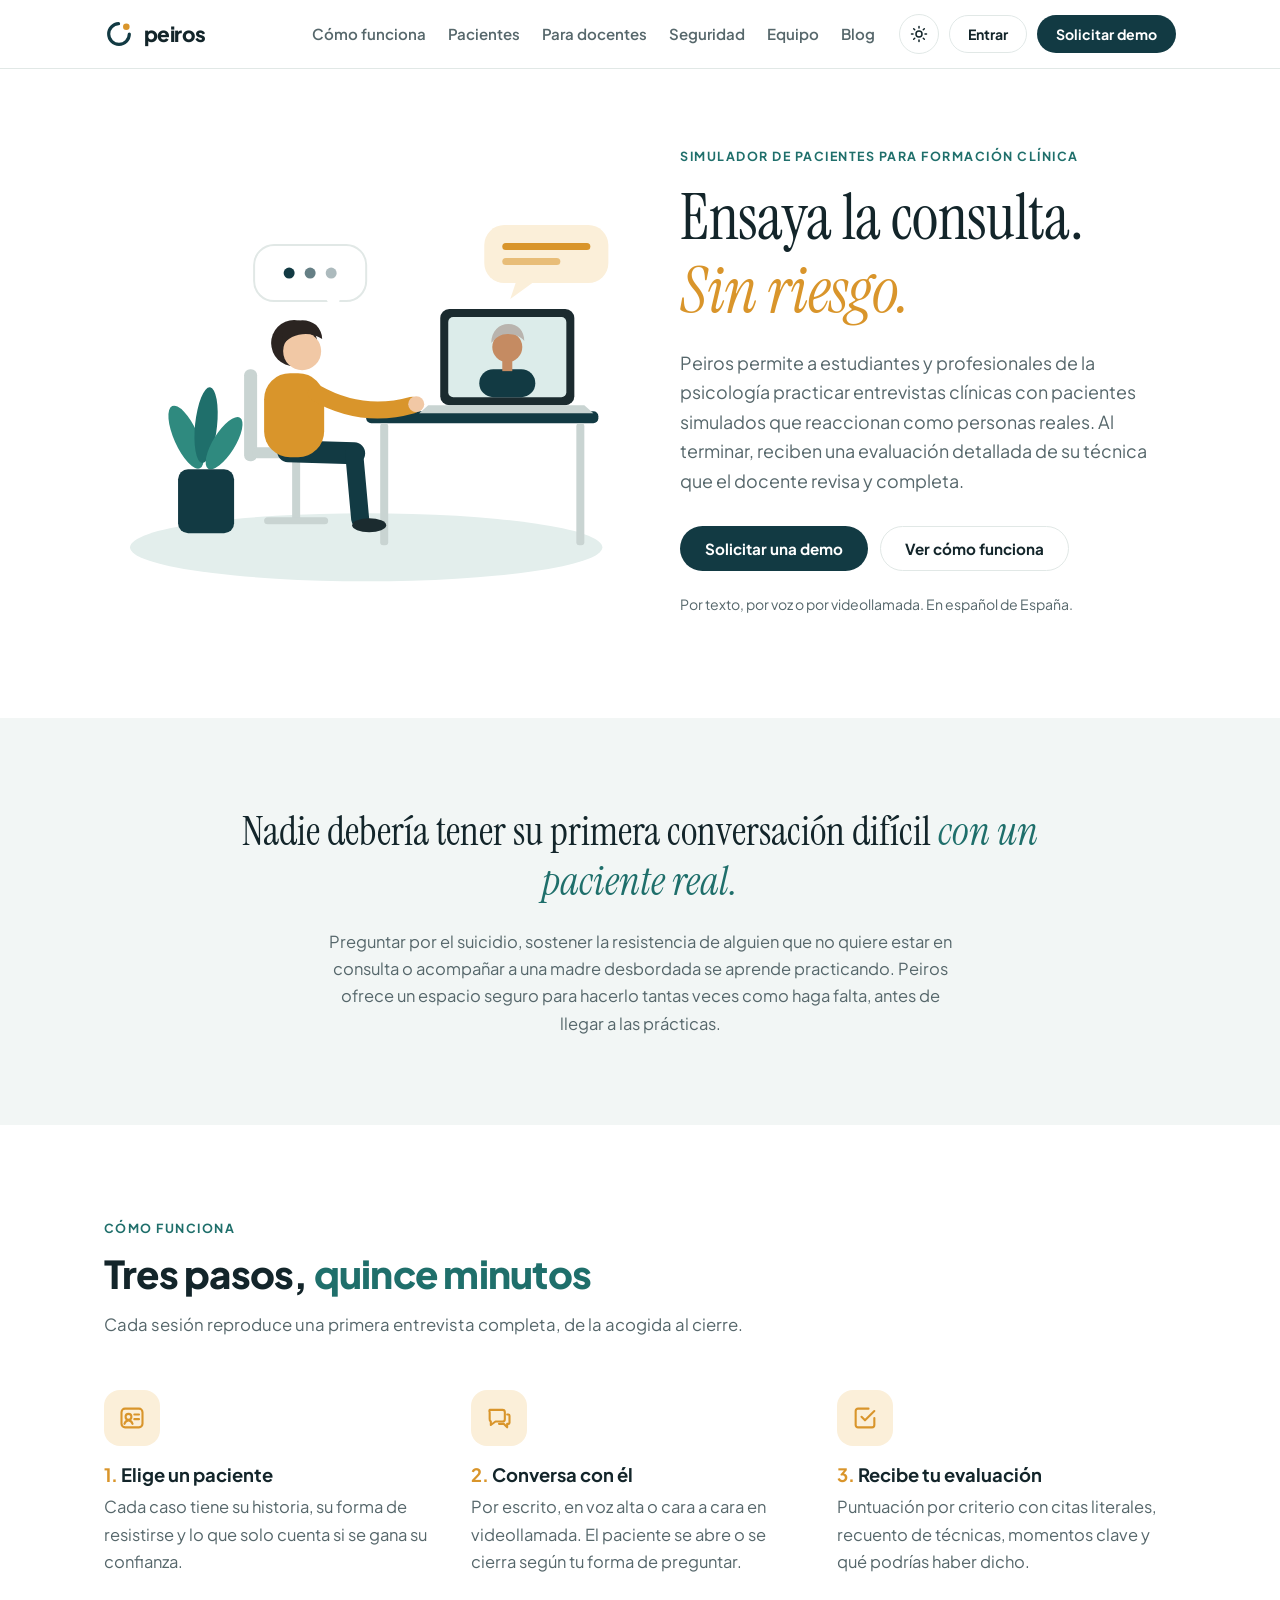
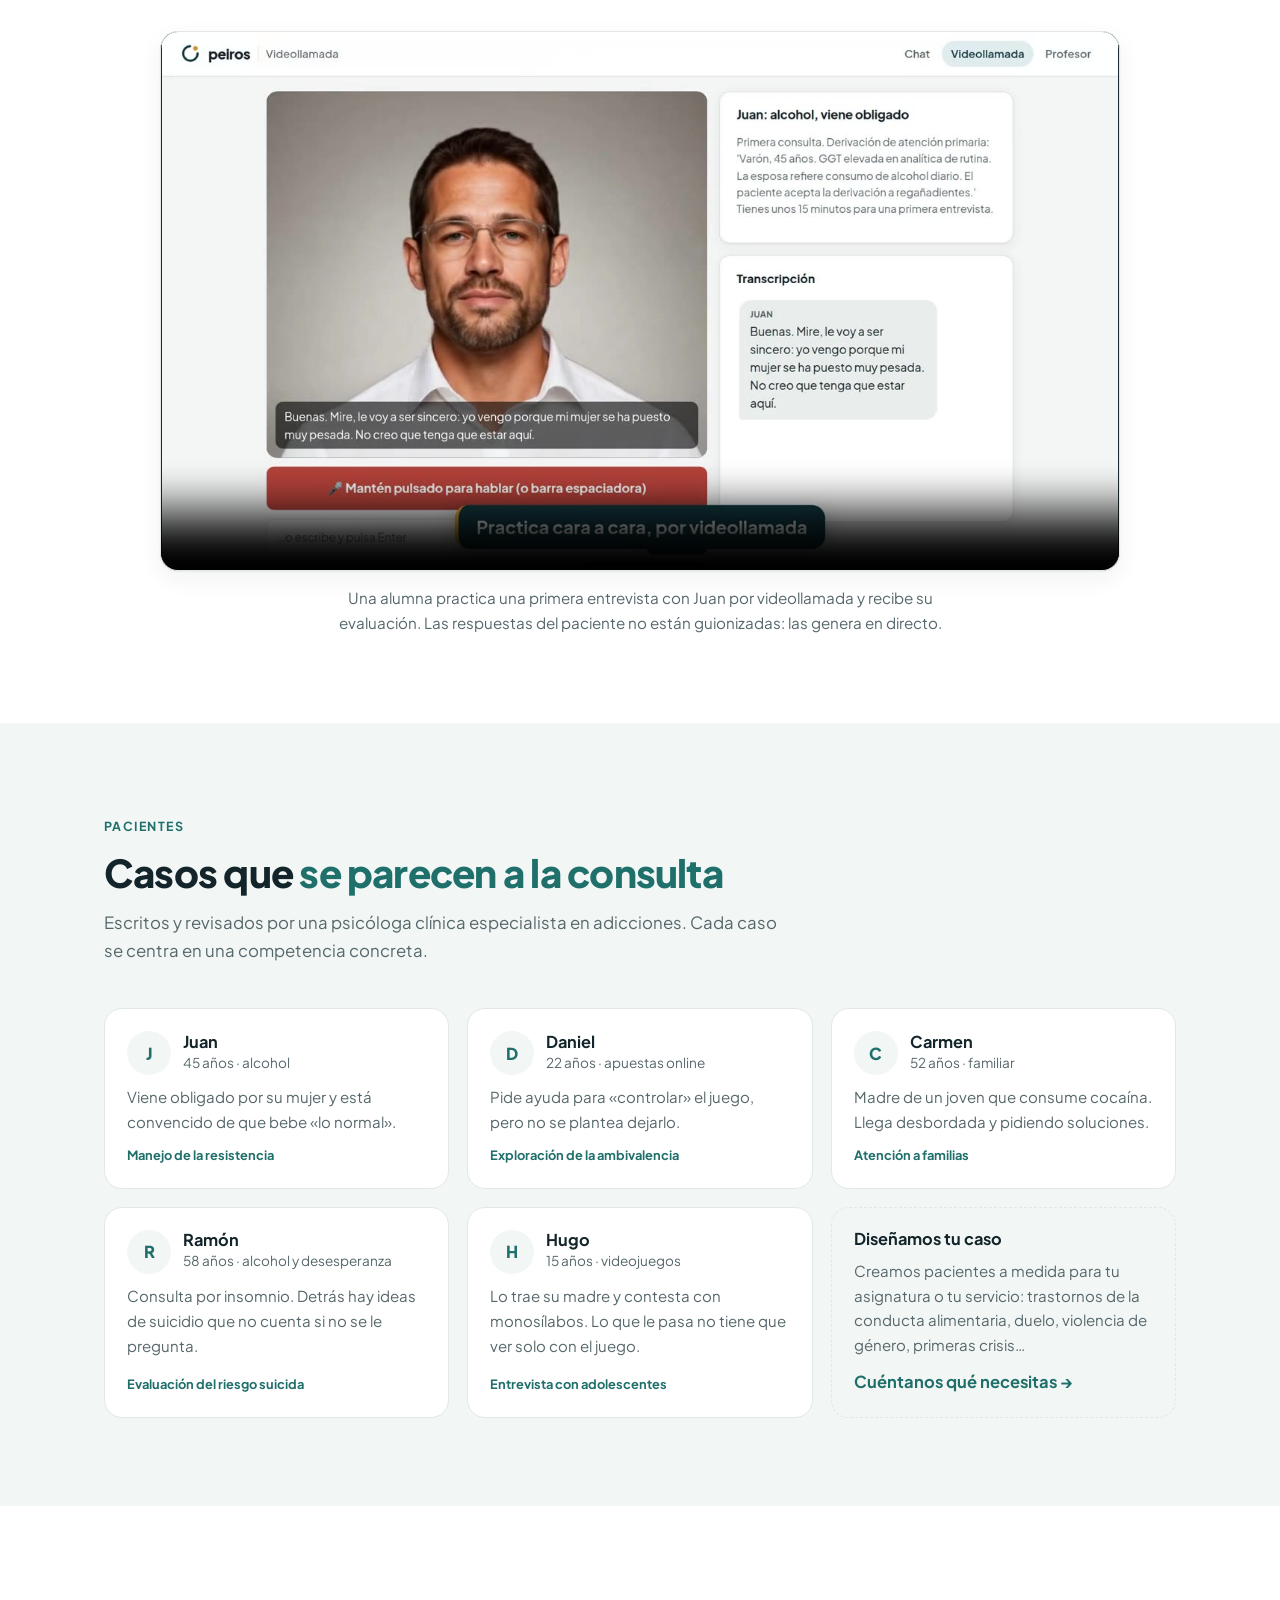
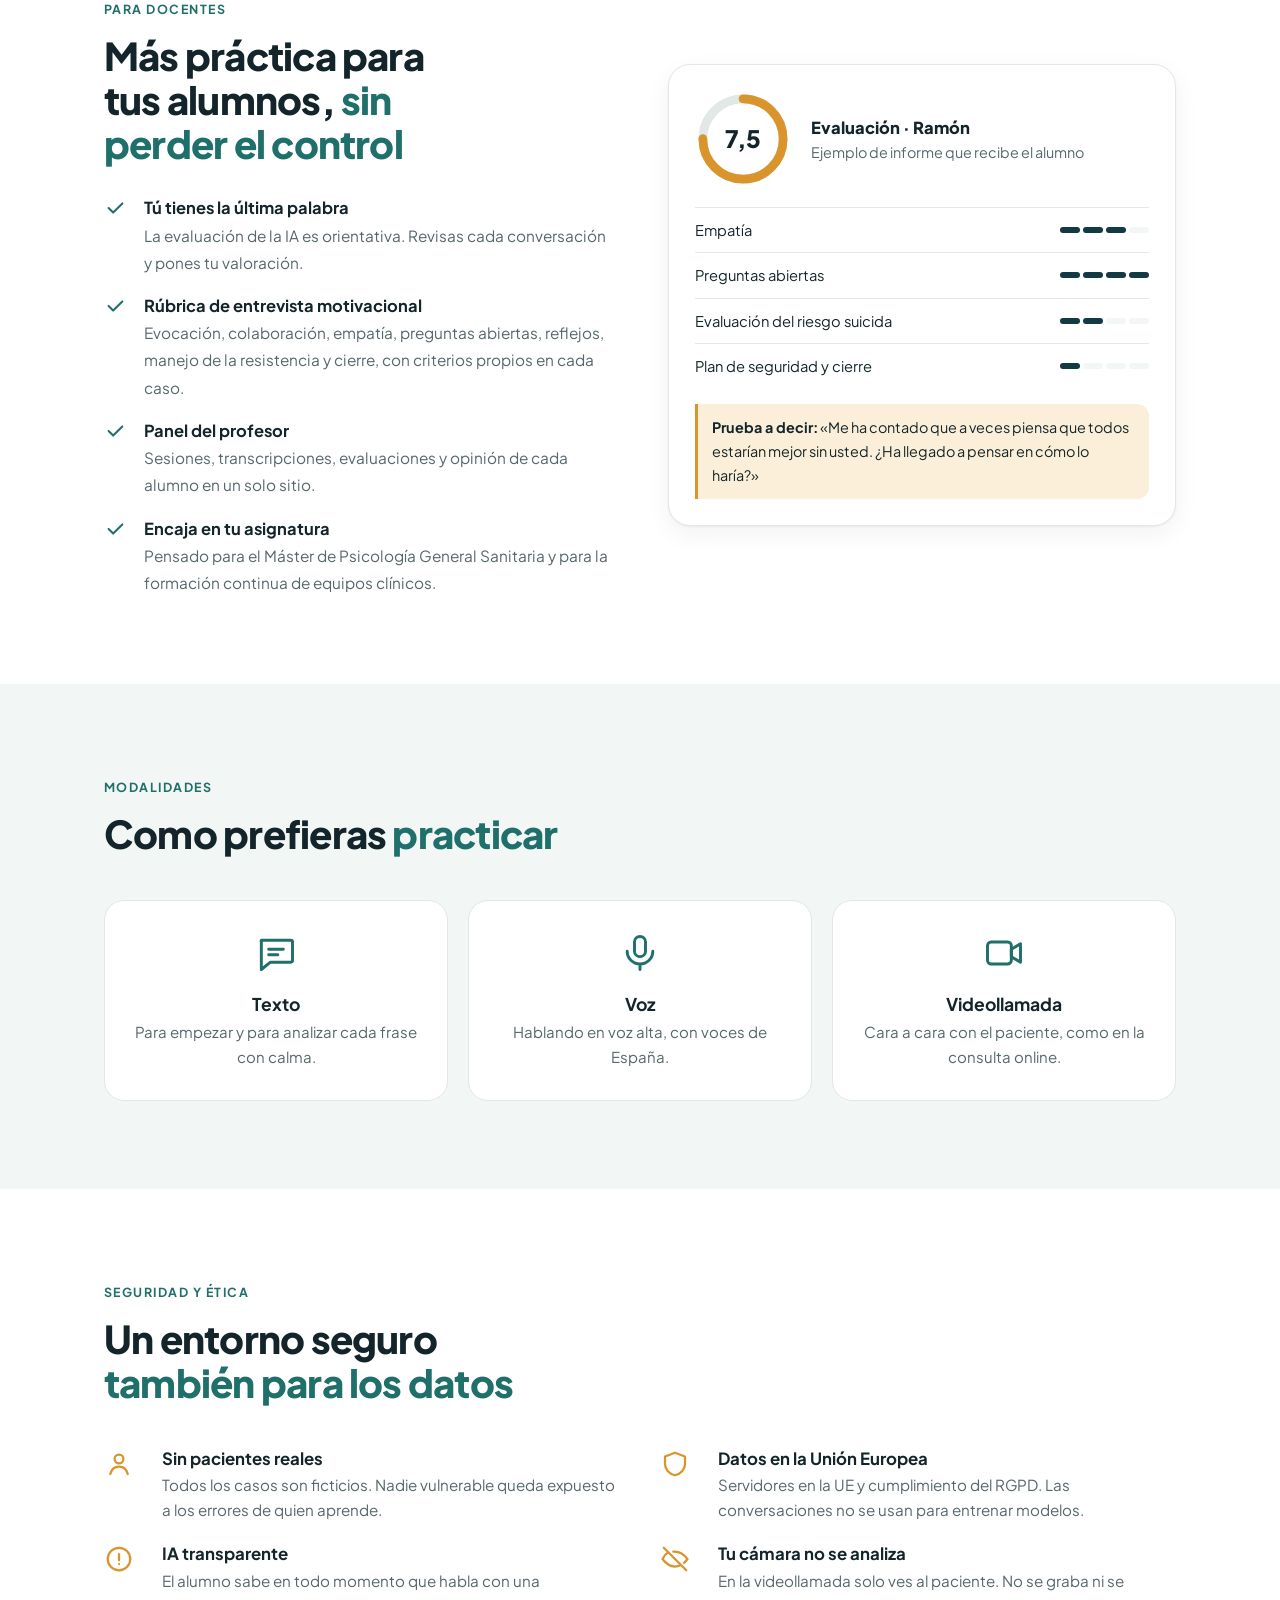
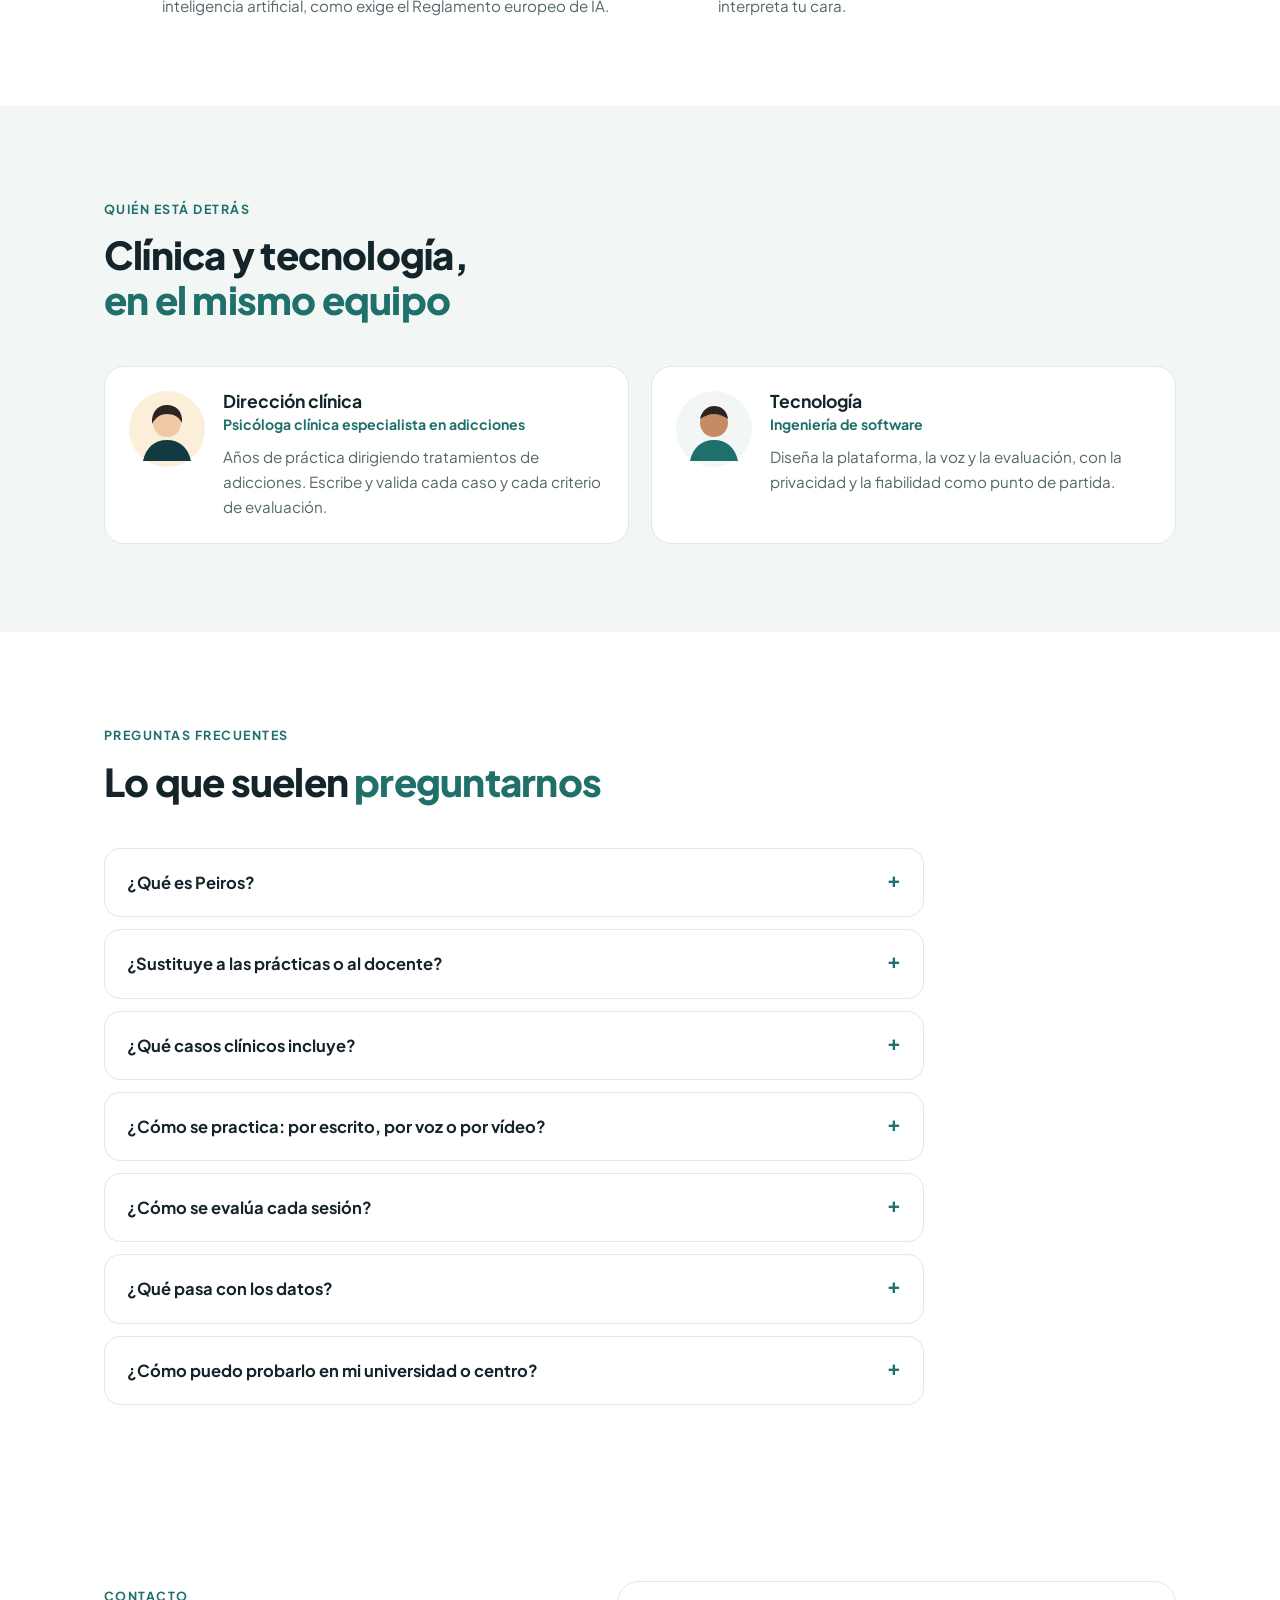
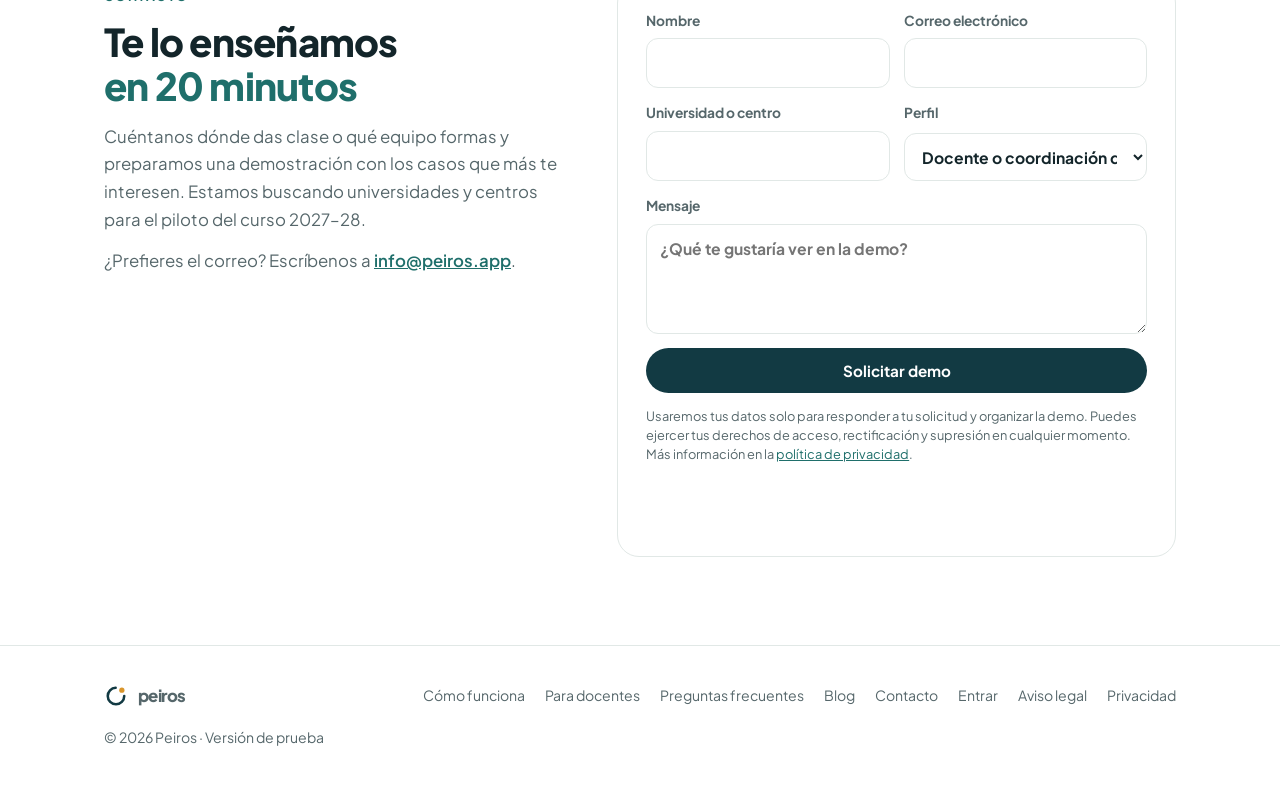
<file: index.html>
<!doctype html>
<html lang="es">
<head>
  <meta charset="utf-8">
  <meta name="viewport" content="width=device-width, initial-scale=1">
  <title>Peiros · Simulador de pacientes para formación clínica</title>
  <meta name="description" content="Peiros es un simulador de pacientes con IA para que estudiantes y profesionales de la psicología ensayen entrevistas clínicas sin riesgo y reciban una evaluación de su técnica.">
  <link rel="icon" href="assets/brand/favicon.svg" type="image/svg+xml">
  <link rel="canonical" href="https://peiros.app/">
  <meta name="robots" content="index, follow, max-image-preview:large">
  <meta name="theme-color" content="#123a43">
  <meta property="og:type" content="website">
  <meta property="og:site_name" content="Peiros">
  <meta property="og:locale" content="es_ES">
  <meta property="og:url" content="https://peiros.app/">
  <meta property="og:title" content="Peiros · Simulador de pacientes para formación clínica">
  <meta property="og:description" content="Ensaya la consulta sin riesgo: pacientes simulados con IA para practicar la entrevista clínica en psicología, con evaluación detallada y revisión docente.">
  <meta property="og:image" content="https://peiros.app/assets/brand/og-peiros.png">
  <meta property="og:image:width" content="1200">
  <meta property="og:image:height" content="630">
  <meta property="og:image:alt" content="Peiros. Ensaya la consulta. Sin riesgo.">
  <meta name="twitter:card" content="summary_large_image">
  <link rel="apple-touch-icon" href="assets/brand/apple-touch-icon.png">
  <link rel="preconnect" href="https://fonts.googleapis.com">
  <link rel="preconnect" href="https://fonts.gstatic.com" crossorigin>
  <link rel="stylesheet" href="https://fonts.googleapis.com/css2?family=Instrument+Serif:ital@0;1&family=Plus+Jakarta+Sans:wght@400;500;600;700;800&display=swap">
  <script>
    // Tema guardado antes de pintar, para evitar un parpadeo
    try { const t = localStorage.getItem("peiros-theme"); if (t) document.documentElement.dataset.theme = t; } catch (_) {}
  </script>
  <link rel="stylesheet" href="assets/landing.css">
  <script type="application/ld+json">{"@context": "https://schema.org", "@type": "Organization", "@id": "https://peiros.app/#organizacion", "name": "Peiros", "url": "https://peiros.app/", "logo": "https://peiros.app/assets/brand/apple-touch-icon.png", "description": "Simulador de pacientes con inteligencia artificial para la formación clínica en psicología.", "email": "info@peiros.app"}</script>
  <script type="application/ld+json">{"@context": "https://schema.org", "@type": "WebSite", "@id": "https://peiros.app/#web", "name": "Peiros", "url": "https://peiros.app/", "inLanguage": "es-ES", "publisher": {"@id": "https://peiros.app/#organizacion"}}</script>
  <script type="application/ld+json">{"@context": "https://schema.org", "@type": "SoftwareApplication", "name": "Peiros", "url": "https://peiros.app/", "applicationCategory": "EducationalApplication", "operatingSystem": "Navegador web", "inLanguage": "es-ES", "description": "Simulador de pacientes con IA para practicar la entrevista clínica por texto, voz o videollamada, con evaluación detallada de la técnica y revisión docente.", "publisher": {"@id": "https://peiros.app/#organizacion"}, "audience": {"@type": "EducationalAudience", "educationalRole": "student"}}</script>
  <script type="application/ld+json">{"@context": "https://schema.org", "@type": "FAQPage", "mainEntity": [{"@type": "Question", "name": "¿Qué es Peiros?", "acceptedAnswer": {"@type": "Answer", "text": "Peiros es un simulador de pacientes con inteligencia artificial para la formación clínica. Estudiantes y profesionales de la psicología practican entrevistas con pacientes ficticios que reaccionan como personas reales, y reciben una evaluación detallada de su técnica que el docente revisa y completa."}}, {"@type": "Question", "name": "¿Sustituye a las prácticas o al docente?", "acceptedAnswer": {"@type": "Answer", "text": "No. Peiros es un entrenamiento previo: permite ensayar tantas veces como haga falta antes de atender a pacientes reales. La evaluación automática es orientativa y la valoración final la hace siempre el docente."}}, {"@type": "Question", "name": "¿Qué casos clínicos incluye?", "acceptedAnswer": {"@type": "Answer", "text": "Incluye casos de adicciones y salud mental: un hombre que acude obligado por su consumo de alcohol, un joven con apuestas deportivas online, una madre preocupada por el consumo de cocaína de su hijo, un paciente con ideación suicida y un adolescente con uso problemático de videojuegos. También diseñamos casos a medida para cada asignatura."}}, {"@type": "Question", "name": "¿Cómo se practica: por escrito, por voz o por vídeo?", "acceptedAnswer": {"@type": "Answer", "text": "De las tres formas. Se puede escribir, hablar en voz alta o hacer una videollamada con el paciente, que responde con voz y rostro. Funciona en el navegador, sin instalar nada, también desde el móvil."}}, {"@type": "Question", "name": "¿Cómo se evalúa cada sesión?", "acceptedAnswer": {"@type": "Answer", "text": "Al terminar, el estudiante recibe una puntuación por criterio con citas literales de lo que dijo, un recuento de técnicas (preguntas abiertas, cerradas y reflejos), los momentos clave de la entrevista y qué podría haber dicho. El docente puede revisar cada sesión y añadir su propia valoración."}}, {"@type": "Question", "name": "¿Qué pasa con los datos?", "acceptedAnswer": {"@type": "Answer", "text": "Los servidores están en la Unión Europea, los proveedores de inteligencia artificial están configurados para no usar los datos para entrenar sus modelos y todos los pacientes son ficticios. Los detalles están en la política de privacidad."}}, {"@type": "Question", "name": "¿Cómo puedo probarlo en mi universidad o centro?", "acceptedAnswer": {"@type": "Answer", "text": "Estamos haciendo pruebas piloto con universidades y centros de formación. Solicita una demo en el formulario y te contamos las condiciones."}}]}</script>
  <script>window.PEIROS_APP_URL = "https://campus.peiros.app";</script>
</head>
<body>
  <header class="site-header">
    <div class="wrap">
      <a class="brand" href="index.html" aria-label="Peiros, inicio">
        <svg viewBox="0 0 32 32" aria-hidden="true"><circle cx="16" cy="16" r="11" fill="none" stroke="currentColor" stroke-width="3.4" stroke-linecap="round" stroke-dasharray="51 18.1"/><circle cx="23.8" cy="8.2" r="3.5" class="f-accent"/></svg>
        peiros
      </a>
      <nav class="site-nav" id="site-nav" aria-label="Secciones">
        <a href="#como-funciona">Cómo funciona</a>
        <a href="#pacientes">Pacientes</a>
        <a href="#docentes">Para docentes</a>
        <a href="#seguridad">Seguridad</a>
        <a href="#equipo">Equipo</a>
        <a href="blog/">Blog</a>
        <a class="nav-mobile-only" href="https://campus.peiros.app/entrar">Entrar</a>
      </nav>
      <div class="header-actions">
        <button class="theme-toggle" id="theme-toggle" type="button" aria-label="Cambiar entre modo claro y oscuro">
          <svg class="sun" viewBox="0 0 24 24" fill="none" stroke="currentColor" stroke-width="2" stroke-linecap="round"><circle cx="12" cy="12" r="4"/><path d="M12 2v2M12 20v2M4.9 4.9l1.4 1.4M17.7 17.7l1.4 1.4M2 12h2M20 12h2M4.9 19.1l1.4-1.4M17.7 6.3l1.4-1.4"/></svg>
          <svg class="moon" viewBox="0 0 24 24" fill="none" stroke="currentColor" stroke-width="2" stroke-linecap="round" stroke-linejoin="round"><path d="M21 12.8A9 9 0 1 1 11.2 3a7 7 0 0 0 9.8 9.8z"/></svg>
        </button>
        <a class="btn btn-ghost btn-small" href="https://campus.peiros.app/entrar">Entrar</a>
        <a class="btn btn-primary btn-small" href="#contacto">Solicitar demo</a>
        <button class="menu-toggle" id="menu-toggle" type="button" aria-label="Abrir el menú" aria-expanded="false" aria-controls="site-nav">
          <svg viewBox="0 0 24 24" fill="none" stroke="currentColor" stroke-width="2" stroke-linecap="round"><path class="l1" d="M4 7h16"/><path class="l2" d="M4 12h16"/><path class="l3" d="M4 17h16"/></svg>
        </button>
      </div>
    </div>
  </header>

  <main>
    <!-- Hero -->
    <section class="hero">
      <div class="wrap">
        <div class="illustration" aria-hidden="true">
          <svg viewBox="0 0 520 420">
            <ellipse cx="262" cy="372" rx="236" ry="34" class="f-floor"/>
            <!-- planta -->
            <g>
              <ellipse cx="82" cy="262" rx="12" ry="34" class="f-leaf" transform="rotate(-24 82 262)"/>
              <ellipse cx="102" cy="250" rx="11" ry="38" class="f-teal" transform="rotate(6 102 250)"/>
              <ellipse cx="120" cy="268" rx="11" ry="30" class="f-leaf" transform="rotate(32 120 268)"/>
              <rect x="74" y="294" width="56" height="64" rx="10" class="f-brand"/>
            </g>
            <!-- mesa -->
            <rect x="262" y="236" width="232" height="12" rx="5" class="f-brand"/>
            <rect x="276" y="248" width="8" height="122" rx="3" class="f-metal"/>
            <rect x="472" y="248" width="8" height="122" rx="3" class="f-metal"/>
            <!-- portátil con el paciente en pantalla -->
            <rect x="336" y="134" width="134" height="96" rx="9" class="f-dark"/>
            <rect x="344" y="142" width="118" height="80" rx="5" class="f-screen"/>
            <rect x="375" y="194" width="56" height="28" rx="14" class="f-brand"/>
            <rect x="398" y="183" width="10" height="13" class="f-skin2"/>
            <circle cx="403" cy="172" r="15" class="f-skin2"/>
            <path d="M387 168c0-12 8-19 17-19 10 0 16 7 16 17-4-5-10-7-17-7-6 0-11 3-16 9z" class="f-grey"/>
            <path d="M324 230h156l9 8H315z" class="f-metal"/>
            <!-- bocadillo del paciente -->
            <rect x="380" y="50" width="124" height="58" rx="20" class="f-accent-soft"/>
            <path d="M412 106l-6 18 22-16z" class="f-accent-soft"/>
            <rect x="398" y="68" width="88" height="7" rx="3.5" class="f-accent"/>
            <rect x="398" y="83" width="58" height="7" rx="3.5" class="f-accent" opacity=".55"/>
            <!-- bocadillo del estudiante -->
            <rect x="150" y="70" width="112" height="56" rx="20" class="f-card s-line" stroke-width="2"/>
            <path d="M222 124l10 18 4-20z" class="f-card"/>
            <circle cx="185" cy="98" r="5.5" class="f-brand"/>
            <circle cx="206" cy="98" r="5.5" class="f-brand" opacity=".65"/>
            <circle cx="227" cy="98" r="5.5" class="f-brand" opacity=".35"/>
            <!-- silla -->
            <rect x="140" y="194" width="13" height="92" rx="6" class="f-metal"/>
            <rect x="148" y="272" width="88" height="11" rx="5" class="f-metal"/>
            <rect x="188" y="283" width="8" height="62" class="f-metal"/>
            <rect x="160" y="342" width="64" height="7" rx="3.5" class="f-metal"/>
            <!-- estudiante -->
            <path d="M184 276 L250 278" class="s-brand" stroke-width="22" stroke-linecap="round" fill="none"/>
            <path d="M250 278 L256 344" class="s-brand" stroke-width="18" stroke-linecap="round" fill="none"/>
            <ellipse cx="265" cy="350" rx="17" ry="7" class="f-dark"/>
            <rect x="160" y="198" width="60" height="84" rx="26" class="f-accent"/>
            <path d="M212 218 Q258 244 308 230" class="s-accent" stroke-width="17" stroke-linecap="round" fill="none"/>
            <circle cx="312" cy="229" r="8" class="f-skin"/>
            <circle cx="190" cy="168" r="23" class="f-hair"/>
            <circle cx="198" cy="176" r="19" class="f-skin"/>
            <path d="M178 160c4-14 22-20 34-10 4 4 6 9 6 14-8-6-20-7-30-2-4 2-7 5-10 9z" class="f-hair"/>
          </svg>
        </div>
        <div>
          <span class="eyebrow">Simulador de pacientes para formación clínica</span>
          <h1>Ensaya la consulta. <em>Sin riesgo.</em></h1>
          <p class="lead">Peiros permite a estudiantes y profesionales de la psicología practicar entrevistas clínicas con pacientes simulados que reaccionan como personas reales. Al terminar, reciben una evaluación detallada de su técnica que el docente revisa y completa.</p>
          <div class="hero-actions">
            <a class="btn btn-primary" href="#contacto">Solicitar una demo</a>
            <a class="btn btn-ghost" href="#como-funciona">Ver cómo funciona</a>
          </div>
          <p class="hero-note">Por texto, por voz o por videollamada. En español de España.</p>
        </div>
      </div>
    </section>

    <!-- Declaración -->
    <section class="soft statement">
      <div class="wrap">
        <blockquote>Nadie debería tener su primera conversación difícil <em>con un paciente real.</em></blockquote>
        <p>Preguntar por el suicidio, sostener la resistencia de alguien que no quiere estar en consulta o acompañar a una madre desbordada se aprende practicando. Peiros ofrece un espacio seguro para hacerlo tantas veces como haga falta, antes de llegar a las prácticas.</p>
      </div>
    </section>

    <!-- Cómo funciona -->
    <section id="como-funciona">
      <div class="wrap">
        <div class="section-head">
          <span class="eyebrow">Cómo funciona</span>
          <h2>Tres pasos, <span>quince minutos</span></h2>
          <p>Cada sesión reproduce una primera entrevista completa, de la acogida al cierre.</p>
        </div>
        <div class="steps">
          <div class="step">
            <div class="step-icon"><svg viewBox="0 0 24 24" fill="none" stroke="currentColor" stroke-width="1.8" stroke-linecap="round" stroke-linejoin="round"><rect x="3" y="4" width="18" height="16" rx="3"/><circle cx="9" cy="11" r="2.5"/><path d="M5.5 17c.8-2 2-3 3.5-3s2.7 1 3.5 3M14 9h4M14 13h4"/></svg></div>
            <h3>Elige un paciente</h3>
            <p>Cada caso tiene su historia, su forma de resistirse y lo que solo cuenta si se gana su confianza.</p>
          </div>
          <div class="step">
            <div class="step-icon"><svg viewBox="0 0 24 24" fill="none" stroke="currentColor" stroke-width="1.8" stroke-linecap="round" stroke-linejoin="round"><path d="M4 5h11a2 2 0 0 1 2 2v6a2 2 0 0 1-2 2H9l-4 3v-3a2 2 0 0 1-1-2V7a2 2 0 0 1 0-2z"/><path d="M19 9h1a1 1 0 0 1 1 1v6a1 1 0 0 1-1 1h-1v3l-3-3h-4"/></svg></div>
            <h3>Conversa con él</h3>
            <p>Por escrito, en voz alta o cara a cara en videollamada. El paciente se abre o se cierra según tu forma de preguntar.</p>
          </div>
          <div class="step">
            <div class="step-icon"><svg viewBox="0 0 24 24" fill="none" stroke="currentColor" stroke-width="1.8" stroke-linecap="round" stroke-linejoin="round"><path d="M9 11l3 3 8-8"/><path d="M20 12v6a2 2 0 0 1-2 2H6a2 2 0 0 1-2-2V6a2 2 0 0 1 2-2h9"/></svg></div>
            <h3>Recibe tu evaluación</h3>
            <p>Puntuación por criterio con citas literales, recuento de técnicas, momentos clave y qué podrías haber dicho.</p>
          </div>
        </div>
        <figure class="demo-video">
          <video controls playsinline preload="none" poster="assets/media/peiros-demo-16x9.jpg"
                 data-poster-v="assets/media/peiros-demo-9x16.jpg" aria-label="Vídeo: una sesión de práctica con Peiros">
            <source src="assets/media/peiros-demo-9x16.mp4" type="video/mp4" media="(max-width: 640px)">
            <source src="assets/media/peiros-demo-16x9.mp4" type="video/mp4">
          </video>
          <figcaption>Una alumna practica una primera entrevista con Juan por videollamada y recibe su evaluación. Las respuestas del paciente no están guionizadas: las genera en directo.</figcaption>
        </figure>
      </div>
    </section>

    <!-- Pacientes -->
    <section id="pacientes" class="soft">
      <div class="wrap">
        <div class="section-head">
          <span class="eyebrow">Pacientes</span>
          <h2>Casos que <span>se parecen a la consulta</span></h2>
          <p>Escritos y revisados por una psicóloga clínica especialista en adicciones. Cada caso se centra en una competencia concreta.</p>
        </div>
        <div class="patients">
          <article class="patient">
            <div class="patient-head"><div class="patient-avatar">J</div><div><h3>Juan</h3><div class="age">45 años · alcohol</div></div></div>
            <p>Viene obligado por su mujer y está convencido de que bebe «lo normal».</p>
            <div class="skill">Manejo de la resistencia</div>
          </article>
          <article class="patient">
            <div class="patient-head"><div class="patient-avatar">D</div><div><h3>Daniel</h3><div class="age">22 años · apuestas online</div></div></div>
            <p>Pide ayuda para «controlar» el juego, pero no se plantea dejarlo.</p>
            <div class="skill">Exploración de la ambivalencia</div>
          </article>
          <article class="patient">
            <div class="patient-head"><div class="patient-avatar">C</div><div><h3>Carmen</h3><div class="age">52 años · familiar</div></div></div>
            <p>Madre de un joven que consume cocaína. Llega desbordada y pidiendo soluciones.</p>
            <div class="skill">Atención a familias</div>
          </article>
          <article class="patient">
            <div class="patient-head"><div class="patient-avatar">R</div><div><h3>Ramón</h3><div class="age">58 años · alcohol y desesperanza</div></div></div>
            <p>Consulta por insomnio. Detrás hay ideas de suicidio que no cuenta si no se le pregunta.</p>
            <div class="skill">Evaluación del riesgo suicida</div>
          </article>
          <article class="patient">
            <div class="patient-head"><div class="patient-avatar">H</div><div><h3>Hugo</h3><div class="age">15 años · videojuegos</div></div></div>
            <p>Lo trae su madre y contesta con monosílabos. Lo que le pasa no tiene que ver solo con el juego.</p>
            <div class="skill">Entrevista con adolescentes</div>
          </article>
          <article class="patient custom">
            <h3>Diseñamos tu caso</h3>
            <p>Creamos pacientes a medida para tu asignatura o tu servicio: trastornos de la conducta alimentaria, duelo, violencia de género, primeras crisis…</p>
            <a href="#contacto">Cuéntanos qué necesitas →</a>
          </article>
        </div>
      </div>
    </section>

    <!-- Para docentes -->
    <section id="docentes">
      <div class="wrap split">
        <div>
          <div class="section-head" style="margin-bottom:28px">
            <span class="eyebrow">Para docentes</span>
            <h2>Más práctica para tus alumnos, <span>sin perder el control</span></h2>
          </div>
          <ul class="checks">
            <li><svg viewBox="0 0 24 24" fill="none" stroke="currentColor" stroke-width="2.2" stroke-linecap="round" stroke-linejoin="round"><path d="M5 12l5 5L20 7"/></svg><div><b>Tú tienes la última palabra</b><span>La evaluación de la IA es orientativa. Revisas cada conversación y pones tu valoración.</span></div></li>
            <li><svg viewBox="0 0 24 24" fill="none" stroke="currentColor" stroke-width="2.2" stroke-linecap="round" stroke-linejoin="round"><path d="M5 12l5 5L20 7"/></svg><div><b>Rúbrica de entrevista motivacional</b><span>Evocación, colaboración, empatía, preguntas abiertas, reflejos, manejo de la resistencia y cierre, con criterios propios en cada caso.</span></div></li>
            <li><svg viewBox="0 0 24 24" fill="none" stroke="currentColor" stroke-width="2.2" stroke-linecap="round" stroke-linejoin="round"><path d="M5 12l5 5L20 7"/></svg><div><b>Panel del profesor</b><span>Sesiones, transcripciones, evaluaciones y opinión de cada alumno en un solo sitio.</span></div></li>
            <li><svg viewBox="0 0 24 24" fill="none" stroke="currentColor" stroke-width="2.2" stroke-linecap="round" stroke-linejoin="round"><path d="M5 12l5 5L20 7"/></svg><div><b>Encaja en tu asignatura</b><span>Pensado para el Máster de Psicología General Sanitaria y para la formación continua de equipos clínicos.</span></div></li>
          </ul>
        </div>
        <div class="mock" aria-label="Ejemplo de evaluación">
          <div class="mock-top">
            <div class="mock-ring">
              <svg viewBox="0 0 110 110"><circle cx="55" cy="55" r="46" fill="none" stroke-width="10" class="s-line"/><circle cx="55" cy="55" r="46" fill="none" stroke-width="10" stroke-linecap="round" class="s-accent" stroke-dasharray="289" stroke-dashoffset="72"/></svg>
              <span>7,5</span>
            </div>
            <div><div class="mock-title">Evaluación · Ramón</div><div class="mock-sub">Ejemplo de informe que recibe el alumno</div></div>
          </div>
          <div class="mock-row"><span>Empatía</span><span class="bars"><i class="on"></i><i class="on"></i><i class="on"></i><i></i></span></div>
          <div class="mock-row"><span>Preguntas abiertas</span><span class="bars"><i class="on"></i><i class="on"></i><i class="on"></i><i class="on"></i></span></div>
          <div class="mock-row"><span>Evaluación del riesgo suicida</span><span class="bars"><i class="on"></i><i class="on"></i><i></i><i></i></span></div>
          <div class="mock-row"><span>Plan de seguridad y cierre</span><span class="bars"><i class="on"></i><i></i><i></i><i></i></span></div>
          <div class="mock-quote"><b>Prueba a decir:</b> «Me ha contado que a veces piensa que todos estarían mejor sin usted. ¿Ha llegado a pensar en cómo lo haría?»</div>
        </div>
      </div>
    </section>

    <!-- Modalidades -->
    <section class="soft">
      <div class="wrap">
        <div class="section-head">
          <span class="eyebrow">Modalidades</span>
          <h2>Como prefieras <span>practicar</span></h2>
        </div>
        <div class="modes">
          <div class="mode">
            <svg viewBox="0 0 24 24" fill="none" stroke="currentColor" stroke-width="1.6" stroke-linecap="round" stroke-linejoin="round"><path d="M4 5h16a1 1 0 0 1 1 1v10a1 1 0 0 1-1 1H9l-5 4V6a1 1 0 0 1 0-1z"/><path d="M8 10h8M8 13h5"/></svg>
            <h3>Texto</h3><p>Para empezar y para analizar cada frase con calma.</p>
          </div>
          <div class="mode">
            <svg viewBox="0 0 24 24" fill="none" stroke="currentColor" stroke-width="1.6" stroke-linecap="round" stroke-linejoin="round"><rect x="9" y="3" width="6" height="11" rx="3"/><path d="M5 11a7 7 0 0 0 14 0M12 18v3"/></svg>
            <h3>Voz</h3><p>Hablando en voz alta, con voces de España.</p>
          </div>
          <div class="mode">
            <svg viewBox="0 0 24 24" fill="none" stroke="currentColor" stroke-width="1.6" stroke-linecap="round" stroke-linejoin="round"><rect x="3" y="6" width="13" height="12" rx="2"/><path d="M16 10l5-3v10l-5-3z"/></svg>
            <h3>Videollamada</h3><p>Cara a cara con el paciente, como en la consulta online.</p>
          </div>
        </div>
      </div>
    </section>

    <!-- Seguridad -->
    <section id="seguridad">
      <div class="wrap">
        <div class="section-head">
          <span class="eyebrow">Seguridad y ética</span>
          <h2>Un entorno seguro <span>también para los datos</span></h2>
        </div>
        <div class="pillars">
          <div class="pillar"><svg viewBox="0 0 24 24" fill="none" stroke="currentColor" stroke-width="1.8" stroke-linecap="round" stroke-linejoin="round"><circle cx="12" cy="8" r="3.5"/><path d="M5 20c1-4 3.5-6 7-6s6 2 7 6"/></svg><div><h3>Sin pacientes reales</h3><p>Todos los casos son ficticios. Nadie vulnerable queda expuesto a los errores de quien aprende.</p></div></div>
          <div class="pillar"><svg viewBox="0 0 24 24" fill="none" stroke="currentColor" stroke-width="1.8" stroke-linecap="round" stroke-linejoin="round"><path d="M12 3l8 3v6c0 4.5-3.4 8-8 9-4.6-1-8-4.5-8-9V6z"/></svg><div><h3>Datos en la Unión Europea</h3><p>Servidores en la UE y cumplimiento del RGPD. Las conversaciones no se usan para entrenar modelos.</p></div></div>
          <div class="pillar"><svg viewBox="0 0 24 24" fill="none" stroke="currentColor" stroke-width="1.8" stroke-linecap="round" stroke-linejoin="round"><circle cx="12" cy="12" r="9"/><path d="M12 8v5M12 16h.01"/></svg><div><h3>IA transparente</h3><p>El alumno sabe en todo momento que habla con una inteligencia artificial, como exige el Reglamento europeo de IA.</p></div></div>
          <div class="pillar"><svg viewBox="0 0 24 24" fill="none" stroke="currentColor" stroke-width="1.8" stroke-linecap="round" stroke-linejoin="round"><path d="M3 3l18 18M10.6 6.1A9.9 9.9 0 0 1 12 6c5 0 8.5 4 10 6-.6.8-1.5 2-2.7 3.1M6.6 6.6C4.4 8 2.8 10.4 2 12c1.5 2 5 6 10 6 1.6 0 3-.4 4.3-1"/></svg><div><h3>Tu cámara no se analiza</h3><p>En la videollamada solo ves al paciente. No se graba ni se interpreta tu cara.</p></div></div>
        </div>
      </div>
    </section>

    <!-- Equipo -->
    <section id="equipo" class="soft">
      <div class="wrap">
        <div class="section-head">
          <span class="eyebrow">Quién está detrás</span>
          <h2>Clínica y tecnología, <span>en el mismo equipo</span></h2>
        </div>
        <div class="team">
          <article class="member">
            <svg viewBox="0 0 76 76" aria-hidden="true"><circle cx="38" cy="38" r="38" class="f-accent-soft"/><path d="M14 70c3-14 12-21 24-21s21 7 24 21z" class="f-brand"/><circle cx="38" cy="32" r="14" class="f-skin"/><path d="M23 33c-1-12 6-19 15-19s16 6 15 18c-3-6-8-9-15-9s-12 4-15 10z" class="f-hair"/></svg>
            <div><h3>Dirección clínica</h3><div class="role">Psicóloga clínica especialista en adicciones</div><p>Años de práctica dirigiendo tratamientos de adicciones. Escribe y valida cada caso y cada criterio de evaluación.</p></div>
          </article>
          <article class="member">
            <svg viewBox="0 0 76 76" aria-hidden="true"><circle cx="38" cy="38" r="38" class="f-soft"/><path d="M14 70c3-14 12-21 24-21s21 7 24 21z" class="f-teal"/><circle cx="38" cy="32" r="14" class="f-skin2"/><path d="M24 28c2-9 8-13 14-13 7 0 13 4 14 13-4-3-9-5-14-5s-10 2-14 5z" class="f-hair"/></svg>
            <div><h3>Tecnología</h3><div class="role">Ingeniería de software</div><p>Diseña la plataforma, la voz y la evaluación, con la privacidad y la fiabilidad como punto de partida.</p></div>
          </article>
        </div>
      </div>
    </section>

    <!-- Preguntas frecuentes -->
    <section id="preguntas">
      <div class="wrap">
        <div class="section-head">
          <span class="eyebrow">Preguntas frecuentes</span>
          <h2>Lo que suelen <span>preguntarnos</span></h2>
        </div>
        <div class="faq">
          <details>
            <summary>¿Qué es Peiros?</summary>
            <p>Peiros es un simulador de pacientes con inteligencia artificial para la formación clínica. Estudiantes y profesionales de la psicología practican entrevistas con pacientes ficticios que reaccionan como personas reales, y reciben una evaluación detallada de su técnica que el docente revisa y completa.</p>
          </details>
          <details>
            <summary>¿Sustituye a las prácticas o al docente?</summary>
            <p>No. Peiros es un entrenamiento previo: permite ensayar tantas veces como haga falta antes de atender a pacientes reales. La evaluación automática es orientativa y la valoración final la hace siempre el docente.</p>
          </details>
          <details>
            <summary>¿Qué casos clínicos incluye?</summary>
            <p>Incluye casos de adicciones y salud mental: un hombre que acude obligado por su consumo de alcohol, un joven con apuestas deportivas online, una madre preocupada por el consumo de cocaína de su hijo, un paciente con ideación suicida y un adolescente con uso problemático de videojuegos. También diseñamos casos a medida para cada asignatura.</p>
          </details>
          <details>
            <summary>¿Cómo se practica: por escrito, por voz o por vídeo?</summary>
            <p>De las tres formas. Se puede escribir, hablar en voz alta o hacer una videollamada con el paciente, que responde con voz y rostro. Funciona en el navegador, sin instalar nada, también desde el móvil.</p>
          </details>
          <details>
            <summary>¿Cómo se evalúa cada sesión?</summary>
            <p>Al terminar, el estudiante recibe una puntuación por criterio con citas literales de lo que dijo, un recuento de técnicas (preguntas abiertas, cerradas y reflejos), los momentos clave de la entrevista y qué podría haber dicho. El docente puede revisar cada sesión y añadir su propia valoración.</p>
          </details>
          <details>
            <summary>¿Qué pasa con los datos?</summary>
            <p>Los servidores están en la Unión Europea, los proveedores de inteligencia artificial están configurados para no usar los datos para entrenar sus modelos y todos los pacientes son ficticios. Los detalles están en la <a href="privacidad.html">política de privacidad</a>.</p>
          </details>
          <details>
            <summary>¿Cómo puedo probarlo en mi universidad o centro?</summary>
            <p>Estamos haciendo pruebas piloto con universidades y centros de formación. Solicita una demo en el formulario y te contamos las condiciones.</p>
          </details>
        </div>
      </div>
    </section>

    <!-- Contacto -->
    <section id="contacto">
      <div class="wrap contact">
        <div>
          <div class="section-head">
            <span class="eyebrow">Contacto</span>
            <h2>Te lo enseñamos <span>en 20 minutos</span></h2>
            <p>Cuéntanos dónde das clase o qué equipo formas y preparamos una demostración con los casos que más te interesen. Estamos buscando universidades y centros para el piloto del curso 2027–28.</p>
            <p class="contact-mail">¿Prefieres el correo? Escríbenos a <a href="mailto:info@peiros.app">info@peiros.app</a>.</p>
          </div>
        </div>
        <form id="contact-form" novalidate>
          <div class="row">
            <label for="c-name">Nombre<input id="c-name" name="name" required maxlength="120" autocomplete="name"></label>
            <label for="c-email">Correo electrónico<input id="c-email" name="email" type="email" required maxlength="200" autocomplete="email"></label>
          </div>
          <div class="row">
            <label for="c-org">Universidad o centro<input id="c-org" name="organization" maxlength="200" autocomplete="organization"></label>
            <label for="c-role">Perfil
              <select id="c-role" name="role">
                <option>Docente o coordinación de máster</option>
                <option>Dirección de centro o servicio</option>
                <option>Profesional de la psicología</option>
                <option>Estudiante</option>
                <option>Otro</option>
              </select>
            </label>
          </div>
          <label for="c-message">Mensaje<textarea id="c-message" name="message" maxlength="3000" placeholder="¿Qué te gustaría ver en la demo?"></textarea></label>
          <label class="hp" aria-hidden="true">No rellenar<input name="website" tabindex="-1" autocomplete="off"></label>
          <button class="btn btn-primary" type="submit">Solicitar demo</button>
          <p class="form-legal">Usaremos tus datos solo para responder a tu solicitud y organizar la demo. Puedes ejercer tus derechos de acceso, rectificación y supresión en cualquier momento. Más información en la <a href="privacidad.html">política de privacidad</a>.</p>
          <p class="form-status" id="form-status" role="status"></p>
        </form>
      </div>
    </section>
  </main>

  <footer class="site-footer">
    <div class="wrap">
      <a class="brand" href="index.html" style="font-size:1.05rem">
        <svg viewBox="0 0 32 32" aria-hidden="true" style="width:24px;height:24px"><circle cx="16" cy="16" r="11" fill="none" stroke="currentColor" stroke-width="3.4" stroke-linecap="round" stroke-dasharray="51 18.1"/><circle cx="23.8" cy="8.2" r="3.5" class="f-accent"/></svg>
        peiros
      </a>
      <nav aria-label="Pie de página"><a href="#como-funciona">Cómo funciona</a><a href="#docentes">Para docentes</a><a href="#preguntas">Preguntas frecuentes</a><a href="blog/">Blog</a><a href="#contacto">Contacto</a><a href="https://campus.peiros.app/entrar">Entrar</a><a href="aviso-legal.html">Aviso legal</a><a href="privacidad.html">Privacidad</a></nav>
      <span>© 2026 Peiros · Versión de prueba</span>
    </div>
  </footer>

  <script src="assets/landing.js"></script>
</body>
</html>
</file>
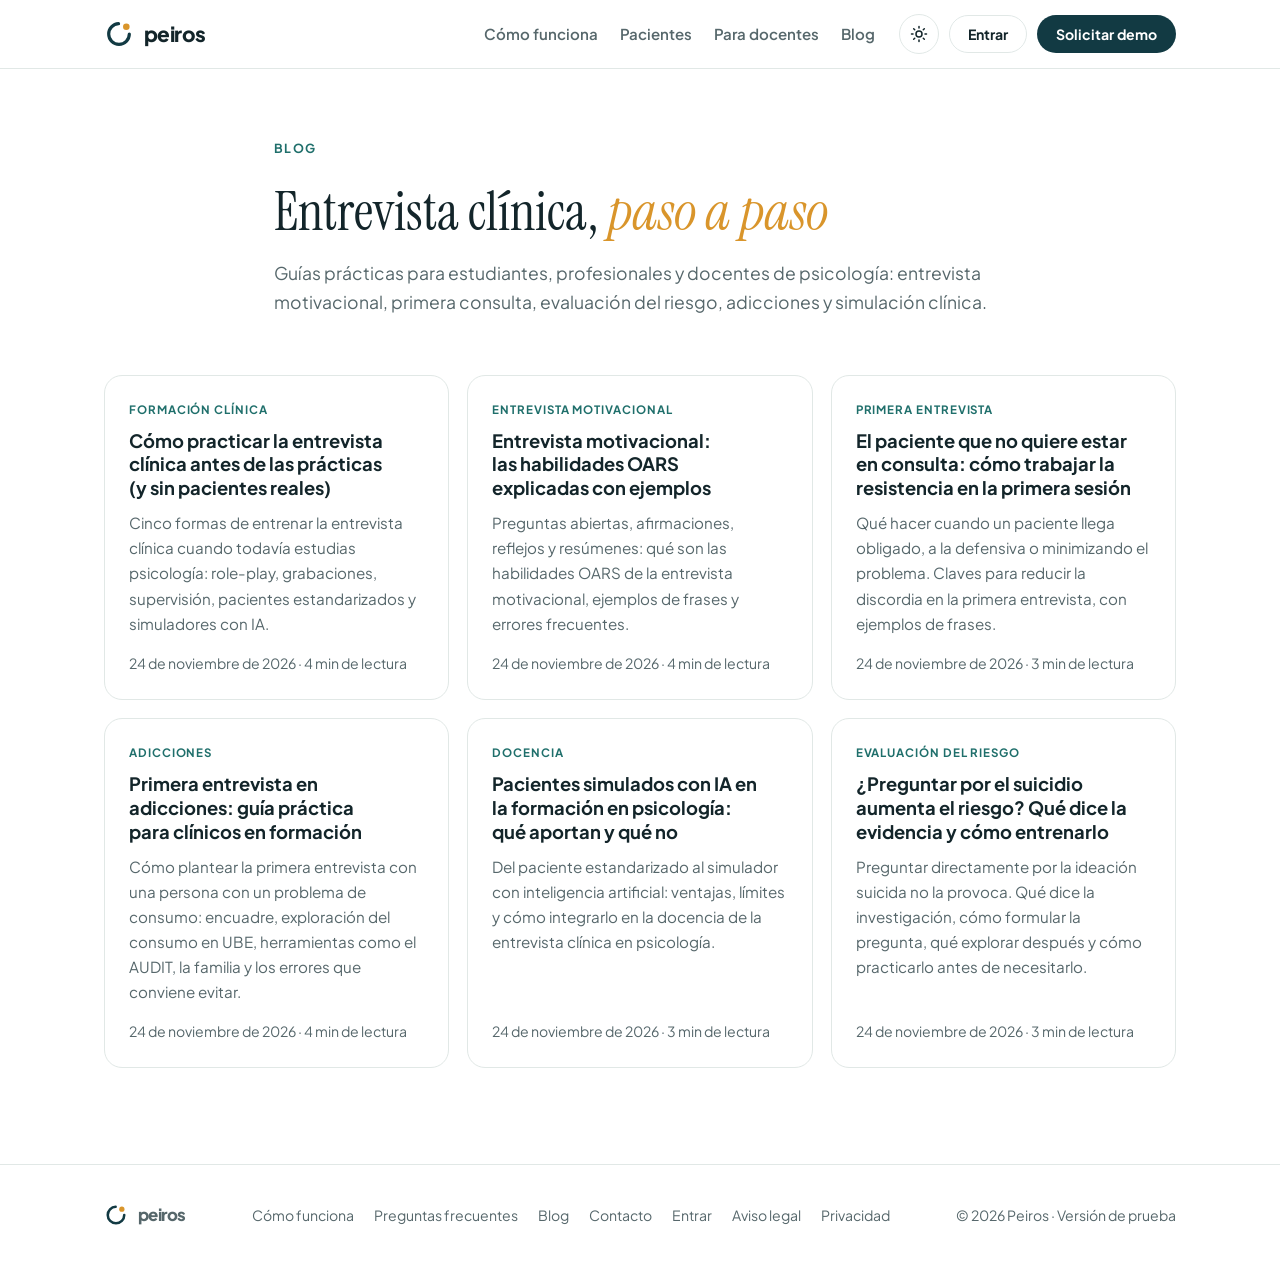
<file: blog/index.html>
<!doctype html>
<html lang="es">
<head>
  <meta charset="utf-8">
  <meta name="viewport" content="width=device-width, initial-scale=1">
  <title>Blog de Peiros · Entrevista clínica y formación en psicología</title>
  <meta name="description" content="Guías prácticas sobre entrevista clínica, entrevista motivacional, evaluación del riesgo suicida, adicciones y simulación para la formación en psicología.">
  <link rel="canonical" href="https://peiros.app/blog/">
  <meta name="robots" content="index, follow, max-image-preview:large">
  <meta name="theme-color" content="#123a43">
  <meta property="og:type" content="website">
  <meta property="og:site_name" content="Peiros">
  <meta property="og:locale" content="es_ES">
  <meta property="og:url" content="https://peiros.app/blog/">
  <meta property="og:title" content="Blog de Peiros · Entrevista clínica y formación en psicología">
  <meta property="og:description" content="Guías prácticas sobre entrevista clínica, entrevista motivacional, evaluación del riesgo suicida, adicciones y simulación para la formación en psicología.">
  <meta property="og:image" content="https://peiros.app/assets/brand/og-peiros.png">
  <meta property="og:image:width" content="1200">
  <meta property="og:image:height" content="630">
  <meta name="twitter:card" content="summary_large_image">
  <link rel="icon" href="/assets/brand/favicon.svg" type="image/svg+xml">
  <link rel="apple-touch-icon" href="/assets/brand/apple-touch-icon.png">
  <link rel="alternate" type="application/rss+xml" title="Blog de Peiros" href="/blog/feed.xml">
  <link rel="preconnect" href="https://fonts.googleapis.com">
  <link rel="preconnect" href="https://fonts.gstatic.com" crossorigin>
  <link rel="stylesheet" href="https://fonts.googleapis.com/css2?family=Instrument+Serif:ital@0;1&family=Plus+Jakarta+Sans:wght@400;500;600;700;800&display=swap">
  <script>try { const t = localStorage.getItem("peiros-theme"); if (t) document.documentElement.dataset.theme = t; } catch (_) {}</script>
  <script>window.PEIROS_APP_URL = "https://campus.peiros.app";</script>
  <link rel="stylesheet" href="/assets/landing.css">
  <script type="application/ld+json">{"@context": "https://schema.org", "@type": "Blog", "name": "Blog de Peiros", "url": "https://peiros.app/blog/", "inLanguage": "es-ES", "publisher": {"@type": "Organization", "name": "Peiros", "url": "https://peiros.app/", "logo": {"@type": "ImageObject", "url": "https://peiros.app/assets/brand/apple-touch-icon.png"}}, "blogPost": [{"@type": "BlogPosting", "headline": "Cómo practicar la entrevista clínica antes de las prácticas (y sin pacientes reales)", "url": "https://peiros.app/blog/practicar-entrevista-clinica/", "datePublished": "2026-11-24"}, {"@type": "BlogPosting", "headline": "Entrevista motivacional: las habilidades OARS explicadas con ejemplos", "url": "https://peiros.app/blog/entrevista-motivacional-oars-ejemplos/", "datePublished": "2026-11-24"}, {"@type": "BlogPosting", "headline": "El paciente que no quiere estar en consulta: cómo trabajar la resistencia en la primera sesión", "url": "https://peiros.app/blog/resistencia-paciente-primera-consulta/", "datePublished": "2026-11-24"}, {"@type": "BlogPosting", "headline": "Primera entrevista en adicciones: guía práctica para clínicos en formación", "url": "https://peiros.app/blog/primera-entrevista-adicciones/", "datePublished": "2026-11-24"}, {"@type": "BlogPosting", "headline": "Pacientes simulados con IA en la formación en psicología: qué aportan y qué no", "url": "https://peiros.app/blog/pacientes-simulados-ia-formacion-psicologia/", "datePublished": "2026-11-24"}, {"@type": "BlogPosting", "headline": "¿Preguntar por el suicidio aumenta el riesgo? Qué dice la evidencia y cómo entrenarlo", "url": "https://peiros.app/blog/preguntar-por-el-suicidio/", "datePublished": "2026-11-24"}]}</script>
</head>
<body>
  <header class="site-header">
    <div class="wrap">
      <a class="brand" href="/" aria-label="Peiros, inicio">
        <svg viewBox="0 0 32 32" aria-hidden="true"><circle cx="16" cy="16" r="11" fill="none" stroke="currentColor" stroke-width="3.4" stroke-linecap="round" stroke-dasharray="51 18.1"/><circle cx="23.8" cy="8.2" r="3.5" class="f-accent"/></svg>
        peiros
      </a>
      <nav class="site-nav" id="site-nav" aria-label="Secciones">
        <a href="/#como-funciona">Cómo funciona</a>
        <a href="/#pacientes">Pacientes</a>
        <a href="/#docentes">Para docentes</a>
        <a href="/blog/">Blog</a>
        <a class="nav-mobile-only" href="https://campus.peiros.app/entrar">Entrar</a>
      </nav>
      <div class="header-actions">
        <button class="theme-toggle" id="theme-toggle" type="button" aria-label="Cambiar entre modo claro y oscuro">
          <svg class="sun" viewBox="0 0 24 24" fill="none" stroke="currentColor" stroke-width="2" stroke-linecap="round"><circle cx="12" cy="12" r="4"/><path d="M12 2v2M12 20v2M4.9 4.9l1.4 1.4M17.7 17.7l1.4 1.4M2 12h2M20 12h2M4.9 19.1l1.4-1.4M17.7 6.3l1.4-1.4"/></svg>
          <svg class="moon" viewBox="0 0 24 24" fill="none" stroke="currentColor" stroke-width="2" stroke-linecap="round" stroke-linejoin="round"><path d="M21 12.8A9 9 0 1 1 11.2 3a7 7 0 0 0 9.8 9.8z"/></svg>
        </button>
        <a class="btn btn-ghost btn-small" href="https://campus.peiros.app/entrar">Entrar</a>
        <a class="btn btn-primary btn-small" href="/#contacto">Solicitar demo</a>
        <button class="menu-toggle" id="menu-toggle" type="button" aria-label="Abrir el menú" aria-expanded="false" aria-controls="site-nav">
          <svg viewBox="0 0 24 24" fill="none" stroke="currentColor" stroke-width="2" stroke-linecap="round"><path class="l1" d="M4 7h16"/><path class="l2" d="M4 12h16"/><path class="l3" d="M4 17h16"/></svg>
        </button>
      </div>
    </div>
  </header>

  <main>
    <section class="blog-head">
      <div class="wrap">
        <span class="eyebrow">Blog</span>
        <h1>Entrevista clínica, <span>paso a paso</span></h1>
        <p>Guías prácticas para estudiantes, profesionales y docentes de psicología: entrevista motivacional, primera consulta, evaluación del riesgo, adicciones y simulación clínica.</p>
      </div>
    </section>
    <section class="blog-list">
      <div class="wrap">
        <div class="post-grid">
          <a class="post-card" href="/blog/practicar-entrevista-clinica/">
            <span class="post-tag">Formación clínica</span>
            <h2>Cómo practicar la entrevista clínica antes de las prácticas (y sin pacientes reales)</h2>
            <p>Cinco formas de entrenar la entrevista clínica cuando todavía estudias psicología: role-play, grabaciones, supervisión, pacientes estandarizados y simuladores con IA.</p>
            <span class="post-meta">24 de noviembre de 2026 · 4 min de lectura</span>
          </a>
          <a class="post-card" href="/blog/entrevista-motivacional-oars-ejemplos/">
            <span class="post-tag">Entrevista motivacional</span>
            <h2>Entrevista motivacional: las habilidades OARS explicadas con ejemplos</h2>
            <p>Preguntas abiertas, afirmaciones, reflejos y resúmenes: qué son las habilidades OARS de la entrevista motivacional, ejemplos de frases y errores frecuentes.</p>
            <span class="post-meta">24 de noviembre de 2026 · 4 min de lectura</span>
          </a>
          <a class="post-card" href="/blog/resistencia-paciente-primera-consulta/">
            <span class="post-tag">Primera entrevista</span>
            <h2>El paciente que no quiere estar en consulta: cómo trabajar la resistencia en la primera sesión</h2>
            <p>Qué hacer cuando un paciente llega obligado, a la defensiva o minimizando el problema. Claves para reducir la discordia en la primera entrevista, con ejemplos de frases.</p>
            <span class="post-meta">24 de noviembre de 2026 · 3 min de lectura</span>
          </a>
          <a class="post-card" href="/blog/primera-entrevista-adicciones/">
            <span class="post-tag">Adicciones</span>
            <h2>Primera entrevista en adicciones: guía práctica para clínicos en formación</h2>
            <p>Cómo plantear la primera entrevista con una persona con un problema de consumo: encuadre, exploración del consumo en UBE, herramientas como el AUDIT, la familia y los errores que conviene evitar.</p>
            <span class="post-meta">24 de noviembre de 2026 · 4 min de lectura</span>
          </a>
          <a class="post-card" href="/blog/pacientes-simulados-ia-formacion-psicologia/">
            <span class="post-tag">Docencia</span>
            <h2>Pacientes simulados con IA en la formación en psicología: qué aportan y qué no</h2>
            <p>Del paciente estandarizado al simulador con inteligencia artificial: ventajas, límites y cómo integrarlo en la docencia de la entrevista clínica en psicología.</p>
            <span class="post-meta">24 de noviembre de 2026 · 3 min de lectura</span>
          </a>
          <a class="post-card" href="/blog/preguntar-por-el-suicidio/">
            <span class="post-tag">Evaluación del riesgo</span>
            <h2>¿Preguntar por el suicidio aumenta el riesgo? Qué dice la evidencia y cómo entrenarlo</h2>
            <p>Preguntar directamente por la ideación suicida no la provoca. Qué dice la investigación, cómo formular la pregunta, qué explorar después y cómo practicarlo antes de necesitarlo.</p>
            <span class="post-meta">24 de noviembre de 2026 · 3 min de lectura</span>
          </a>
        </div>
      </div>
    </section>
  </main>

  <footer class="site-footer">
    <div class="wrap">
      <a class="brand" href="/" style="font-size:1.05rem">
        <svg viewBox="0 0 32 32" aria-hidden="true" style="width:24px;height:24px"><circle cx="16" cy="16" r="11" fill="none" stroke="currentColor" stroke-width="3.4" stroke-linecap="round" stroke-dasharray="51 18.1"/><circle cx="23.8" cy="8.2" r="3.5" class="f-accent"/></svg>
        peiros
      </a>
      <nav aria-label="Pie de página"><a href="/#como-funciona">Cómo funciona</a><a href="/#preguntas">Preguntas frecuentes</a><a href="/blog/">Blog</a><a href="/#contacto">Contacto</a><a href="https://campus.peiros.app/entrar">Entrar</a><a href="/aviso-legal.html">Aviso legal</a><a href="/privacidad.html">Privacidad</a></nav>
      <span>© 2026 Peiros · Versión de prueba</span>
    </div>
  </footer>

  <script src="/assets/landing.js"></script>
</body>
</html>
</file>
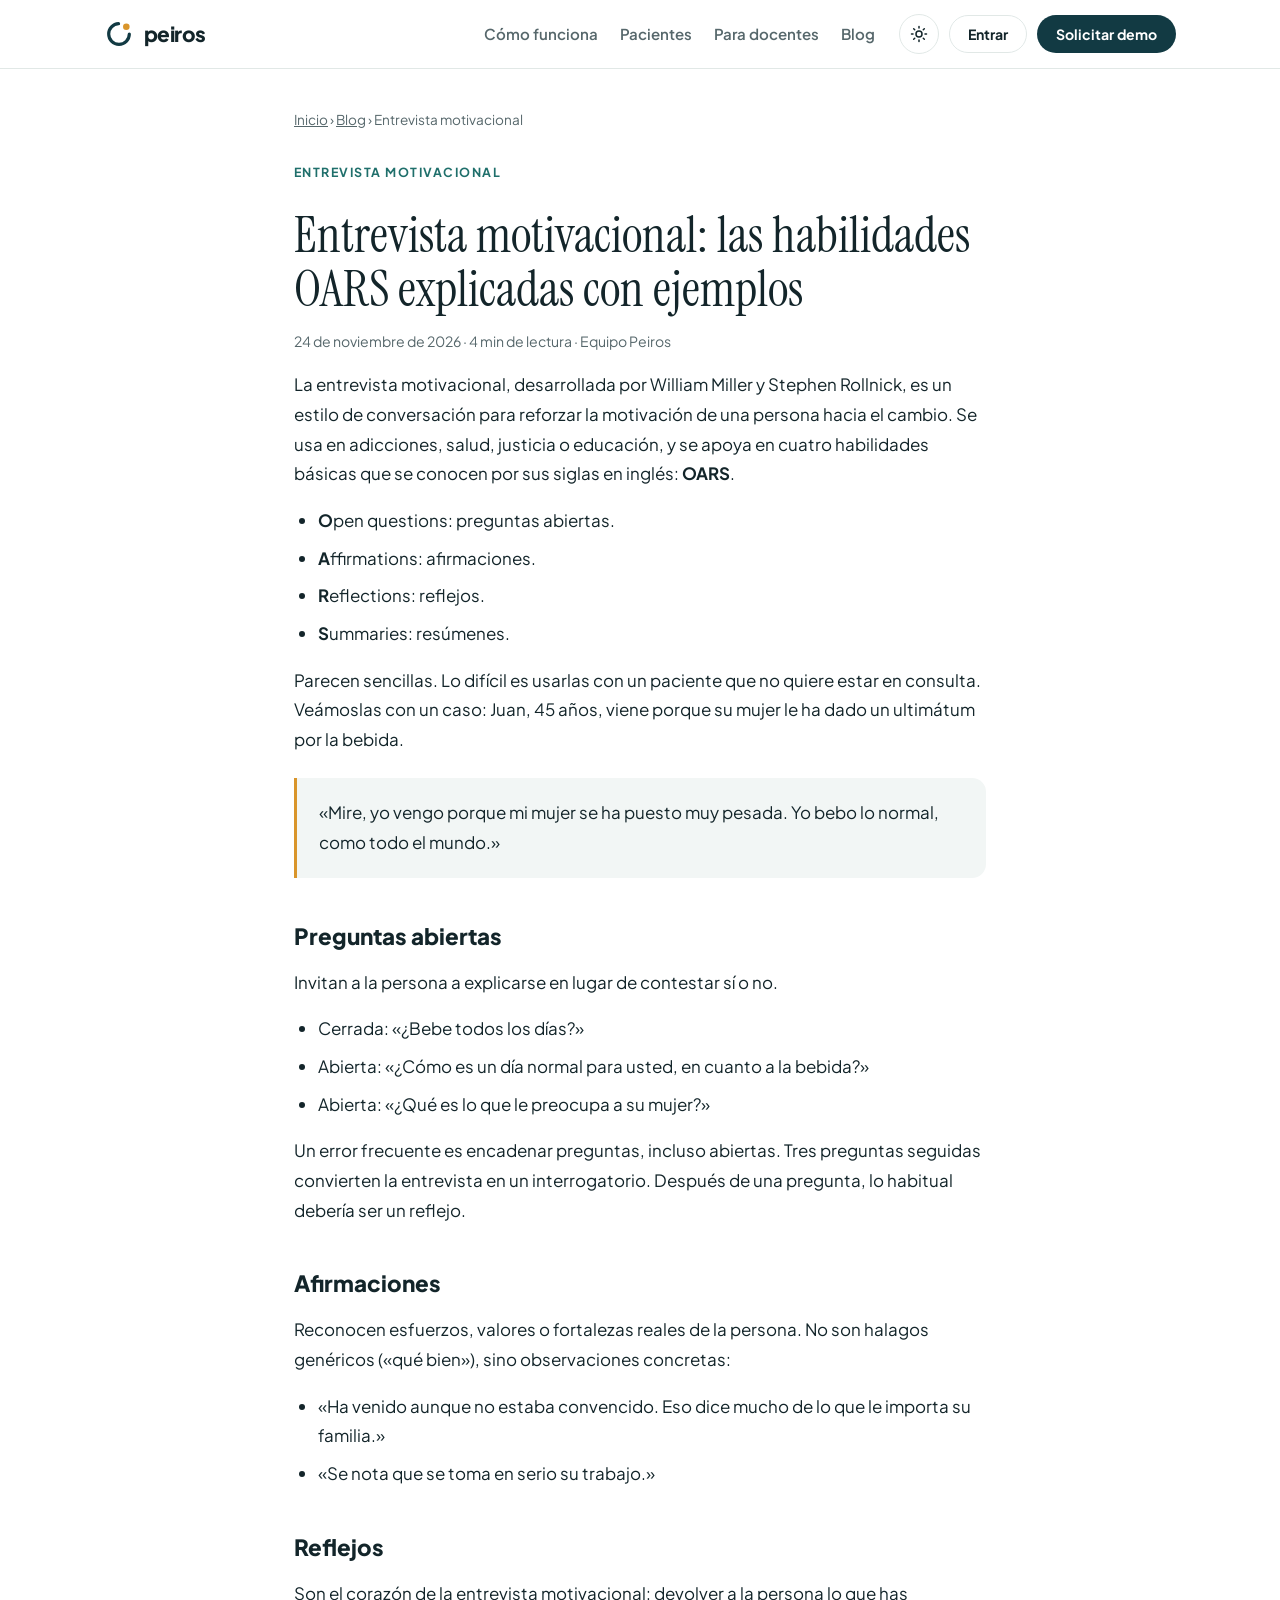
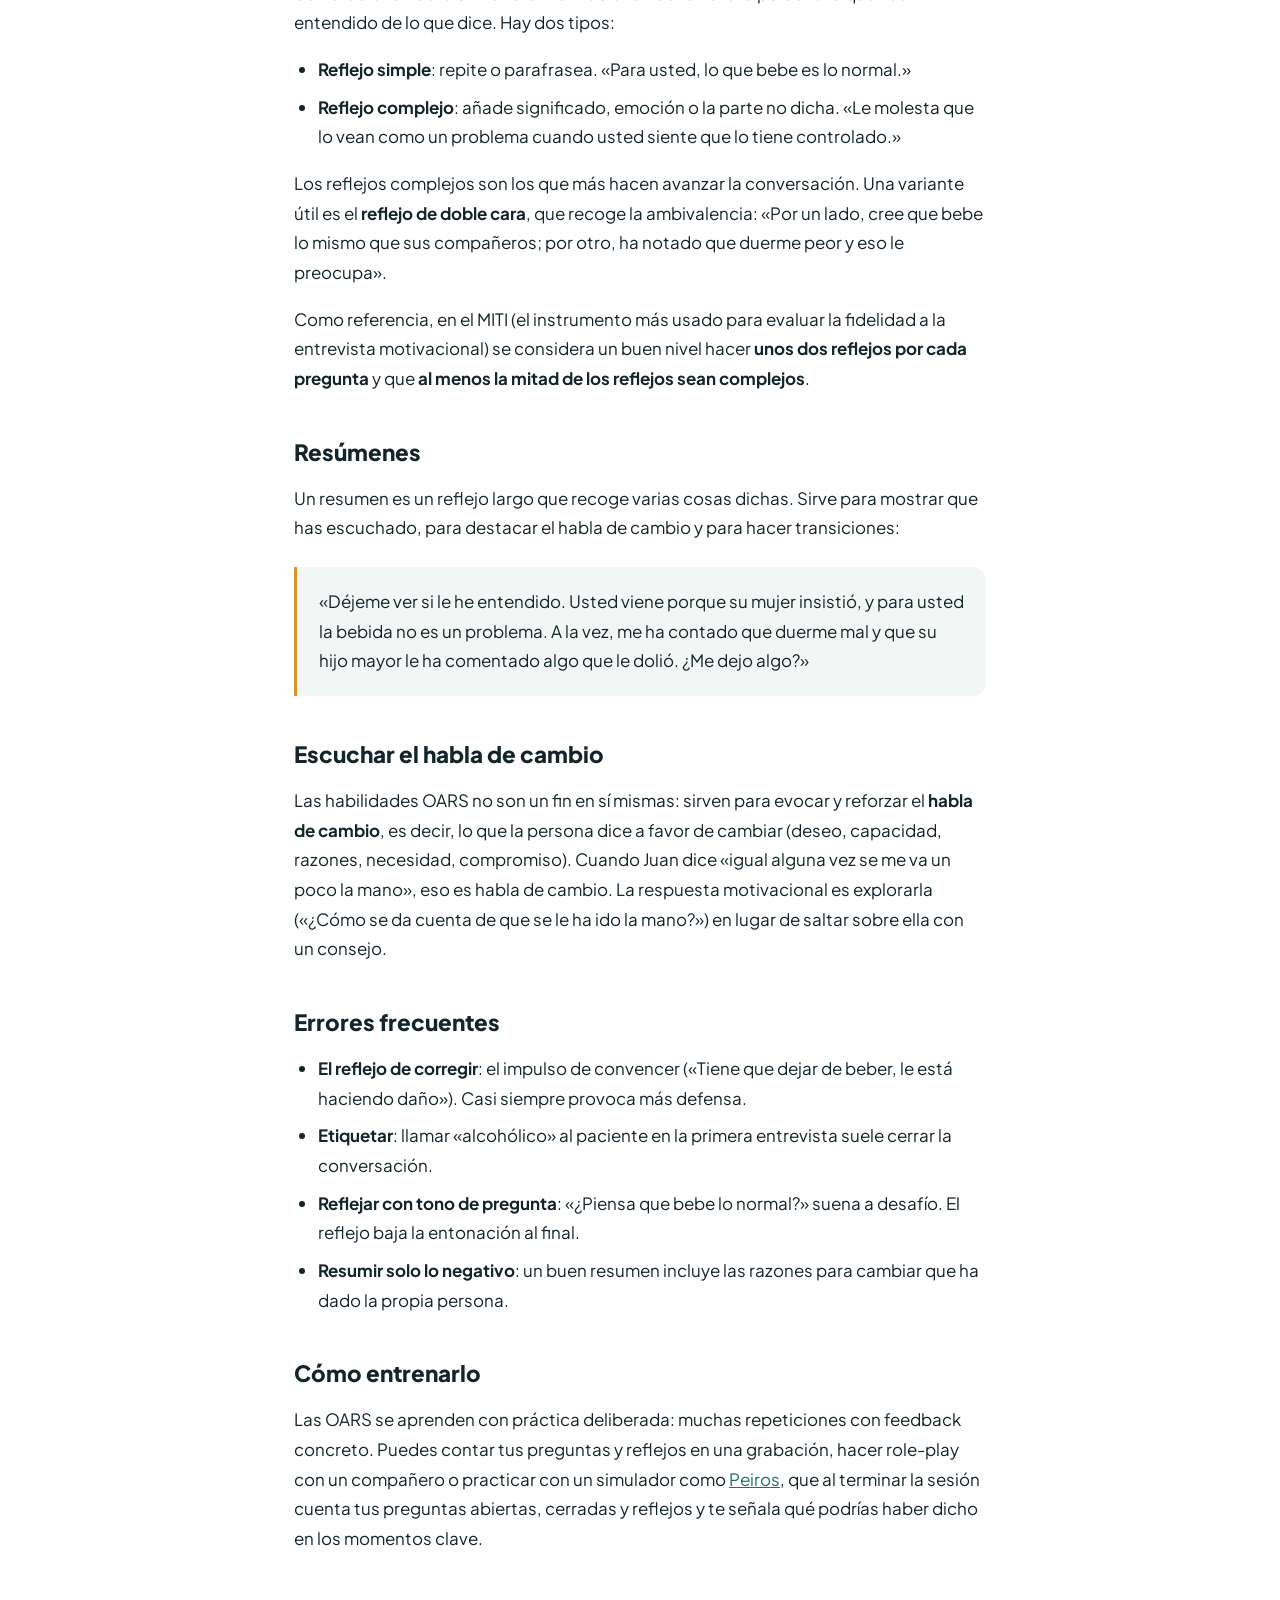
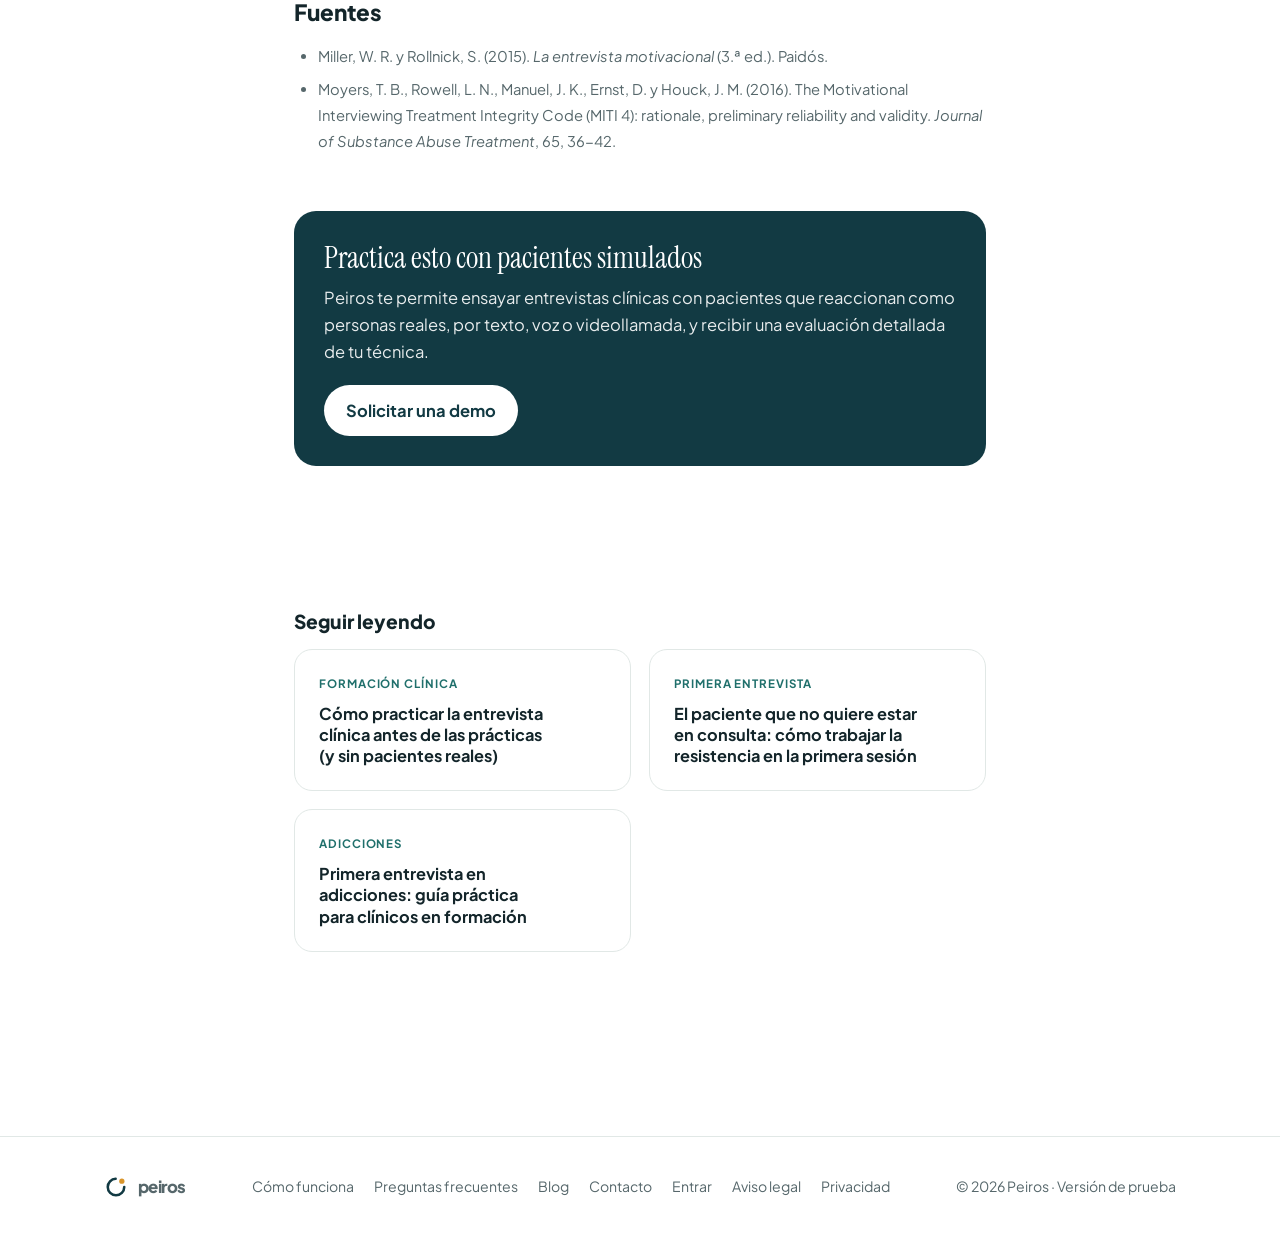
<file: blog/entrevista-motivacional-oars-ejemplos/index.html>
<!doctype html>
<html lang="es">
<head>
  <meta charset="utf-8">
  <meta name="viewport" content="width=device-width, initial-scale=1">
  <title>Entrevista motivacional: las habilidades OARS explicadas con ejemplos · Peiros</title>
  <meta name="description" content="Preguntas abiertas, afirmaciones, reflejos y resúmenes: qué son las habilidades OARS de la entrevista motivacional, ejemplos de frases y errores frecuentes.">
  <link rel="canonical" href="https://peiros.app/blog/entrevista-motivacional-oars-ejemplos/">
  <meta name="robots" content="index, follow, max-image-preview:large">
  <meta name="theme-color" content="#123a43">
  <meta property="og:type" content="article">
  <meta property="og:site_name" content="Peiros">
  <meta property="og:locale" content="es_ES">
  <meta property="og:url" content="https://peiros.app/blog/entrevista-motivacional-oars-ejemplos/">
  <meta property="og:title" content="Entrevista motivacional: las habilidades OARS explicadas con ejemplos · Peiros">
  <meta property="og:description" content="Preguntas abiertas, afirmaciones, reflejos y resúmenes: qué son las habilidades OARS de la entrevista motivacional, ejemplos de frases y errores frecuentes.">
  <meta property="og:image" content="https://peiros.app/assets/brand/og-peiros.png">
  <meta property="og:image:width" content="1200">
  <meta property="og:image:height" content="630">
  <meta name="twitter:card" content="summary_large_image">
  <meta property="article:published_time" content="2026-11-24">
  <meta property="article:section" content="Entrevista motivacional">
  <link rel="icon" href="/assets/brand/favicon.svg" type="image/svg+xml">
  <link rel="apple-touch-icon" href="/assets/brand/apple-touch-icon.png">
  <link rel="alternate" type="application/rss+xml" title="Blog de Peiros" href="/blog/feed.xml">
  <link rel="preconnect" href="https://fonts.googleapis.com">
  <link rel="preconnect" href="https://fonts.gstatic.com" crossorigin>
  <link rel="stylesheet" href="https://fonts.googleapis.com/css2?family=Instrument+Serif:ital@0;1&family=Plus+Jakarta+Sans:wght@400;500;600;700;800&display=swap">
  <script>try { const t = localStorage.getItem("peiros-theme"); if (t) document.documentElement.dataset.theme = t; } catch (_) {}</script>
  <script>window.PEIROS_APP_URL = "https://campus.peiros.app";</script>
  <link rel="stylesheet" href="/assets/landing.css">
  <script type="application/ld+json">{"@context": "https://schema.org", "@type": "BlogPosting", "headline": "Entrevista motivacional: las habilidades OARS explicadas con ejemplos", "description": "Preguntas abiertas, afirmaciones, reflejos y resúmenes: qué son las habilidades OARS de la entrevista motivacional, ejemplos de frases y errores frecuentes.", "url": "https://peiros.app/blog/entrevista-motivacional-oars-ejemplos/", "mainEntityOfPage": "https://peiros.app/blog/entrevista-motivacional-oars-ejemplos/", "datePublished": "2026-11-24", "dateModified": "2026-11-24", "inLanguage": "es-ES", "keywords": "entrevista motivacional, OARS, reflejos entrevista motivacional ejemplos, preguntas abiertas, habla de cambio", "articleSection": "Entrevista motivacional", "image": "https://peiros.app/assets/brand/og-peiros.png", "author": {"@type": "Organization", "name": "Peiros", "url": "https://peiros.app/", "logo": {"@type": "ImageObject", "url": "https://peiros.app/assets/brand/apple-touch-icon.png"}}, "publisher": {"@type": "Organization", "name": "Peiros", "url": "https://peiros.app/", "logo": {"@type": "ImageObject", "url": "https://peiros.app/assets/brand/apple-touch-icon.png"}}}</script>
  <script type="application/ld+json">{"@context": "https://schema.org", "@type": "BreadcrumbList", "itemListElement": [{"@type": "ListItem", "position": 1, "name": "Inicio", "item": "https://peiros.app/"}, {"@type": "ListItem", "position": 2, "name": "Blog", "item": "https://peiros.app/blog/"}, {"@type": "ListItem", "position": 3, "name": "Entrevista motivacional: las habilidades OARS explicadas con ejemplos", "item": "https://peiros.app/blog/entrevista-motivacional-oars-ejemplos/"}]}</script>
</head>
<body>
  <header class="site-header">
    <div class="wrap">
      <a class="brand" href="/" aria-label="Peiros, inicio">
        <svg viewBox="0 0 32 32" aria-hidden="true"><circle cx="16" cy="16" r="11" fill="none" stroke="currentColor" stroke-width="3.4" stroke-linecap="round" stroke-dasharray="51 18.1"/><circle cx="23.8" cy="8.2" r="3.5" class="f-accent"/></svg>
        peiros
      </a>
      <nav class="site-nav" id="site-nav" aria-label="Secciones">
        <a href="/#como-funciona">Cómo funciona</a>
        <a href="/#pacientes">Pacientes</a>
        <a href="/#docentes">Para docentes</a>
        <a href="/blog/">Blog</a>
        <a class="nav-mobile-only" href="https://campus.peiros.app/entrar">Entrar</a>
      </nav>
      <div class="header-actions">
        <button class="theme-toggle" id="theme-toggle" type="button" aria-label="Cambiar entre modo claro y oscuro">
          <svg class="sun" viewBox="0 0 24 24" fill="none" stroke="currentColor" stroke-width="2" stroke-linecap="round"><circle cx="12" cy="12" r="4"/><path d="M12 2v2M12 20v2M4.9 4.9l1.4 1.4M17.7 17.7l1.4 1.4M2 12h2M20 12h2M4.9 19.1l1.4-1.4M17.7 6.3l1.4-1.4"/></svg>
          <svg class="moon" viewBox="0 0 24 24" fill="none" stroke="currentColor" stroke-width="2" stroke-linecap="round" stroke-linejoin="round"><path d="M21 12.8A9 9 0 1 1 11.2 3a7 7 0 0 0 9.8 9.8z"/></svg>
        </button>
        <a class="btn btn-ghost btn-small" href="https://campus.peiros.app/entrar">Entrar</a>
        <a class="btn btn-primary btn-small" href="/#contacto">Solicitar demo</a>
        <button class="menu-toggle" id="menu-toggle" type="button" aria-label="Abrir el menú" aria-expanded="false" aria-controls="site-nav">
          <svg viewBox="0 0 24 24" fill="none" stroke="currentColor" stroke-width="2" stroke-linecap="round"><path class="l1" d="M4 7h16"/><path class="l2" d="M4 12h16"/><path class="l3" d="M4 17h16"/></svg>
        </button>
      </div>
    </div>
  </header>

  <main>
    <article class="post">
      <div class="wrap">
        <nav class="crumbs" aria-label="Migas de pan"><a href="/">Inicio</a> › <a href="/blog/">Blog</a> › <span>Entrevista motivacional</span></nav>
        <span class="eyebrow">Entrevista motivacional</span>
        <h1>Entrevista motivacional: las habilidades OARS explicadas con ejemplos</h1>
        <p class="post-meta"><time datetime="2026-11-24">24 de noviembre de 2026</time> · 4 min de lectura · Equipo Peiros</p>
        <div class="prose">
<p>La entrevista motivacional, desarrollada por William Miller y Stephen Rollnick, es un estilo de conversación para reforzar la motivación de una persona hacia el cambio. Se usa en adicciones, salud, justicia o educación, y se apoya en cuatro habilidades básicas que se conocen por sus siglas en inglés: <strong>OARS</strong>.</p>
<ul>
<li><strong>O</strong>pen questions: preguntas abiertas.</li>
<li><strong>A</strong>ffirmations: afirmaciones.</li>
<li><strong>R</strong>eflections: reflejos.</li>
<li><strong>S</strong>ummaries: resúmenes.</li>
</ul>
<p>Parecen sencillas. Lo difícil es usarlas con un paciente que no quiere estar en consulta. Veámoslas con un caso: Juan, 45 años, viene porque su mujer le ha dado un ultimátum por la bebida.</p>
<blockquote>
<p>«Mire, yo vengo porque mi mujer se ha puesto muy pesada. Yo bebo lo normal, como todo el mundo.»</p>
</blockquote>
<h2>Preguntas abiertas</h2>
<p>Invitan a la persona a explicarse en lugar de contestar sí o no.</p>
<ul>
<li>Cerrada: «¿Bebe todos los días?»</li>
<li>Abierta: «¿Cómo es un día normal para usted, en cuanto a la bebida?»</li>
<li>Abierta: «¿Qué es lo que le preocupa a su mujer?»</li>
</ul>
<p>Un error frecuente es encadenar preguntas, incluso abiertas. Tres preguntas seguidas convierten la entrevista en un interrogatorio. Después de una pregunta, lo habitual debería ser un reflejo.</p>
<h2>Afirmaciones</h2>
<p>Reconocen esfuerzos, valores o fortalezas reales de la persona. No son halagos genéricos («qué bien»), sino observaciones concretas:</p>
<ul>
<li>«Ha venido aunque no estaba convencido. Eso dice mucho de lo que le importa su familia.»</li>
<li>«Se nota que se toma en serio su trabajo.»</li>
</ul>
<h2>Reflejos</h2>
<p>Son el corazón de la entrevista motivacional: devolver a la persona lo que has entendido de lo que dice. Hay dos tipos:</p>
<ul>
<li><strong>Reflejo simple</strong>: repite o parafrasea. «Para usted, lo que bebe es lo normal.»</li>
<li><strong>Reflejo complejo</strong>: añade significado, emoción o la parte no dicha. «Le molesta que lo vean como un problema cuando usted siente que lo tiene controlado.»</li>
</ul>
<p>Los reflejos complejos son los que más hacen avanzar la conversación. Una variante útil es el <strong>reflejo de doble cara</strong>, que recoge la ambivalencia: «Por un lado, cree que bebe lo mismo que sus compañeros; por otro, ha notado que duerme peor y eso le preocupa».</p>
<p>Como referencia, en el MITI (el instrumento más usado para evaluar la fidelidad a la entrevista motivacional) se considera un buen nivel hacer <strong>unos dos reflejos por cada pregunta</strong> y que <strong>al menos la mitad de los reflejos sean complejos</strong>.</p>
<h2>Resúmenes</h2>
<p>Un resumen es un reflejo largo que recoge varias cosas dichas. Sirve para mostrar que has escuchado, para destacar el habla de cambio y para hacer transiciones:</p>
<blockquote>
<p>«Déjeme ver si le he entendido. Usted viene porque su mujer insistió, y para usted la bebida no es un problema. A la vez, me ha contado que duerme mal y que su hijo mayor le ha comentado algo que le dolió. ¿Me dejo algo?»</p>
</blockquote>
<h2>Escuchar el habla de cambio</h2>
<p>Las habilidades OARS no son un fin en sí mismas: sirven para evocar y reforzar el <strong>habla de cambio</strong>, es decir, lo que la persona dice a favor de cambiar (deseo, capacidad, razones, necesidad, compromiso). Cuando Juan dice «igual alguna vez se me va un poco la mano», eso es habla de cambio. La respuesta motivacional es explorarla («¿Cómo se da cuenta de que se le ha ido la mano?») en lugar de saltar sobre ella con un consejo.</p>
<h2>Errores frecuentes</h2>
<ul>
<li><strong>El reflejo de corregir</strong>: el impulso de convencer («Tiene que dejar de beber, le está haciendo daño»). Casi siempre provoca más defensa.</li>
<li><strong>Etiquetar</strong>: llamar «alcohólico» al paciente en la primera entrevista suele cerrar la conversación.</li>
<li><strong>Reflejar con tono de pregunta</strong>: «¿Piensa que bebe lo normal?» suena a desafío. El reflejo baja la entonación al final.</li>
<li><strong>Resumir solo lo negativo</strong>: un buen resumen incluye las razones para cambiar que ha dado la propia persona.</li>
</ul>
<h2>Cómo entrenarlo</h2>
<p>Las OARS se aprenden con práctica deliberada: muchas repeticiones con feedback concreto. Puedes contar tus preguntas y reflejos en una grabación, hacer role-play con un compañero o practicar con un simulador como <a href="/">Peiros</a>, que al terminar la sesión cuenta tus preguntas abiertas, cerradas y reflejos y te señala qué podrías haber dicho en los momentos clave.</p>
<h2>Fuentes</h2>
<ul>
<li>Miller, W. R. y Rollnick, S. (2015). <em>La entrevista motivacional</em> (3.ª ed.). Paidós.</li>
<li>Moyers, T. B., Rowell, L. N., Manuel, J. K., Ernst, D. y Houck, J. M. (2016). The Motivational Interviewing Treatment Integrity Code (MITI 4): rationale, preliminary reliability and validity. <em>Journal of Substance Abuse Treatment</em>, 65, 36-42.</li>
</ul>
        </div>
      <aside class="cta-box">
        <h2>Practica esto con pacientes simulados</h2>
        <p>Peiros te permite ensayar entrevistas clínicas con pacientes que reaccionan como personas reales, por texto, voz o videollamada, y recibir una evaluación detallada de tu técnica.</p>
        <a class="cta-btn" href="/#contacto">Solicitar una demo</a>
      </aside>
        <section class="related" aria-label="Más artículos">
          <h2>Seguir leyendo</h2>
          <div class="post-grid"><a class="post-card" href="/blog/practicar-entrevista-clinica/"><span class="post-tag">Formación clínica</span><h3>Cómo practicar la entrevista clínica antes de las prácticas (y sin pacientes reales)</h3></a><a class="post-card" href="/blog/resistencia-paciente-primera-consulta/"><span class="post-tag">Primera entrevista</span><h3>El paciente que no quiere estar en consulta: cómo trabajar la resistencia en la primera sesión</h3></a><a class="post-card" href="/blog/primera-entrevista-adicciones/"><span class="post-tag">Adicciones</span><h3>Primera entrevista en adicciones: guía práctica para clínicos en formación</h3></a></div>
        </section>
      </div>
    </article>
  </main>

  <footer class="site-footer">
    <div class="wrap">
      <a class="brand" href="/" style="font-size:1.05rem">
        <svg viewBox="0 0 32 32" aria-hidden="true" style="width:24px;height:24px"><circle cx="16" cy="16" r="11" fill="none" stroke="currentColor" stroke-width="3.4" stroke-linecap="round" stroke-dasharray="51 18.1"/><circle cx="23.8" cy="8.2" r="3.5" class="f-accent"/></svg>
        peiros
      </a>
      <nav aria-label="Pie de página"><a href="/#como-funciona">Cómo funciona</a><a href="/#preguntas">Preguntas frecuentes</a><a href="/blog/">Blog</a><a href="/#contacto">Contacto</a><a href="https://campus.peiros.app/entrar">Entrar</a><a href="/aviso-legal.html">Aviso legal</a><a href="/privacidad.html">Privacidad</a></nav>
      <span>© 2026 Peiros · Versión de prueba</span>
    </div>
  </footer>

  <script src="/assets/landing.js"></script>
</body>
</html>
</file>
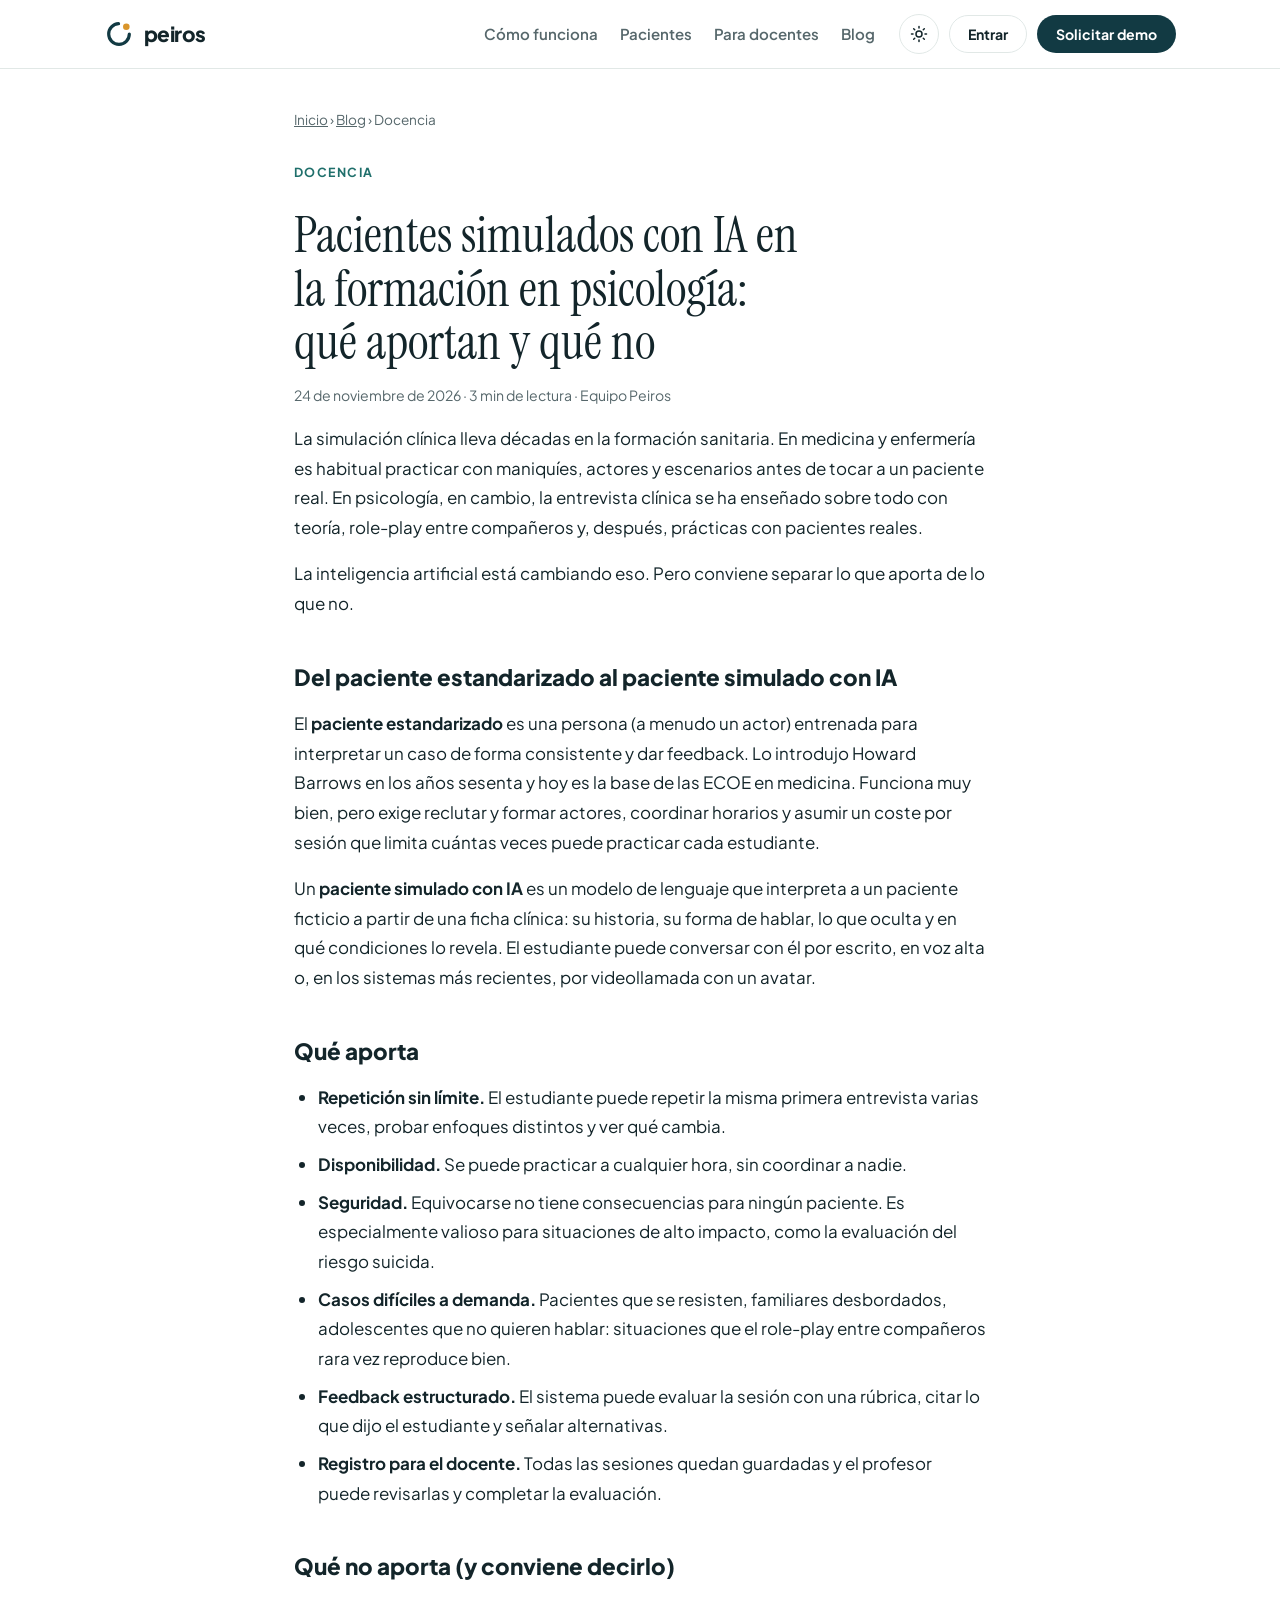
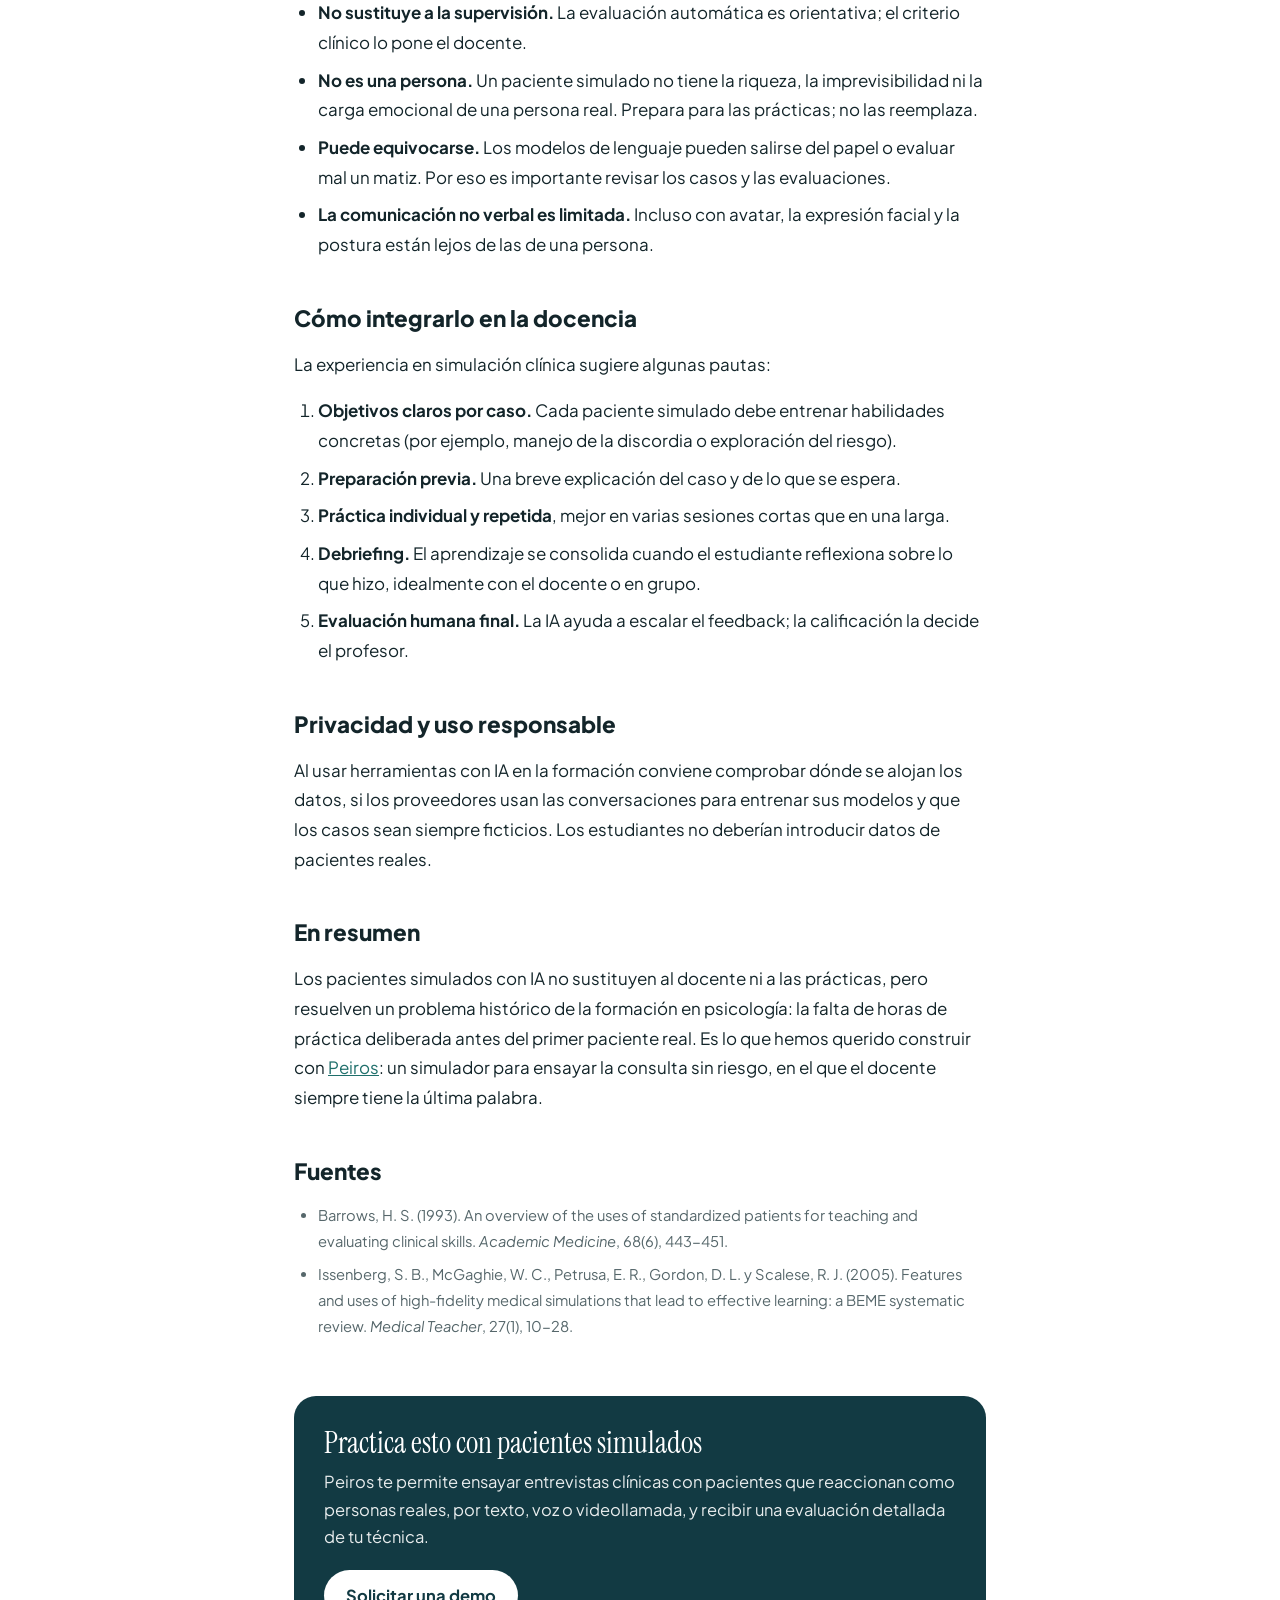
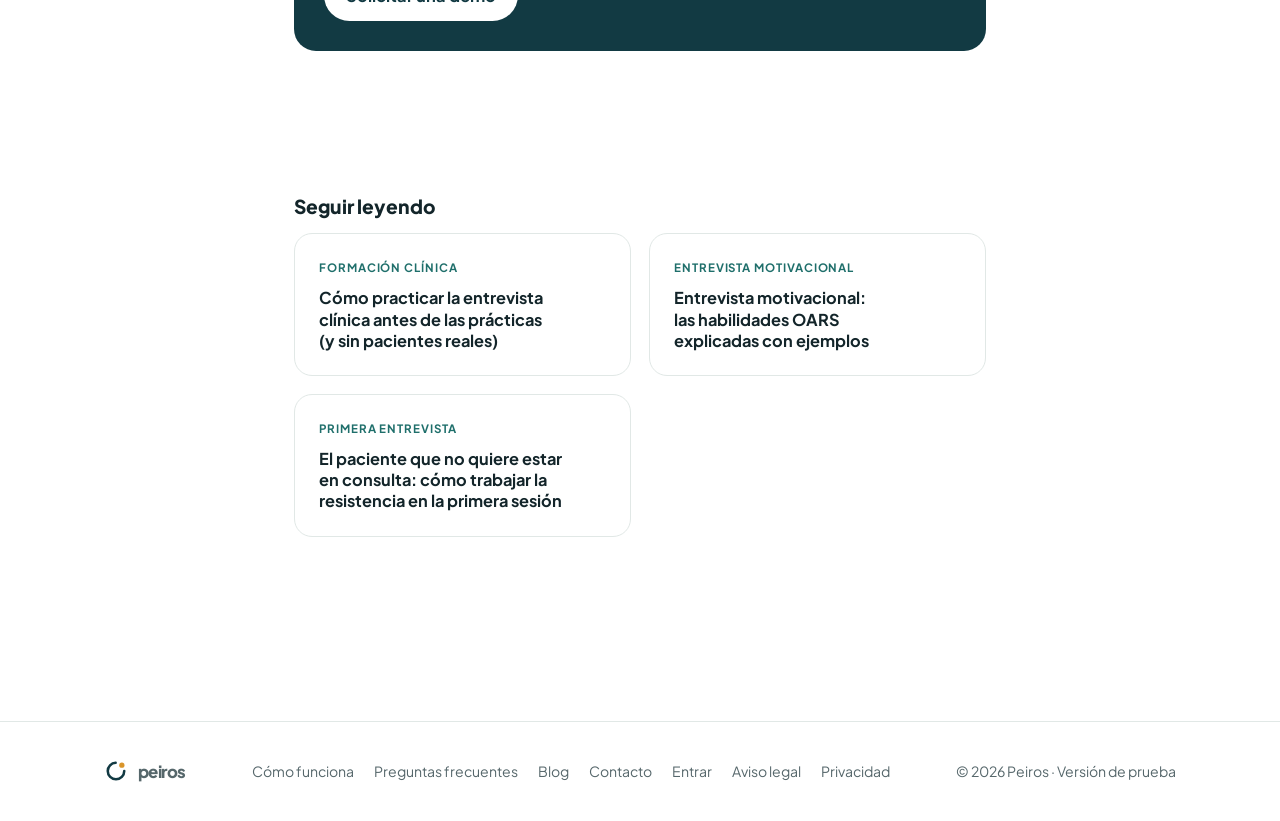
<file: blog/pacientes-simulados-ia-formacion-psicologia/index.html>
<!doctype html>
<html lang="es">
<head>
  <meta charset="utf-8">
  <meta name="viewport" content="width=device-width, initial-scale=1">
  <title>Pacientes simulados con IA en la formación en psicología: qué aportan y qué no · Peiros</title>
  <meta name="description" content="Del paciente estandarizado al simulador con inteligencia artificial: ventajas, límites y cómo integrarlo en la docencia de la entrevista clínica en psicología.">
  <link rel="canonical" href="https://peiros.app/blog/pacientes-simulados-ia-formacion-psicologia/">
  <meta name="robots" content="index, follow, max-image-preview:large">
  <meta name="theme-color" content="#123a43">
  <meta property="og:type" content="article">
  <meta property="og:site_name" content="Peiros">
  <meta property="og:locale" content="es_ES">
  <meta property="og:url" content="https://peiros.app/blog/pacientes-simulados-ia-formacion-psicologia/">
  <meta property="og:title" content="Pacientes simulados con IA en la formación en psicología: qué aportan y qué no · Peiros">
  <meta property="og:description" content="Del paciente estandarizado al simulador con inteligencia artificial: ventajas, límites y cómo integrarlo en la docencia de la entrevista clínica en psicología.">
  <meta property="og:image" content="https://peiros.app/assets/brand/og-peiros.png">
  <meta property="og:image:width" content="1200">
  <meta property="og:image:height" content="630">
  <meta name="twitter:card" content="summary_large_image">
  <meta property="article:published_time" content="2026-11-24">
  <meta property="article:section" content="Docencia">
  <link rel="icon" href="/assets/brand/favicon.svg" type="image/svg+xml">
  <link rel="apple-touch-icon" href="/assets/brand/apple-touch-icon.png">
  <link rel="alternate" type="application/rss+xml" title="Blog de Peiros" href="/blog/feed.xml">
  <link rel="preconnect" href="https://fonts.googleapis.com">
  <link rel="preconnect" href="https://fonts.gstatic.com" crossorigin>
  <link rel="stylesheet" href="https://fonts.googleapis.com/css2?family=Instrument+Serif:ital@0;1&family=Plus+Jakarta+Sans:wght@400;500;600;700;800&display=swap">
  <script>try { const t = localStorage.getItem("peiros-theme"); if (t) document.documentElement.dataset.theme = t; } catch (_) {}</script>
  <script>window.PEIROS_APP_URL = "https://campus.peiros.app";</script>
  <link rel="stylesheet" href="/assets/landing.css">
  <script type="application/ld+json">{"@context": "https://schema.org", "@type": "BlogPosting", "headline": "Pacientes simulados con IA en la formación en psicología: qué aportan y qué no", "description": "Del paciente estandarizado al simulador con inteligencia artificial: ventajas, límites y cómo integrarlo en la docencia de la entrevista clínica en psicología.", "url": "https://peiros.app/blog/pacientes-simulados-ia-formacion-psicologia/", "mainEntityOfPage": "https://peiros.app/blog/pacientes-simulados-ia-formacion-psicologia/", "datePublished": "2026-11-24", "dateModified": "2026-11-24", "inLanguage": "es-ES", "keywords": "simulador de pacientes psicología, pacientes simulados IA, simulación clínica psicología, paciente estandarizado, docencia entrevista clínica", "articleSection": "Docencia", "image": "https://peiros.app/assets/brand/og-peiros.png", "author": {"@type": "Organization", "name": "Peiros", "url": "https://peiros.app/", "logo": {"@type": "ImageObject", "url": "https://peiros.app/assets/brand/apple-touch-icon.png"}}, "publisher": {"@type": "Organization", "name": "Peiros", "url": "https://peiros.app/", "logo": {"@type": "ImageObject", "url": "https://peiros.app/assets/brand/apple-touch-icon.png"}}}</script>
  <script type="application/ld+json">{"@context": "https://schema.org", "@type": "BreadcrumbList", "itemListElement": [{"@type": "ListItem", "position": 1, "name": "Inicio", "item": "https://peiros.app/"}, {"@type": "ListItem", "position": 2, "name": "Blog", "item": "https://peiros.app/blog/"}, {"@type": "ListItem", "position": 3, "name": "Pacientes simulados con IA en la formación en psicología: qué aportan y qué no", "item": "https://peiros.app/blog/pacientes-simulados-ia-formacion-psicologia/"}]}</script>
</head>
<body>
  <header class="site-header">
    <div class="wrap">
      <a class="brand" href="/" aria-label="Peiros, inicio">
        <svg viewBox="0 0 32 32" aria-hidden="true"><circle cx="16" cy="16" r="11" fill="none" stroke="currentColor" stroke-width="3.4" stroke-linecap="round" stroke-dasharray="51 18.1"/><circle cx="23.8" cy="8.2" r="3.5" class="f-accent"/></svg>
        peiros
      </a>
      <nav class="site-nav" id="site-nav" aria-label="Secciones">
        <a href="/#como-funciona">Cómo funciona</a>
        <a href="/#pacientes">Pacientes</a>
        <a href="/#docentes">Para docentes</a>
        <a href="/blog/">Blog</a>
        <a class="nav-mobile-only" href="https://campus.peiros.app/entrar">Entrar</a>
      </nav>
      <div class="header-actions">
        <button class="theme-toggle" id="theme-toggle" type="button" aria-label="Cambiar entre modo claro y oscuro">
          <svg class="sun" viewBox="0 0 24 24" fill="none" stroke="currentColor" stroke-width="2" stroke-linecap="round"><circle cx="12" cy="12" r="4"/><path d="M12 2v2M12 20v2M4.9 4.9l1.4 1.4M17.7 17.7l1.4 1.4M2 12h2M20 12h2M4.9 19.1l1.4-1.4M17.7 6.3l1.4-1.4"/></svg>
          <svg class="moon" viewBox="0 0 24 24" fill="none" stroke="currentColor" stroke-width="2" stroke-linecap="round" stroke-linejoin="round"><path d="M21 12.8A9 9 0 1 1 11.2 3a7 7 0 0 0 9.8 9.8z"/></svg>
        </button>
        <a class="btn btn-ghost btn-small" href="https://campus.peiros.app/entrar">Entrar</a>
        <a class="btn btn-primary btn-small" href="/#contacto">Solicitar demo</a>
        <button class="menu-toggle" id="menu-toggle" type="button" aria-label="Abrir el menú" aria-expanded="false" aria-controls="site-nav">
          <svg viewBox="0 0 24 24" fill="none" stroke="currentColor" stroke-width="2" stroke-linecap="round"><path class="l1" d="M4 7h16"/><path class="l2" d="M4 12h16"/><path class="l3" d="M4 17h16"/></svg>
        </button>
      </div>
    </div>
  </header>

  <main>
    <article class="post">
      <div class="wrap">
        <nav class="crumbs" aria-label="Migas de pan"><a href="/">Inicio</a> › <a href="/blog/">Blog</a> › <span>Docencia</span></nav>
        <span class="eyebrow">Docencia</span>
        <h1>Pacientes simulados con IA en la formación en psicología: qué aportan y qué no</h1>
        <p class="post-meta"><time datetime="2026-11-24">24 de noviembre de 2026</time> · 3 min de lectura · Equipo Peiros</p>
        <div class="prose">
<p>La simulación clínica lleva décadas en la formación sanitaria. En medicina y enfermería es habitual practicar con maniquíes, actores y escenarios antes de tocar a un paciente real. En psicología, en cambio, la entrevista clínica se ha enseñado sobre todo con teoría, role-play entre compañeros y, después, prácticas con pacientes reales.</p>
<p>La inteligencia artificial está cambiando eso. Pero conviene separar lo que aporta de lo que no.</p>
<h2>Del paciente estandarizado al paciente simulado con IA</h2>
<p>El <strong>paciente estandarizado</strong> es una persona (a menudo un actor) entrenada para interpretar un caso de forma consistente y dar feedback. Lo introdujo Howard Barrows en los años sesenta y hoy es la base de las ECOE en medicina. Funciona muy bien, pero exige reclutar y formar actores, coordinar horarios y asumir un coste por sesión que limita cuántas veces puede practicar cada estudiante.</p>
<p>Un <strong>paciente simulado con IA</strong> es un modelo de lenguaje que interpreta a un paciente ficticio a partir de una ficha clínica: su historia, su forma de hablar, lo que oculta y en qué condiciones lo revela. El estudiante puede conversar con él por escrito, en voz alta o, en los sistemas más recientes, por videollamada con un avatar.</p>
<h2>Qué aporta</h2>
<ul>
<li><strong>Repetición sin límite.</strong> El estudiante puede repetir la misma primera entrevista varias veces, probar enfoques distintos y ver qué cambia.</li>
<li><strong>Disponibilidad.</strong> Se puede practicar a cualquier hora, sin coordinar a nadie.</li>
<li><strong>Seguridad.</strong> Equivocarse no tiene consecuencias para ningún paciente. Es especialmente valioso para situaciones de alto impacto, como la evaluación del riesgo suicida.</li>
<li><strong>Casos difíciles a demanda.</strong> Pacientes que se resisten, familiares desbordados, adolescentes que no quieren hablar: situaciones que el role-play entre compañeros rara vez reproduce bien.</li>
<li><strong>Feedback estructurado.</strong> El sistema puede evaluar la sesión con una rúbrica, citar lo que dijo el estudiante y señalar alternativas.</li>
<li><strong>Registro para el docente.</strong> Todas las sesiones quedan guardadas y el profesor puede revisarlas y completar la evaluación.</li>
</ul>
<h2>Qué no aporta (y conviene decirlo)</h2>
<ul>
<li><strong>No sustituye a la supervisión.</strong> La evaluación automática es orientativa; el criterio clínico lo pone el docente.</li>
<li><strong>No es una persona.</strong> Un paciente simulado no tiene la riqueza, la imprevisibilidad ni la carga emocional de una persona real. Prepara para las prácticas; no las reemplaza.</li>
<li><strong>Puede equivocarse.</strong> Los modelos de lenguaje pueden salirse del papel o evaluar mal un matiz. Por eso es importante revisar los casos y las evaluaciones.</li>
<li><strong>La comunicación no verbal es limitada.</strong> Incluso con avatar, la expresión facial y la postura están lejos de las de una persona.</li>
</ul>
<h2>Cómo integrarlo en la docencia</h2>
<p>La experiencia en simulación clínica sugiere algunas pautas:</p>
<ol>
<li><strong>Objetivos claros por caso.</strong> Cada paciente simulado debe entrenar habilidades concretas (por ejemplo, manejo de la discordia o exploración del riesgo).</li>
<li><strong>Preparación previa.</strong> Una breve explicación del caso y de lo que se espera.</li>
<li><strong>Práctica individual y repetida</strong>, mejor en varias sesiones cortas que en una larga.</li>
<li><strong>Debriefing.</strong> El aprendizaje se consolida cuando el estudiante reflexiona sobre lo que hizo, idealmente con el docente o en grupo.</li>
<li><strong>Evaluación humana final.</strong> La IA ayuda a escalar el feedback; la calificación la decide el profesor.</li>
</ol>
<h2>Privacidad y uso responsable</h2>
<p>Al usar herramientas con IA en la formación conviene comprobar dónde se alojan los datos, si los proveedores usan las conversaciones para entrenar sus modelos y que los casos sean siempre ficticios. Los estudiantes no deberían introducir datos de pacientes reales.</p>
<h2>En resumen</h2>
<p>Los pacientes simulados con IA no sustituyen al docente ni a las prácticas, pero resuelven un problema histórico de la formación en psicología: la falta de horas de práctica deliberada antes del primer paciente real. Es lo que hemos querido construir con <a href="/">Peiros</a>: un simulador para ensayar la consulta sin riesgo, en el que el docente siempre tiene la última palabra.</p>
<h2>Fuentes</h2>
<ul>
<li>Barrows, H. S. (1993). An overview of the uses of standardized patients for teaching and evaluating clinical skills. <em>Academic Medicine</em>, 68(6), 443-451.</li>
<li>Issenberg, S. B., McGaghie, W. C., Petrusa, E. R., Gordon, D. L. y Scalese, R. J. (2005). Features and uses of high-fidelity medical simulations that lead to effective learning: a BEME systematic review. <em>Medical Teacher</em>, 27(1), 10-28.</li>
</ul>
        </div>
      <aside class="cta-box">
        <h2>Practica esto con pacientes simulados</h2>
        <p>Peiros te permite ensayar entrevistas clínicas con pacientes que reaccionan como personas reales, por texto, voz o videollamada, y recibir una evaluación detallada de tu técnica.</p>
        <a class="cta-btn" href="/#contacto">Solicitar una demo</a>
      </aside>
        <section class="related" aria-label="Más artículos">
          <h2>Seguir leyendo</h2>
          <div class="post-grid"><a class="post-card" href="/blog/practicar-entrevista-clinica/"><span class="post-tag">Formación clínica</span><h3>Cómo practicar la entrevista clínica antes de las prácticas (y sin pacientes reales)</h3></a><a class="post-card" href="/blog/entrevista-motivacional-oars-ejemplos/"><span class="post-tag">Entrevista motivacional</span><h3>Entrevista motivacional: las habilidades OARS explicadas con ejemplos</h3></a><a class="post-card" href="/blog/resistencia-paciente-primera-consulta/"><span class="post-tag">Primera entrevista</span><h3>El paciente que no quiere estar en consulta: cómo trabajar la resistencia en la primera sesión</h3></a></div>
        </section>
      </div>
    </article>
  </main>

  <footer class="site-footer">
    <div class="wrap">
      <a class="brand" href="/" style="font-size:1.05rem">
        <svg viewBox="0 0 32 32" aria-hidden="true" style="width:24px;height:24px"><circle cx="16" cy="16" r="11" fill="none" stroke="currentColor" stroke-width="3.4" stroke-linecap="round" stroke-dasharray="51 18.1"/><circle cx="23.8" cy="8.2" r="3.5" class="f-accent"/></svg>
        peiros
      </a>
      <nav aria-label="Pie de página"><a href="/#como-funciona">Cómo funciona</a><a href="/#preguntas">Preguntas frecuentes</a><a href="/blog/">Blog</a><a href="/#contacto">Contacto</a><a href="https://campus.peiros.app/entrar">Entrar</a><a href="/aviso-legal.html">Aviso legal</a><a href="/privacidad.html">Privacidad</a></nav>
      <span>© 2026 Peiros · Versión de prueba</span>
    </div>
  </footer>

  <script src="/assets/landing.js"></script>
</body>
</html>
</file>
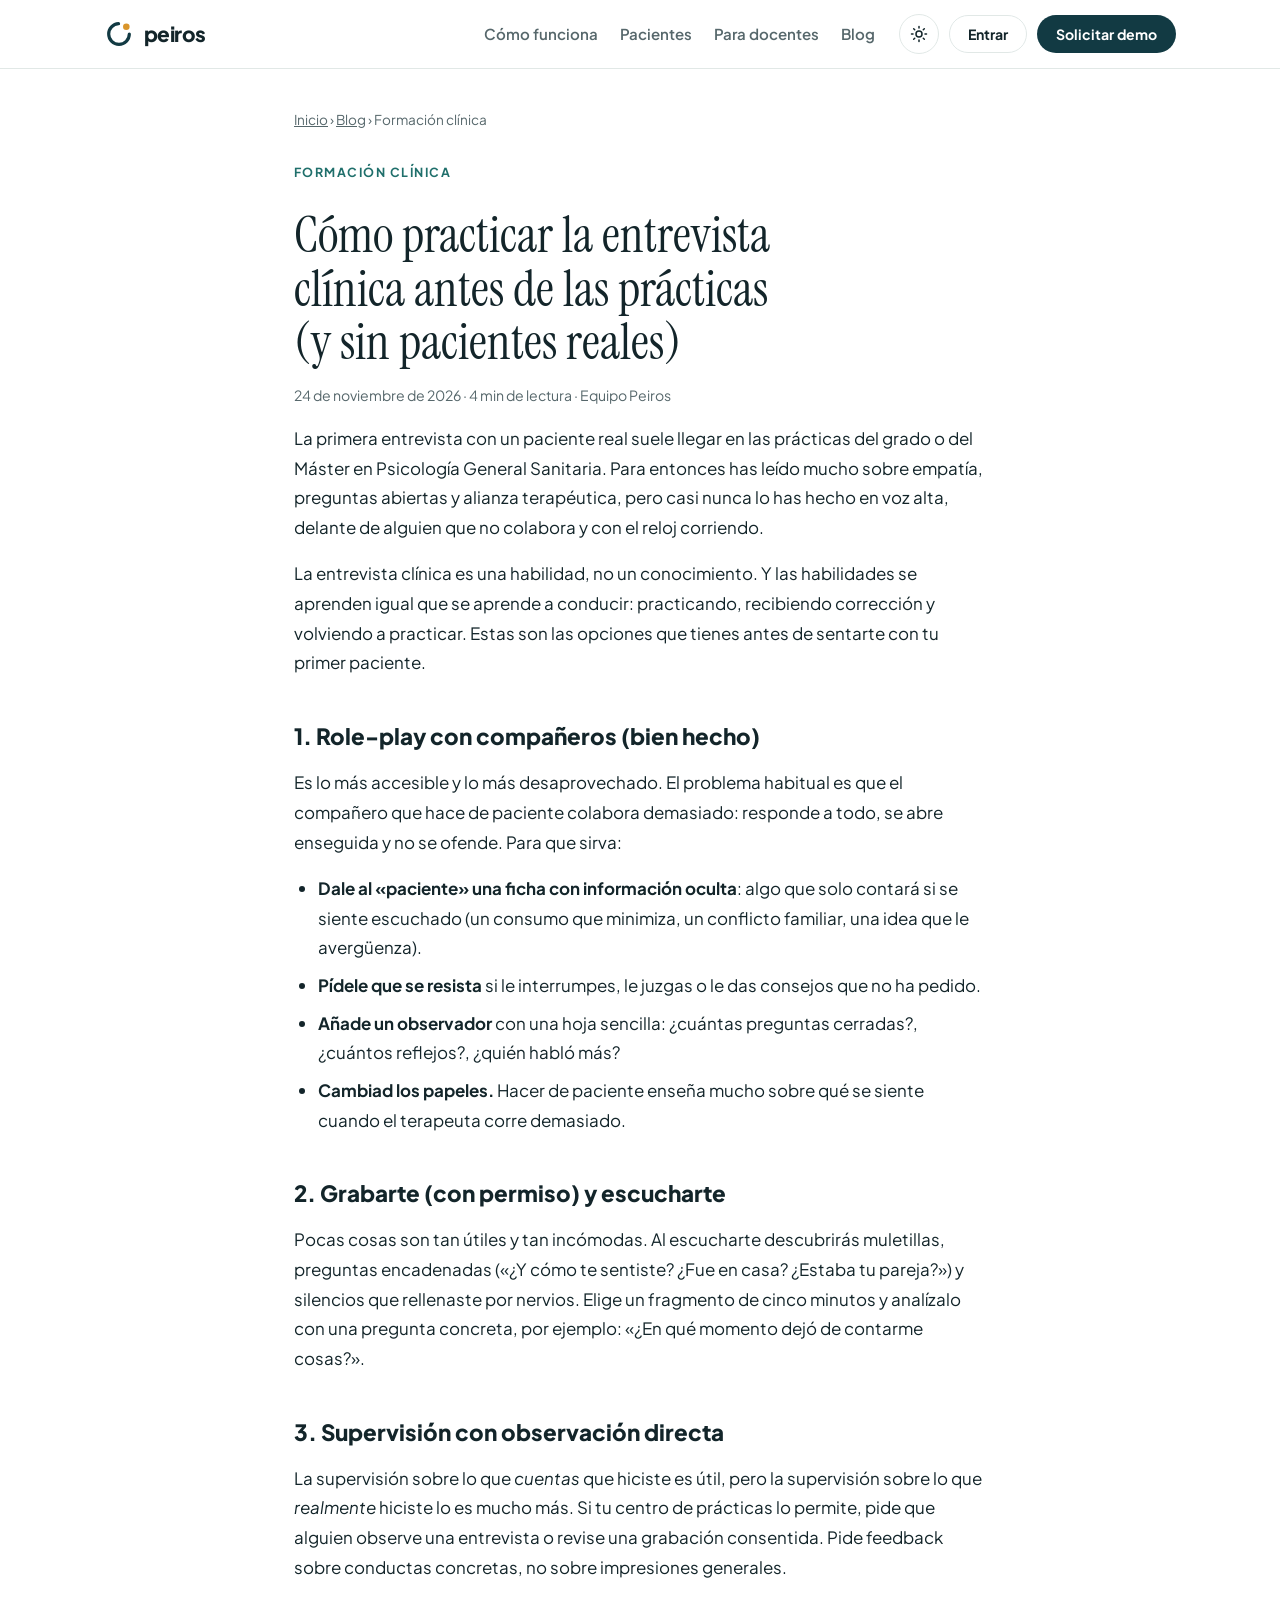
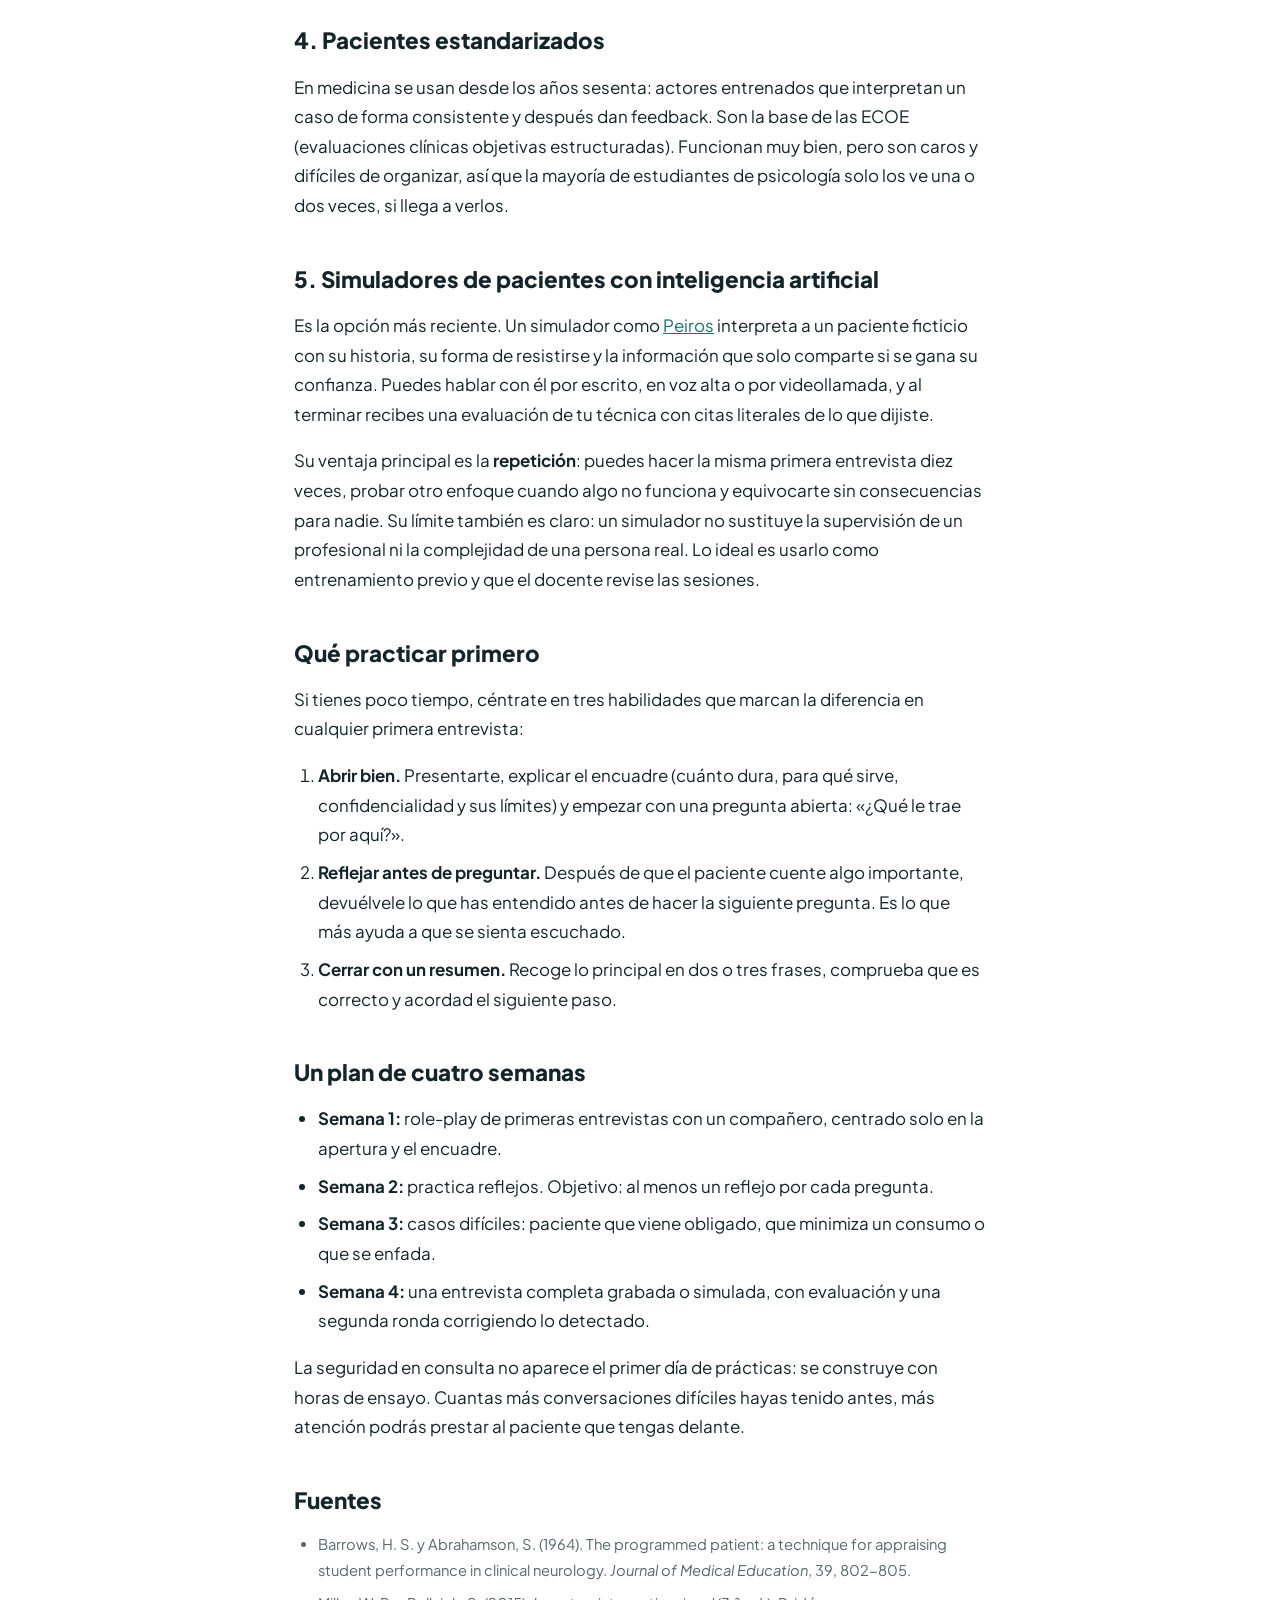
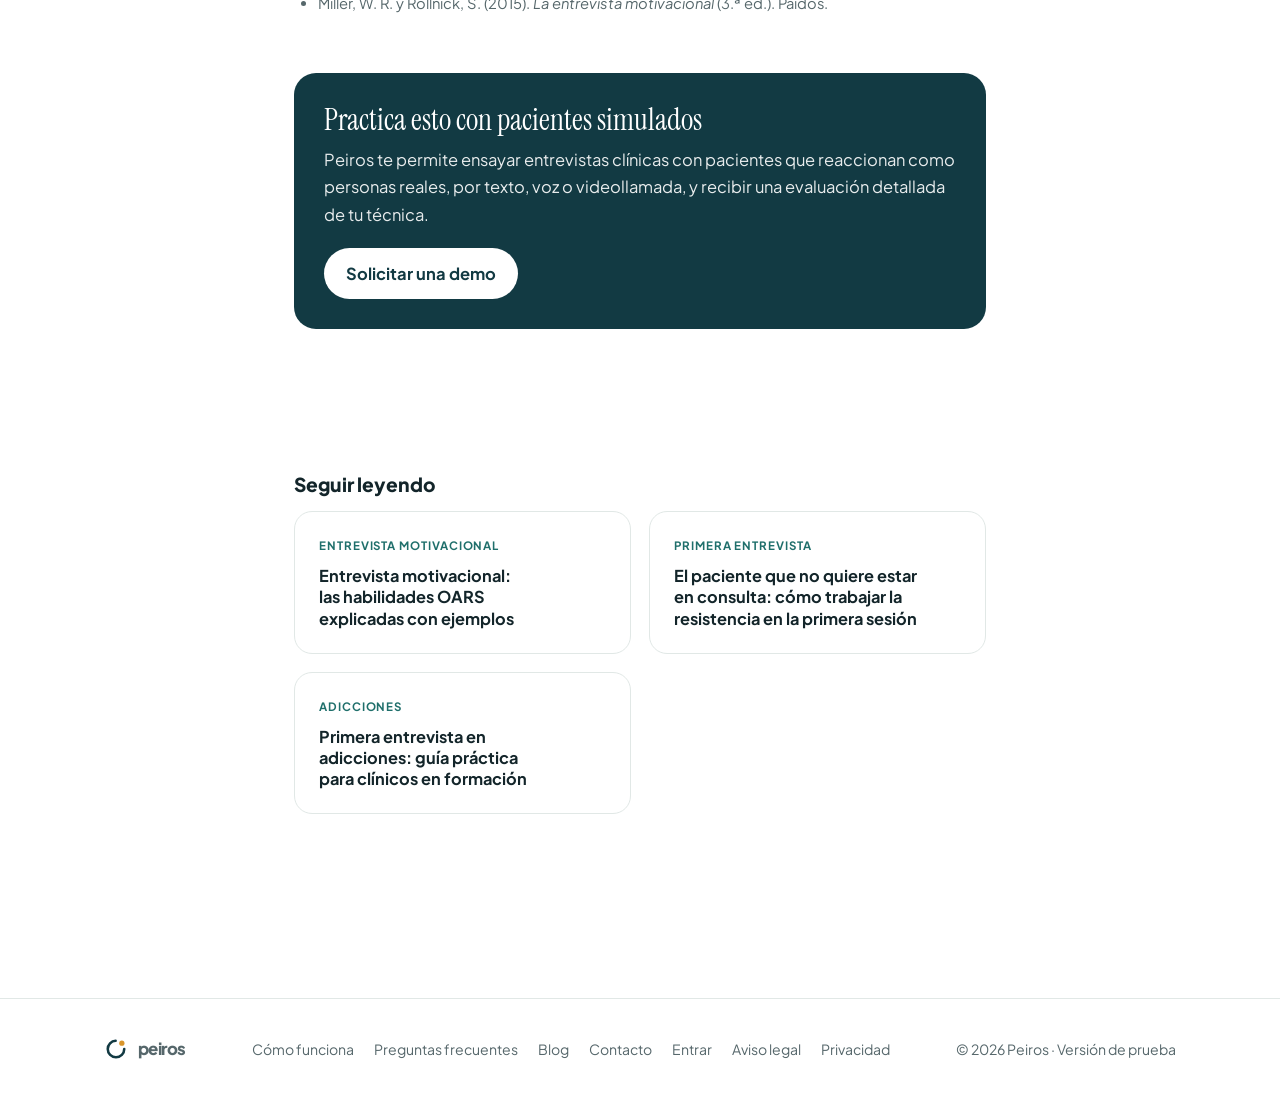
<file: blog/practicar-entrevista-clinica/index.html>
<!doctype html>
<html lang="es">
<head>
  <meta charset="utf-8">
  <meta name="viewport" content="width=device-width, initial-scale=1">
  <title>Cómo practicar la entrevista clínica antes de las prácticas (y sin pacientes reales) · Peiros</title>
  <meta name="description" content="Cinco formas de entrenar la entrevista clínica cuando todavía estudias psicología: role-play, grabaciones, supervisión, pacientes estandarizados y simuladores con IA.">
  <link rel="canonical" href="https://peiros.app/blog/practicar-entrevista-clinica/">
  <meta name="robots" content="index, follow, max-image-preview:large">
  <meta name="theme-color" content="#123a43">
  <meta property="og:type" content="article">
  <meta property="og:site_name" content="Peiros">
  <meta property="og:locale" content="es_ES">
  <meta property="og:url" content="https://peiros.app/blog/practicar-entrevista-clinica/">
  <meta property="og:title" content="Cómo practicar la entrevista clínica antes de las prácticas (y sin pacientes reales) · Peiros">
  <meta property="og:description" content="Cinco formas de entrenar la entrevista clínica cuando todavía estudias psicología: role-play, grabaciones, supervisión, pacientes estandarizados y simuladores con IA.">
  <meta property="og:image" content="https://peiros.app/assets/brand/og-peiros.png">
  <meta property="og:image:width" content="1200">
  <meta property="og:image:height" content="630">
  <meta name="twitter:card" content="summary_large_image">
  <meta property="article:published_time" content="2026-11-24">
  <meta property="article:section" content="Formación clínica">
  <link rel="icon" href="/assets/brand/favicon.svg" type="image/svg+xml">
  <link rel="apple-touch-icon" href="/assets/brand/apple-touch-icon.png">
  <link rel="alternate" type="application/rss+xml" title="Blog de Peiros" href="/blog/feed.xml">
  <link rel="preconnect" href="https://fonts.googleapis.com">
  <link rel="preconnect" href="https://fonts.gstatic.com" crossorigin>
  <link rel="stylesheet" href="https://fonts.googleapis.com/css2?family=Instrument+Serif:ital@0;1&family=Plus+Jakarta+Sans:wght@400;500;600;700;800&display=swap">
  <script>try { const t = localStorage.getItem("peiros-theme"); if (t) document.documentElement.dataset.theme = t; } catch (_) {}</script>
  <script>window.PEIROS_APP_URL = "https://campus.peiros.app";</script>
  <link rel="stylesheet" href="/assets/landing.css">
  <script type="application/ld+json">{"@context": "https://schema.org", "@type": "BlogPosting", "headline": "Cómo practicar la entrevista clínica antes de las prácticas (y sin pacientes reales)", "description": "Cinco formas de entrenar la entrevista clínica cuando todavía estudias psicología: role-play, grabaciones, supervisión, pacientes estandarizados y simuladores con IA.", "url": "https://peiros.app/blog/practicar-entrevista-clinica/", "mainEntityOfPage": "https://peiros.app/blog/practicar-entrevista-clinica/", "datePublished": "2026-11-24", "dateModified": "2026-11-24", "inLanguage": "es-ES", "keywords": "practicar entrevista clínica, estudiantes de psicología, prácticas psicología general sanitaria, habilidades terapéuticas", "articleSection": "Formación clínica", "image": "https://peiros.app/assets/brand/og-peiros.png", "author": {"@type": "Organization", "name": "Peiros", "url": "https://peiros.app/", "logo": {"@type": "ImageObject", "url": "https://peiros.app/assets/brand/apple-touch-icon.png"}}, "publisher": {"@type": "Organization", "name": "Peiros", "url": "https://peiros.app/", "logo": {"@type": "ImageObject", "url": "https://peiros.app/assets/brand/apple-touch-icon.png"}}}</script>
  <script type="application/ld+json">{"@context": "https://schema.org", "@type": "BreadcrumbList", "itemListElement": [{"@type": "ListItem", "position": 1, "name": "Inicio", "item": "https://peiros.app/"}, {"@type": "ListItem", "position": 2, "name": "Blog", "item": "https://peiros.app/blog/"}, {"@type": "ListItem", "position": 3, "name": "Cómo practicar la entrevista clínica antes de las prácticas (y sin pacientes reales)", "item": "https://peiros.app/blog/practicar-entrevista-clinica/"}]}</script>
</head>
<body>
  <header class="site-header">
    <div class="wrap">
      <a class="brand" href="/" aria-label="Peiros, inicio">
        <svg viewBox="0 0 32 32" aria-hidden="true"><circle cx="16" cy="16" r="11" fill="none" stroke="currentColor" stroke-width="3.4" stroke-linecap="round" stroke-dasharray="51 18.1"/><circle cx="23.8" cy="8.2" r="3.5" class="f-accent"/></svg>
        peiros
      </a>
      <nav class="site-nav" id="site-nav" aria-label="Secciones">
        <a href="/#como-funciona">Cómo funciona</a>
        <a href="/#pacientes">Pacientes</a>
        <a href="/#docentes">Para docentes</a>
        <a href="/blog/">Blog</a>
        <a class="nav-mobile-only" href="https://campus.peiros.app/entrar">Entrar</a>
      </nav>
      <div class="header-actions">
        <button class="theme-toggle" id="theme-toggle" type="button" aria-label="Cambiar entre modo claro y oscuro">
          <svg class="sun" viewBox="0 0 24 24" fill="none" stroke="currentColor" stroke-width="2" stroke-linecap="round"><circle cx="12" cy="12" r="4"/><path d="M12 2v2M12 20v2M4.9 4.9l1.4 1.4M17.7 17.7l1.4 1.4M2 12h2M20 12h2M4.9 19.1l1.4-1.4M17.7 6.3l1.4-1.4"/></svg>
          <svg class="moon" viewBox="0 0 24 24" fill="none" stroke="currentColor" stroke-width="2" stroke-linecap="round" stroke-linejoin="round"><path d="M21 12.8A9 9 0 1 1 11.2 3a7 7 0 0 0 9.8 9.8z"/></svg>
        </button>
        <a class="btn btn-ghost btn-small" href="https://campus.peiros.app/entrar">Entrar</a>
        <a class="btn btn-primary btn-small" href="/#contacto">Solicitar demo</a>
        <button class="menu-toggle" id="menu-toggle" type="button" aria-label="Abrir el menú" aria-expanded="false" aria-controls="site-nav">
          <svg viewBox="0 0 24 24" fill="none" stroke="currentColor" stroke-width="2" stroke-linecap="round"><path class="l1" d="M4 7h16"/><path class="l2" d="M4 12h16"/><path class="l3" d="M4 17h16"/></svg>
        </button>
      </div>
    </div>
  </header>

  <main>
    <article class="post">
      <div class="wrap">
        <nav class="crumbs" aria-label="Migas de pan"><a href="/">Inicio</a> › <a href="/blog/">Blog</a> › <span>Formación clínica</span></nav>
        <span class="eyebrow">Formación clínica</span>
        <h1>Cómo practicar la entrevista clínica antes de las prácticas (y sin pacientes reales)</h1>
        <p class="post-meta"><time datetime="2026-11-24">24 de noviembre de 2026</time> · 4 min de lectura · Equipo Peiros</p>
        <div class="prose">
<p>La primera entrevista con un paciente real suele llegar en las prácticas del grado o del Máster en Psicología General Sanitaria. Para entonces has leído mucho sobre empatía, preguntas abiertas y alianza terapéutica, pero casi nunca lo has hecho en voz alta, delante de alguien que no colabora y con el reloj corriendo.</p>
<p>La entrevista clínica es una habilidad, no un conocimiento. Y las habilidades se aprenden igual que se aprende a conducir: practicando, recibiendo corrección y volviendo a practicar. Estas son las opciones que tienes antes de sentarte con tu primer paciente.</p>
<h2>1. Role-play con compañeros (bien hecho)</h2>
<p>Es lo más accesible y lo más desaprovechado. El problema habitual es que el compañero que hace de paciente colabora demasiado: responde a todo, se abre enseguida y no se ofende. Para que sirva:</p>
<ul>
<li><strong>Dale al «paciente» una ficha con información oculta</strong>: algo que solo contará si se siente escuchado (un consumo que minimiza, un conflicto familiar, una idea que le avergüenza).</li>
<li><strong>Pídele que se resista</strong> si le interrumpes, le juzgas o le das consejos que no ha pedido.</li>
<li><strong>Añade un observador</strong> con una hoja sencilla: ¿cuántas preguntas cerradas?, ¿cuántos reflejos?, ¿quién habló más?</li>
<li><strong>Cambiad los papeles.</strong> Hacer de paciente enseña mucho sobre qué se siente cuando el terapeuta corre demasiado.</li>
</ul>
<h2>2. Grabarte (con permiso) y escucharte</h2>
<p>Pocas cosas son tan útiles y tan incómodas. Al escucharte descubrirás muletillas, preguntas encadenadas («¿Y cómo te sentiste? ¿Fue en casa? ¿Estaba tu pareja?») y silencios que rellenaste por nervios. Elige un fragmento de cinco minutos y analízalo con una pregunta concreta, por ejemplo: «¿En qué momento dejó de contarme cosas?».</p>
<h2>3. Supervisión con observación directa</h2>
<p>La supervisión sobre lo que <em>cuentas</em> que hiciste es útil, pero la supervisión sobre lo que <em>realmente</em> hiciste lo es mucho más. Si tu centro de prácticas lo permite, pide que alguien observe una entrevista o revise una grabación consentida. Pide feedback sobre conductas concretas, no sobre impresiones generales.</p>
<h2>4. Pacientes estandarizados</h2>
<p>En medicina se usan desde los años sesenta: actores entrenados que interpretan un caso de forma consistente y después dan feedback. Son la base de las ECOE (evaluaciones clínicas objetivas estructuradas). Funcionan muy bien, pero son caros y difíciles de organizar, así que la mayoría de estudiantes de psicología solo los ve una o dos veces, si llega a verlos.</p>
<h2>5. Simuladores de pacientes con inteligencia artificial</h2>
<p>Es la opción más reciente. Un simulador como <a href="/">Peiros</a> interpreta a un paciente ficticio con su historia, su forma de resistirse y la información que solo comparte si se gana su confianza. Puedes hablar con él por escrito, en voz alta o por videollamada, y al terminar recibes una evaluación de tu técnica con citas literales de lo que dijiste.</p>
<p>Su ventaja principal es la <strong>repetición</strong>: puedes hacer la misma primera entrevista diez veces, probar otro enfoque cuando algo no funciona y equivocarte sin consecuencias para nadie. Su límite también es claro: un simulador no sustituye la supervisión de un profesional ni la complejidad de una persona real. Lo ideal es usarlo como entrenamiento previo y que el docente revise las sesiones.</p>
<h2>Qué practicar primero</h2>
<p>Si tienes poco tiempo, céntrate en tres habilidades que marcan la diferencia en cualquier primera entrevista:</p>
<ol>
<li><strong>Abrir bien.</strong> Presentarte, explicar el encuadre (cuánto dura, para qué sirve, confidencialidad y sus límites) y empezar con una pregunta abierta: «¿Qué le trae por aquí?».</li>
<li><strong>Reflejar antes de preguntar.</strong> Después de que el paciente cuente algo importante, devuélvele lo que has entendido antes de hacer la siguiente pregunta. Es lo que más ayuda a que se sienta escuchado.</li>
<li><strong>Cerrar con un resumen.</strong> Recoge lo principal en dos o tres frases, comprueba que es correcto y acordad el siguiente paso.</li>
</ol>
<h2>Un plan de cuatro semanas</h2>
<ul>
<li><strong>Semana 1:</strong> role-play de primeras entrevistas con un compañero, centrado solo en la apertura y el encuadre.</li>
<li><strong>Semana 2:</strong> practica reflejos. Objetivo: al menos un reflejo por cada pregunta.</li>
<li><strong>Semana 3:</strong> casos difíciles: paciente que viene obligado, que minimiza un consumo o que se enfada.</li>
<li><strong>Semana 4:</strong> una entrevista completa grabada o simulada, con evaluación y una segunda ronda corrigiendo lo detectado.</li>
</ul>
<p>La seguridad en consulta no aparece el primer día de prácticas: se construye con horas de ensayo. Cuantas más conversaciones difíciles hayas tenido antes, más atención podrás prestar al paciente que tengas delante.</p>
<h2>Fuentes</h2>
<ul>
<li>Barrows, H. S. y Abrahamson, S. (1964). The programmed patient: a technique for appraising student performance in clinical neurology. <em>Journal of Medical Education</em>, 39, 802-805.</li>
<li>Miller, W. R. y Rollnick, S. (2015). <em>La entrevista motivacional</em> (3.ª ed.). Paidós.</li>
</ul>
        </div>
      <aside class="cta-box">
        <h2>Practica esto con pacientes simulados</h2>
        <p>Peiros te permite ensayar entrevistas clínicas con pacientes que reaccionan como personas reales, por texto, voz o videollamada, y recibir una evaluación detallada de tu técnica.</p>
        <a class="cta-btn" href="/#contacto">Solicitar una demo</a>
      </aside>
        <section class="related" aria-label="Más artículos">
          <h2>Seguir leyendo</h2>
          <div class="post-grid"><a class="post-card" href="/blog/entrevista-motivacional-oars-ejemplos/"><span class="post-tag">Entrevista motivacional</span><h3>Entrevista motivacional: las habilidades OARS explicadas con ejemplos</h3></a><a class="post-card" href="/blog/resistencia-paciente-primera-consulta/"><span class="post-tag">Primera entrevista</span><h3>El paciente que no quiere estar en consulta: cómo trabajar la resistencia en la primera sesión</h3></a><a class="post-card" href="/blog/primera-entrevista-adicciones/"><span class="post-tag">Adicciones</span><h3>Primera entrevista en adicciones: guía práctica para clínicos en formación</h3></a></div>
        </section>
      </div>
    </article>
  </main>

  <footer class="site-footer">
    <div class="wrap">
      <a class="brand" href="/" style="font-size:1.05rem">
        <svg viewBox="0 0 32 32" aria-hidden="true" style="width:24px;height:24px"><circle cx="16" cy="16" r="11" fill="none" stroke="currentColor" stroke-width="3.4" stroke-linecap="round" stroke-dasharray="51 18.1"/><circle cx="23.8" cy="8.2" r="3.5" class="f-accent"/></svg>
        peiros
      </a>
      <nav aria-label="Pie de página"><a href="/#como-funciona">Cómo funciona</a><a href="/#preguntas">Preguntas frecuentes</a><a href="/blog/">Blog</a><a href="/#contacto">Contacto</a><a href="https://campus.peiros.app/entrar">Entrar</a><a href="/aviso-legal.html">Aviso legal</a><a href="/privacidad.html">Privacidad</a></nav>
      <span>© 2026 Peiros · Versión de prueba</span>
    </div>
  </footer>

  <script src="/assets/landing.js"></script>
</body>
</html>
</file>
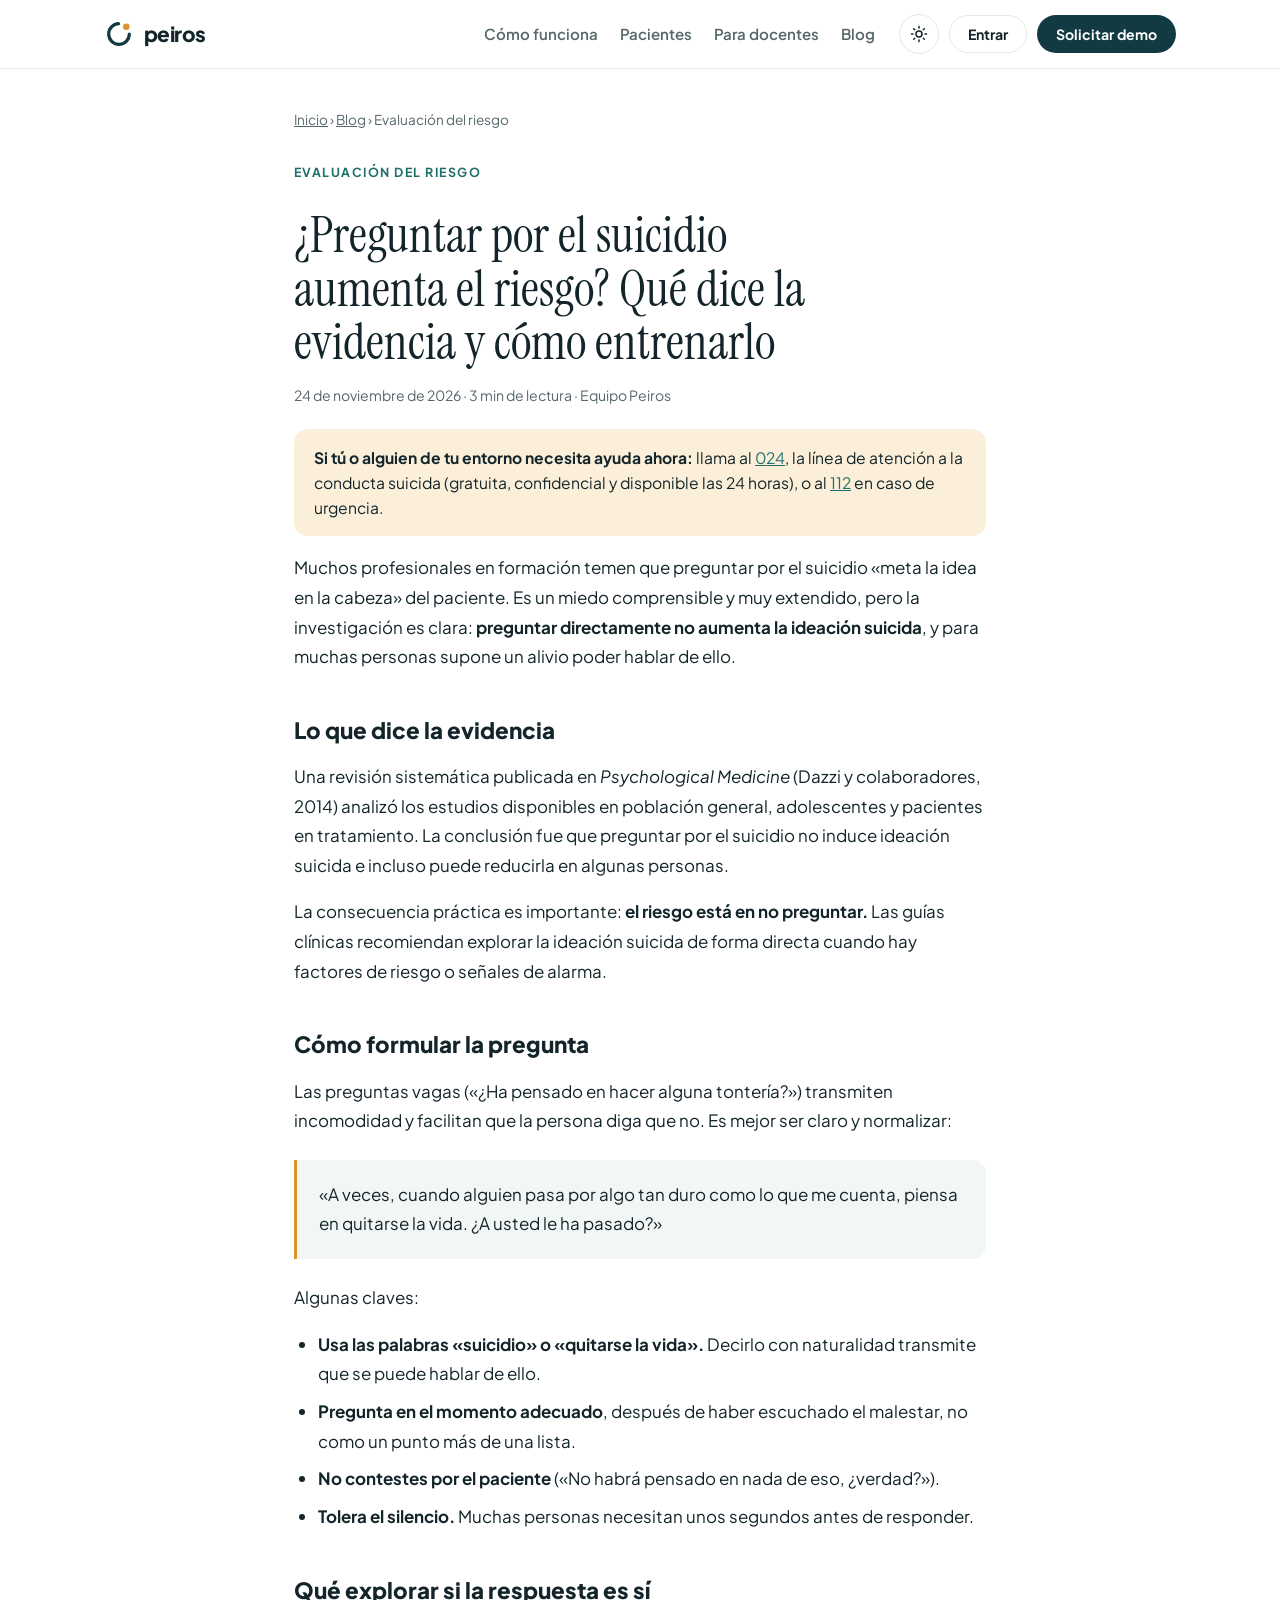
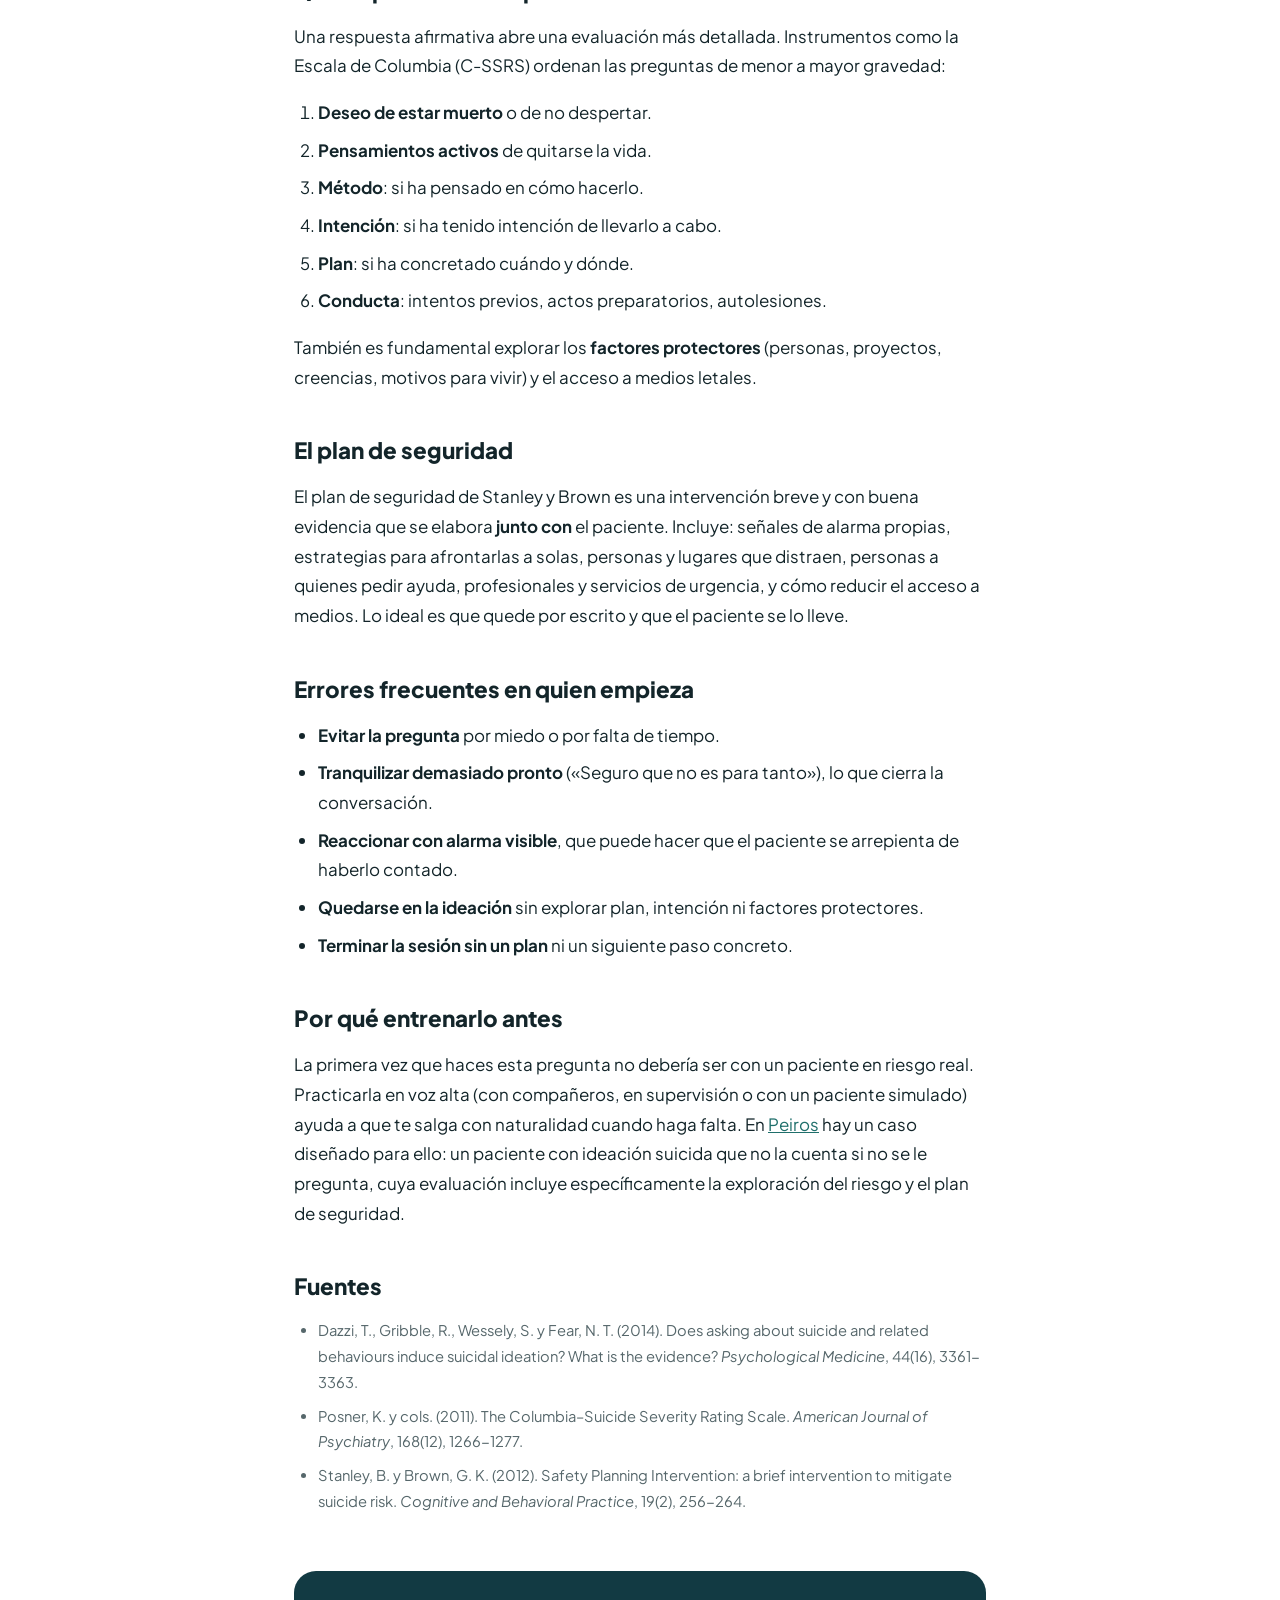
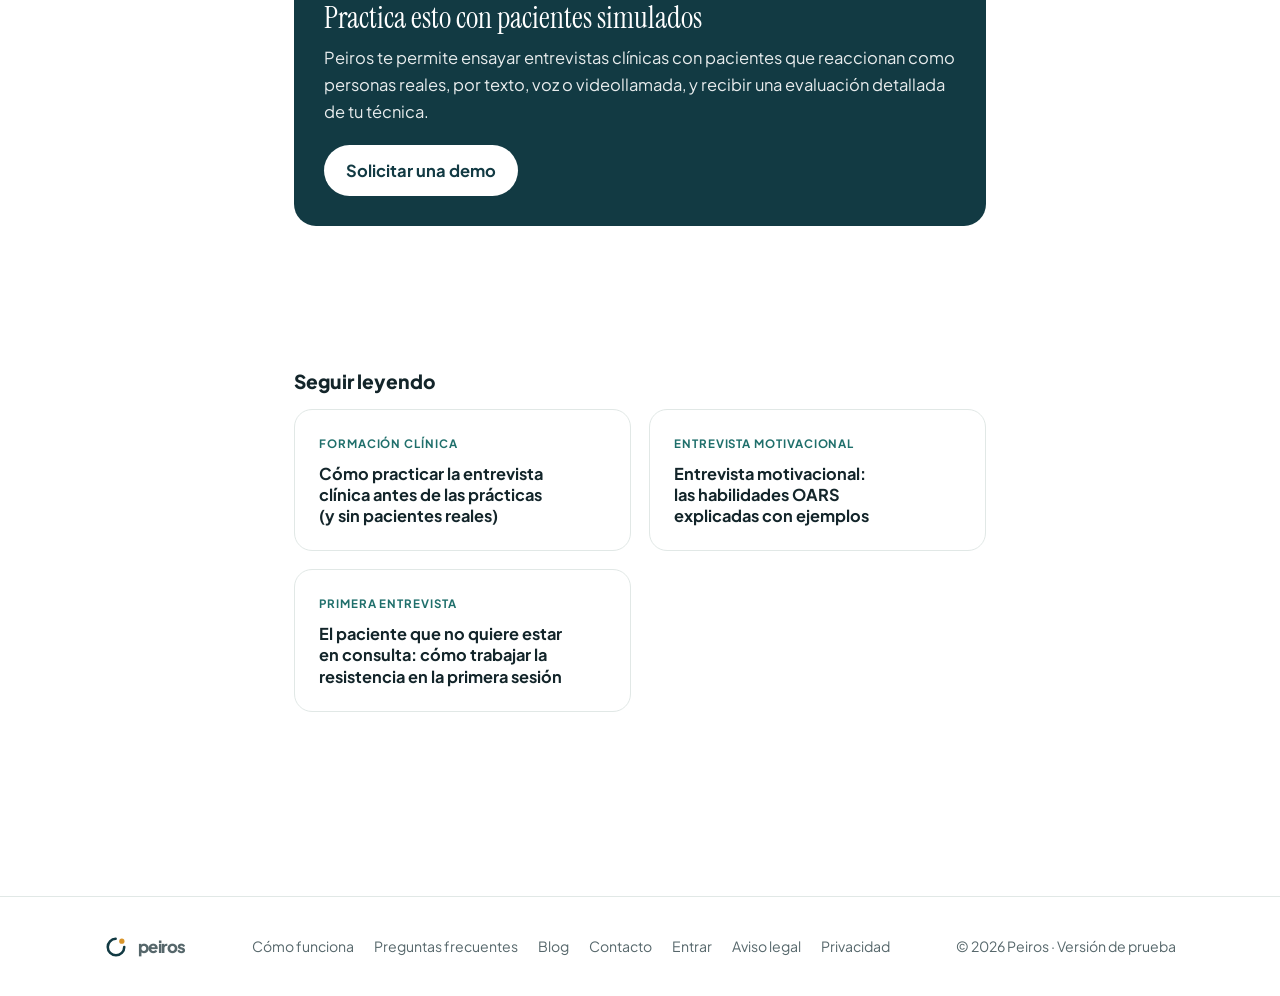
<file: blog/preguntar-por-el-suicidio/index.html>
<!doctype html>
<html lang="es">
<head>
  <meta charset="utf-8">
  <meta name="viewport" content="width=device-width, initial-scale=1">
  <title>¿Preguntar por el suicidio aumenta el riesgo? Qué dice la evidencia y cómo entrenarlo · Peiros</title>
  <meta name="description" content="Preguntar directamente por la ideación suicida no la provoca. Qué dice la investigación, cómo formular la pregunta, qué explorar después y cómo practicarlo antes de necesitarlo.">
  <link rel="canonical" href="https://peiros.app/blog/preguntar-por-el-suicidio/">
  <meta name="robots" content="index, follow, max-image-preview:large">
  <meta name="theme-color" content="#123a43">
  <meta property="og:type" content="article">
  <meta property="og:site_name" content="Peiros">
  <meta property="og:locale" content="es_ES">
  <meta property="og:url" content="https://peiros.app/blog/preguntar-por-el-suicidio/">
  <meta property="og:title" content="¿Preguntar por el suicidio aumenta el riesgo? Qué dice la evidencia y cómo entrenarlo · Peiros">
  <meta property="og:description" content="Preguntar directamente por la ideación suicida no la provoca. Qué dice la investigación, cómo formular la pregunta, qué explorar después y cómo practicarlo antes de necesitarlo.">
  <meta property="og:image" content="https://peiros.app/assets/brand/og-peiros.png">
  <meta property="og:image:width" content="1200">
  <meta property="og:image:height" content="630">
  <meta name="twitter:card" content="summary_large_image">
  <meta property="article:published_time" content="2026-11-24">
  <meta property="article:section" content="Evaluación del riesgo">
  <link rel="icon" href="/assets/brand/favicon.svg" type="image/svg+xml">
  <link rel="apple-touch-icon" href="/assets/brand/apple-touch-icon.png">
  <link rel="alternate" type="application/rss+xml" title="Blog de Peiros" href="/blog/feed.xml">
  <link rel="preconnect" href="https://fonts.googleapis.com">
  <link rel="preconnect" href="https://fonts.gstatic.com" crossorigin>
  <link rel="stylesheet" href="https://fonts.googleapis.com/css2?family=Instrument+Serif:ital@0;1&family=Plus+Jakarta+Sans:wght@400;500;600;700;800&display=swap">
  <script>try { const t = localStorage.getItem("peiros-theme"); if (t) document.documentElement.dataset.theme = t; } catch (_) {}</script>
  <script>window.PEIROS_APP_URL = "https://campus.peiros.app";</script>
  <link rel="stylesheet" href="/assets/landing.css">
  <script type="application/ld+json">{"@context": "https://schema.org", "@type": "BlogPosting", "headline": "¿Preguntar por el suicidio aumenta el riesgo? Qué dice la evidencia y cómo entrenarlo", "description": "Preguntar directamente por la ideación suicida no la provoca. Qué dice la investigación, cómo formular la pregunta, qué explorar después y cómo practicarlo antes de necesitarlo.", "url": "https://peiros.app/blog/preguntar-por-el-suicidio/", "mainEntityOfPage": "https://peiros.app/blog/preguntar-por-el-suicidio/", "datePublished": "2026-11-24", "dateModified": "2026-11-24", "inLanguage": "es-ES", "keywords": "preguntar por el suicidio, ideación suicida evaluación, cómo preguntar por suicidio paciente, plan de seguridad, formación psicología", "articleSection": "Evaluación del riesgo", "image": "https://peiros.app/assets/brand/og-peiros.png", "author": {"@type": "Organization", "name": "Peiros", "url": "https://peiros.app/", "logo": {"@type": "ImageObject", "url": "https://peiros.app/assets/brand/apple-touch-icon.png"}}, "publisher": {"@type": "Organization", "name": "Peiros", "url": "https://peiros.app/", "logo": {"@type": "ImageObject", "url": "https://peiros.app/assets/brand/apple-touch-icon.png"}}}</script>
  <script type="application/ld+json">{"@context": "https://schema.org", "@type": "BreadcrumbList", "itemListElement": [{"@type": "ListItem", "position": 1, "name": "Inicio", "item": "https://peiros.app/"}, {"@type": "ListItem", "position": 2, "name": "Blog", "item": "https://peiros.app/blog/"}, {"@type": "ListItem", "position": 3, "name": "¿Preguntar por el suicidio aumenta el riesgo? Qué dice la evidencia y cómo entrenarlo", "item": "https://peiros.app/blog/preguntar-por-el-suicidio/"}]}</script>
</head>
<body>
  <header class="site-header">
    <div class="wrap">
      <a class="brand" href="/" aria-label="Peiros, inicio">
        <svg viewBox="0 0 32 32" aria-hidden="true"><circle cx="16" cy="16" r="11" fill="none" stroke="currentColor" stroke-width="3.4" stroke-linecap="round" stroke-dasharray="51 18.1"/><circle cx="23.8" cy="8.2" r="3.5" class="f-accent"/></svg>
        peiros
      </a>
      <nav class="site-nav" id="site-nav" aria-label="Secciones">
        <a href="/#como-funciona">Cómo funciona</a>
        <a href="/#pacientes">Pacientes</a>
        <a href="/#docentes">Para docentes</a>
        <a href="/blog/">Blog</a>
        <a class="nav-mobile-only" href="https://campus.peiros.app/entrar">Entrar</a>
      </nav>
      <div class="header-actions">
        <button class="theme-toggle" id="theme-toggle" type="button" aria-label="Cambiar entre modo claro y oscuro">
          <svg class="sun" viewBox="0 0 24 24" fill="none" stroke="currentColor" stroke-width="2" stroke-linecap="round"><circle cx="12" cy="12" r="4"/><path d="M12 2v2M12 20v2M4.9 4.9l1.4 1.4M17.7 17.7l1.4 1.4M2 12h2M20 12h2M4.9 19.1l1.4-1.4M17.7 6.3l1.4-1.4"/></svg>
          <svg class="moon" viewBox="0 0 24 24" fill="none" stroke="currentColor" stroke-width="2" stroke-linecap="round" stroke-linejoin="round"><path d="M21 12.8A9 9 0 1 1 11.2 3a7 7 0 0 0 9.8 9.8z"/></svg>
        </button>
        <a class="btn btn-ghost btn-small" href="https://campus.peiros.app/entrar">Entrar</a>
        <a class="btn btn-primary btn-small" href="/#contacto">Solicitar demo</a>
        <button class="menu-toggle" id="menu-toggle" type="button" aria-label="Abrir el menú" aria-expanded="false" aria-controls="site-nav">
          <svg viewBox="0 0 24 24" fill="none" stroke="currentColor" stroke-width="2" stroke-linecap="round"><path class="l1" d="M4 7h16"/><path class="l2" d="M4 12h16"/><path class="l3" d="M4 17h16"/></svg>
        </button>
      </div>
    </div>
  </header>

  <main>
    <article class="post">
      <div class="wrap">
        <nav class="crumbs" aria-label="Migas de pan"><a href="/">Inicio</a> › <a href="/blog/">Blog</a> › <span>Evaluación del riesgo</span></nav>
        <span class="eyebrow">Evaluación del riesgo</span>
        <h1>¿Preguntar por el suicidio aumenta el riesgo? Qué dice la evidencia y cómo entrenarlo</h1>
        <p class="post-meta"><time datetime="2026-11-24">24 de noviembre de 2026</time> · 3 min de lectura · Equipo Peiros</p>
      <aside class="notice" role="note">
        <strong>Si tú o alguien de tu entorno necesita ayuda ahora:</strong> llama al <a href="tel:024">024</a>, la línea de atención a la conducta suicida (gratuita, confidencial y disponible las 24 horas), o al <a href="tel:112">112</a> en caso de urgencia.
      </aside>
        <div class="prose">
<p>Muchos profesionales en formación temen que preguntar por el suicidio «meta la idea en la cabeza» del paciente. Es un miedo comprensible y muy extendido, pero la investigación es clara: <strong>preguntar directamente no aumenta la ideación suicida</strong>, y para muchas personas supone un alivio poder hablar de ello.</p>
<h2>Lo que dice la evidencia</h2>
<p>Una revisión sistemática publicada en <em>Psychological Medicine</em> (Dazzi y colaboradores, 2014) analizó los estudios disponibles en población general, adolescentes y pacientes en tratamiento. La conclusión fue que preguntar por el suicidio no induce ideación suicida e incluso puede reducirla en algunas personas.</p>
<p>La consecuencia práctica es importante: <strong>el riesgo está en no preguntar.</strong> Las guías clínicas recomiendan explorar la ideación suicida de forma directa cuando hay factores de riesgo o señales de alarma.</p>
<h2>Cómo formular la pregunta</h2>
<p>Las preguntas vagas («¿Ha pensado en hacer alguna tontería?») transmiten incomodidad y facilitan que la persona diga que no. Es mejor ser claro y normalizar:</p>
<blockquote>
<p>«A veces, cuando alguien pasa por algo tan duro como lo que me cuenta, piensa en quitarse la vida. ¿A usted le ha pasado?»</p>
</blockquote>
<p>Algunas claves:</p>
<ul>
<li><strong>Usa las palabras «suicidio» o «quitarse la vida».</strong> Decirlo con naturalidad transmite que se puede hablar de ello.</li>
<li><strong>Pregunta en el momento adecuado</strong>, después de haber escuchado el malestar, no como un punto más de una lista.</li>
<li><strong>No contestes por el paciente</strong> («No habrá pensado en nada de eso, ¿verdad?»).</li>
<li><strong>Tolera el silencio.</strong> Muchas personas necesitan unos segundos antes de responder.</li>
</ul>
<h2>Qué explorar si la respuesta es sí</h2>
<p>Una respuesta afirmativa abre una evaluación más detallada. Instrumentos como la Escala de Columbia (C-SSRS) ordenan las preguntas de menor a mayor gravedad:</p>
<ol>
<li><strong>Deseo de estar muerto</strong> o de no despertar.</li>
<li><strong>Pensamientos activos</strong> de quitarse la vida.</li>
<li><strong>Método</strong>: si ha pensado en cómo hacerlo.</li>
<li><strong>Intención</strong>: si ha tenido intención de llevarlo a cabo.</li>
<li><strong>Plan</strong>: si ha concretado cuándo y dónde.</li>
<li><strong>Conducta</strong>: intentos previos, actos preparatorios, autolesiones.</li>
</ol>
<p>También es fundamental explorar los <strong>factores protectores</strong> (personas, proyectos, creencias, motivos para vivir) y el acceso a medios letales.</p>
<h2>El plan de seguridad</h2>
<p>El plan de seguridad de Stanley y Brown es una intervención breve y con buena evidencia que se elabora <strong>junto con</strong> el paciente. Incluye: señales de alarma propias, estrategias para afrontarlas a solas, personas y lugares que distraen, personas a quienes pedir ayuda, profesionales y servicios de urgencia, y cómo reducir el acceso a medios. Lo ideal es que quede por escrito y que el paciente se lo lleve.</p>
<h2>Errores frecuentes en quien empieza</h2>
<ul>
<li><strong>Evitar la pregunta</strong> por miedo o por falta de tiempo.</li>
<li><strong>Tranquilizar demasiado pronto</strong> («Seguro que no es para tanto»), lo que cierra la conversación.</li>
<li><strong>Reaccionar con alarma visible</strong>, que puede hacer que el paciente se arrepienta de haberlo contado.</li>
<li><strong>Quedarse en la ideación</strong> sin explorar plan, intención ni factores protectores.</li>
<li><strong>Terminar la sesión sin un plan</strong> ni un siguiente paso concreto.</li>
</ul>
<h2>Por qué entrenarlo antes</h2>
<p>La primera vez que haces esta pregunta no debería ser con un paciente en riesgo real. Practicarla en voz alta (con compañeros, en supervisión o con un paciente simulado) ayuda a que te salga con naturalidad cuando haga falta. En <a href="/">Peiros</a> hay un caso diseñado para ello: un paciente con ideación suicida que no la cuenta si no se le pregunta, cuya evaluación incluye específicamente la exploración del riesgo y el plan de seguridad.</p>
<h2>Fuentes</h2>
<ul>
<li>Dazzi, T., Gribble, R., Wessely, S. y Fear, N. T. (2014). Does asking about suicide and related behaviours induce suicidal ideation? What is the evidence? <em>Psychological Medicine</em>, 44(16), 3361-3363.</li>
<li>Posner, K. y cols. (2011). The Columbia–Suicide Severity Rating Scale. <em>American Journal of Psychiatry</em>, 168(12), 1266-1277.</li>
<li>Stanley, B. y Brown, G. K. (2012). Safety Planning Intervention: a brief intervention to mitigate suicide risk. <em>Cognitive and Behavioral Practice</em>, 19(2), 256-264.</li>
</ul>
        </div>
      <aside class="cta-box">
        <h2>Practica esto con pacientes simulados</h2>
        <p>Peiros te permite ensayar entrevistas clínicas con pacientes que reaccionan como personas reales, por texto, voz o videollamada, y recibir una evaluación detallada de tu técnica.</p>
        <a class="cta-btn" href="/#contacto">Solicitar una demo</a>
      </aside>
        <section class="related" aria-label="Más artículos">
          <h2>Seguir leyendo</h2>
          <div class="post-grid"><a class="post-card" href="/blog/practicar-entrevista-clinica/"><span class="post-tag">Formación clínica</span><h3>Cómo practicar la entrevista clínica antes de las prácticas (y sin pacientes reales)</h3></a><a class="post-card" href="/blog/entrevista-motivacional-oars-ejemplos/"><span class="post-tag">Entrevista motivacional</span><h3>Entrevista motivacional: las habilidades OARS explicadas con ejemplos</h3></a><a class="post-card" href="/blog/resistencia-paciente-primera-consulta/"><span class="post-tag">Primera entrevista</span><h3>El paciente que no quiere estar en consulta: cómo trabajar la resistencia en la primera sesión</h3></a></div>
        </section>
      </div>
    </article>
  </main>

  <footer class="site-footer">
    <div class="wrap">
      <a class="brand" href="/" style="font-size:1.05rem">
        <svg viewBox="0 0 32 32" aria-hidden="true" style="width:24px;height:24px"><circle cx="16" cy="16" r="11" fill="none" stroke="currentColor" stroke-width="3.4" stroke-linecap="round" stroke-dasharray="51 18.1"/><circle cx="23.8" cy="8.2" r="3.5" class="f-accent"/></svg>
        peiros
      </a>
      <nav aria-label="Pie de página"><a href="/#como-funciona">Cómo funciona</a><a href="/#preguntas">Preguntas frecuentes</a><a href="/blog/">Blog</a><a href="/#contacto">Contacto</a><a href="https://campus.peiros.app/entrar">Entrar</a><a href="/aviso-legal.html">Aviso legal</a><a href="/privacidad.html">Privacidad</a></nav>
      <span>© 2026 Peiros · Versión de prueba</span>
    </div>
  </footer>

  <script src="/assets/landing.js"></script>
</body>
</html>
</file>
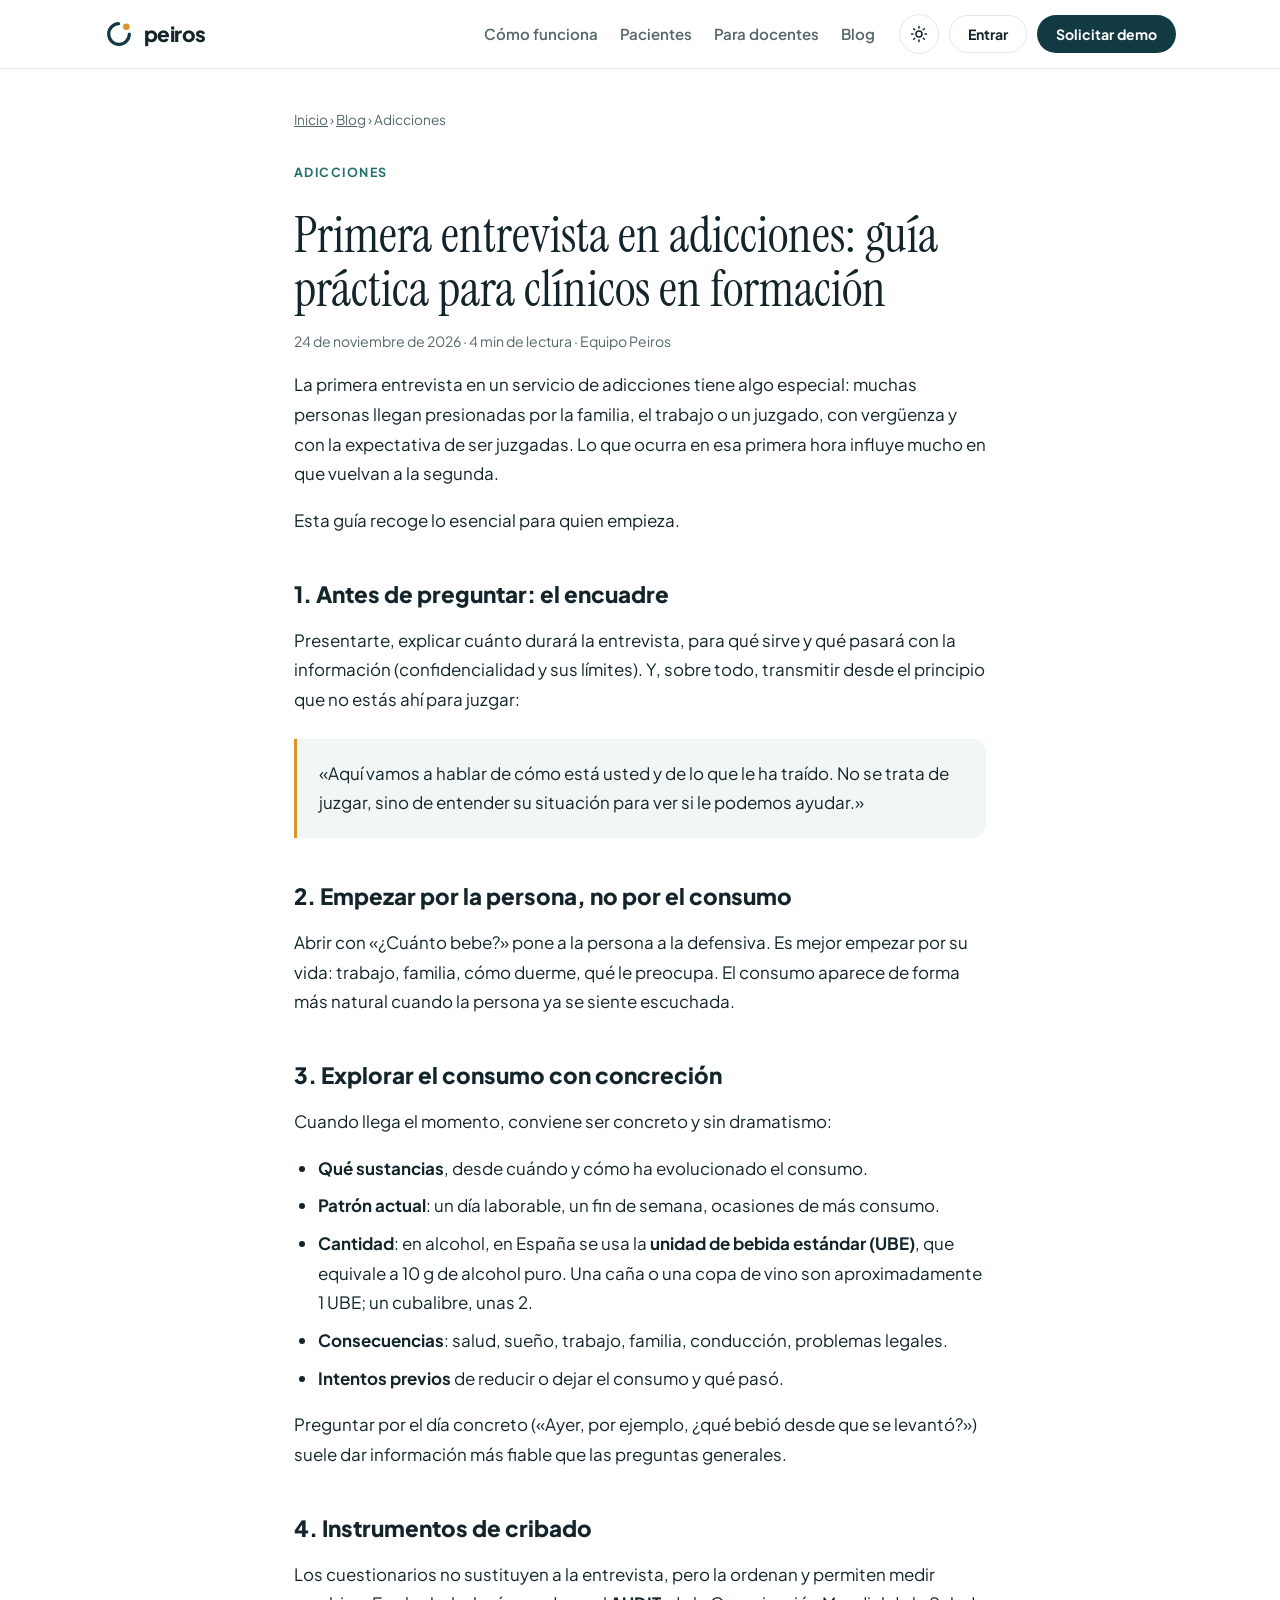
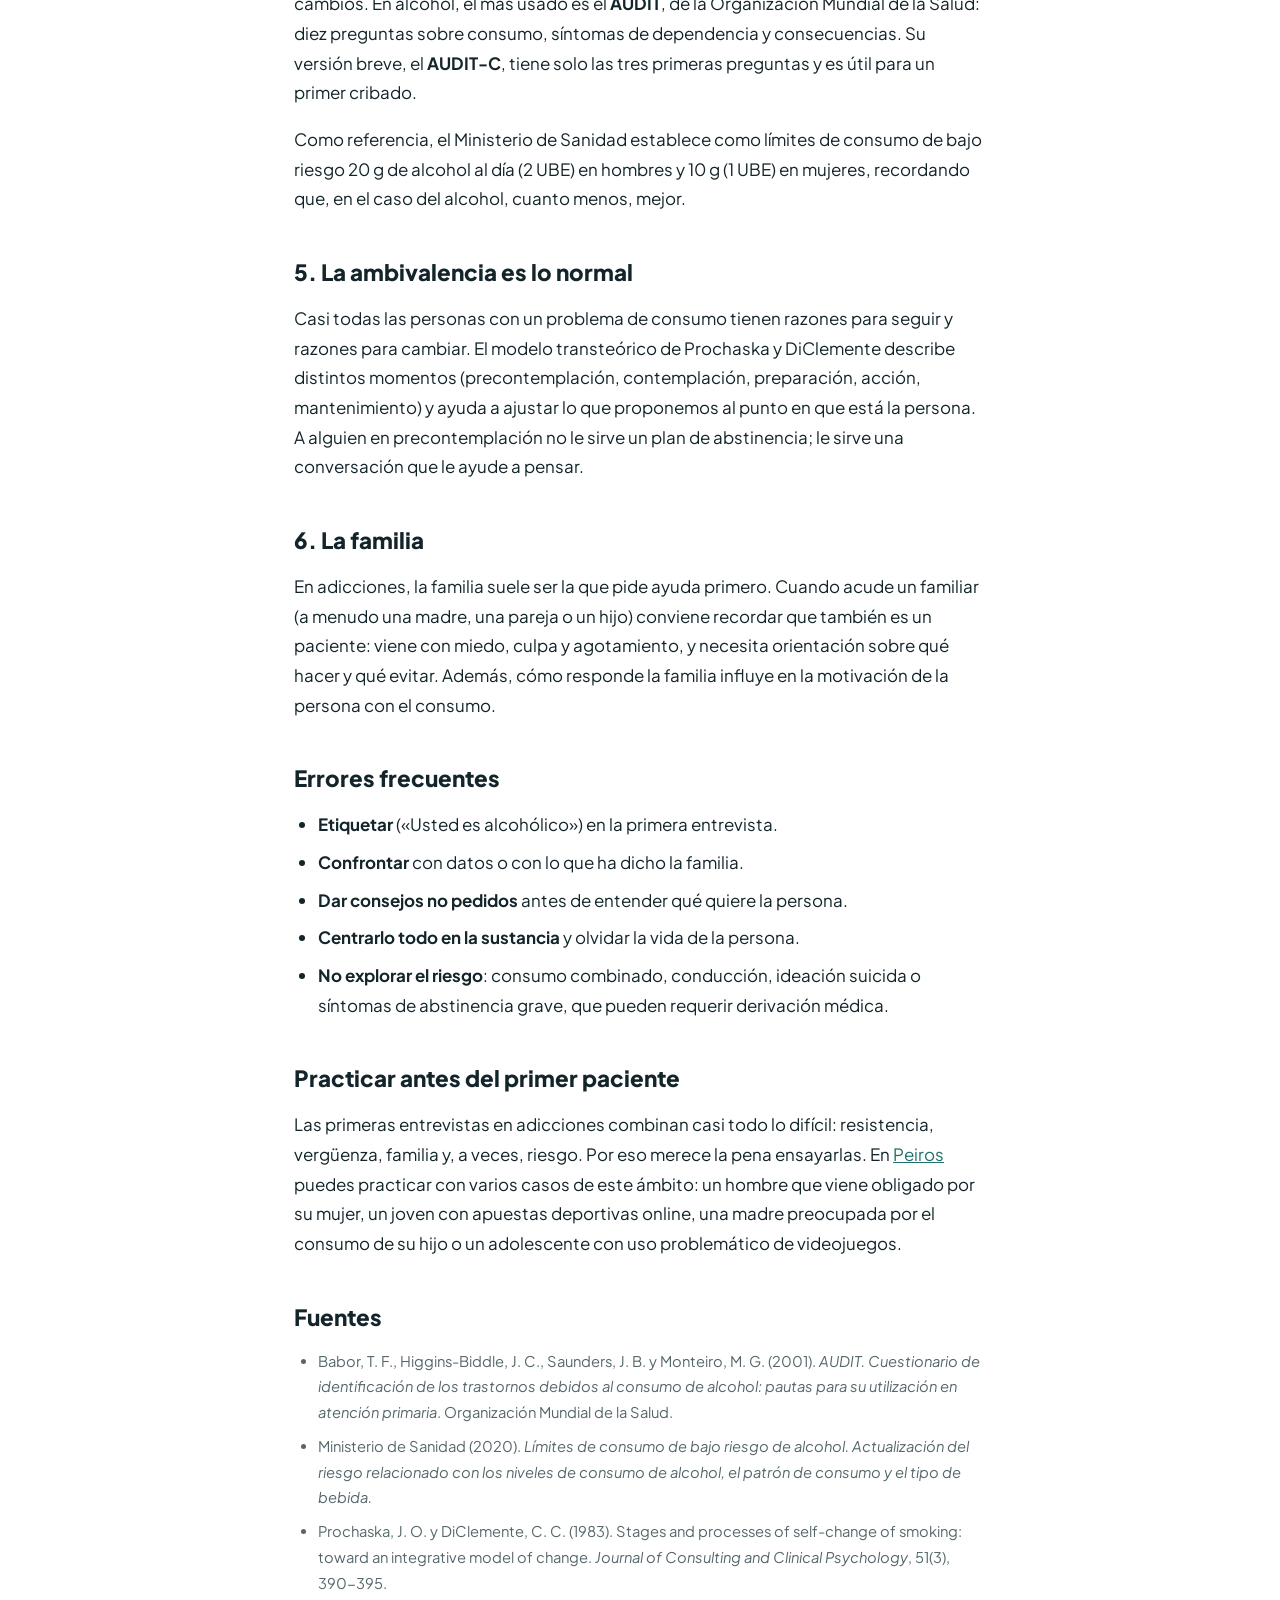
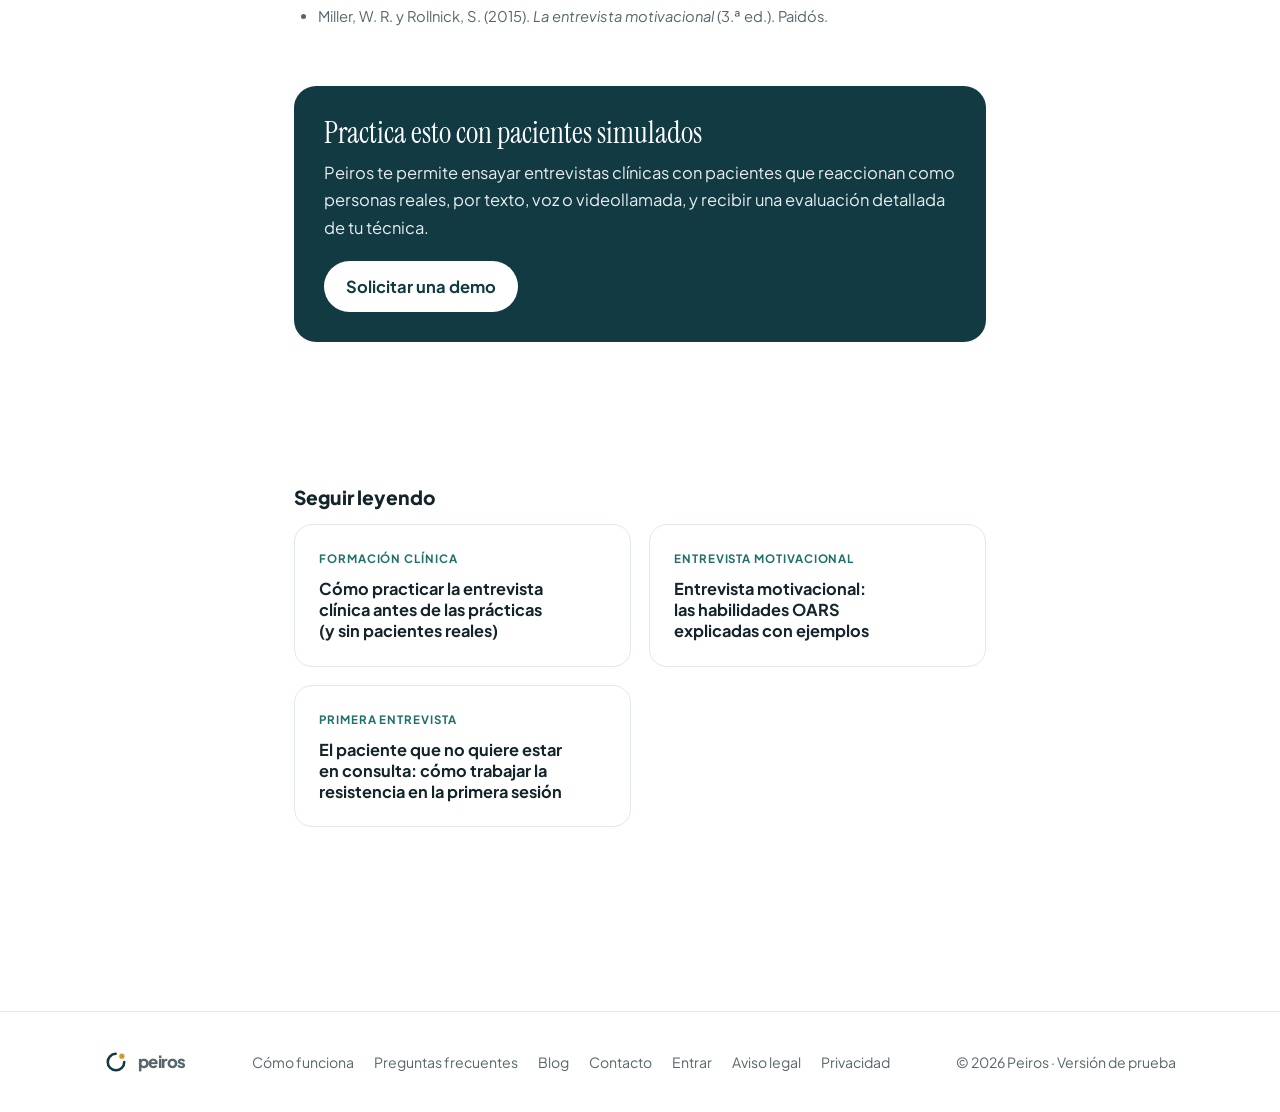
<file: blog/primera-entrevista-adicciones/index.html>
<!doctype html>
<html lang="es">
<head>
  <meta charset="utf-8">
  <meta name="viewport" content="width=device-width, initial-scale=1">
  <title>Primera entrevista en adicciones: guía práctica para clínicos en formación · Peiros</title>
  <meta name="description" content="Cómo plantear la primera entrevista con una persona con un problema de consumo: encuadre, exploración del consumo en UBE, herramientas como el AUDIT, la familia y los errores que conviene evitar.">
  <link rel="canonical" href="https://peiros.app/blog/primera-entrevista-adicciones/">
  <meta name="robots" content="index, follow, max-image-preview:large">
  <meta name="theme-color" content="#123a43">
  <meta property="og:type" content="article">
  <meta property="og:site_name" content="Peiros">
  <meta property="og:locale" content="es_ES">
  <meta property="og:url" content="https://peiros.app/blog/primera-entrevista-adicciones/">
  <meta property="og:title" content="Primera entrevista en adicciones: guía práctica para clínicos en formación · Peiros">
  <meta property="og:description" content="Cómo plantear la primera entrevista con una persona con un problema de consumo: encuadre, exploración del consumo en UBE, herramientas como el AUDIT, la familia y los errores que conviene evitar.">
  <meta property="og:image" content="https://peiros.app/assets/brand/og-peiros.png">
  <meta property="og:image:width" content="1200">
  <meta property="og:image:height" content="630">
  <meta name="twitter:card" content="summary_large_image">
  <meta property="article:published_time" content="2026-11-24">
  <meta property="article:section" content="Adicciones">
  <link rel="icon" href="/assets/brand/favicon.svg" type="image/svg+xml">
  <link rel="apple-touch-icon" href="/assets/brand/apple-touch-icon.png">
  <link rel="alternate" type="application/rss+xml" title="Blog de Peiros" href="/blog/feed.xml">
  <link rel="preconnect" href="https://fonts.googleapis.com">
  <link rel="preconnect" href="https://fonts.gstatic.com" crossorigin>
  <link rel="stylesheet" href="https://fonts.googleapis.com/css2?family=Instrument+Serif:ital@0;1&family=Plus+Jakarta+Sans:wght@400;500;600;700;800&display=swap">
  <script>try { const t = localStorage.getItem("peiros-theme"); if (t) document.documentElement.dataset.theme = t; } catch (_) {}</script>
  <script>window.PEIROS_APP_URL = "https://campus.peiros.app";</script>
  <link rel="stylesheet" href="/assets/landing.css">
  <script type="application/ld+json">{"@context": "https://schema.org", "@type": "BlogPosting", "headline": "Primera entrevista en adicciones: guía práctica para clínicos en formación", "description": "Cómo plantear la primera entrevista con una persona con un problema de consumo: encuadre, exploración del consumo en UBE, herramientas como el AUDIT, la familia y los errores que conviene evitar.", "url": "https://peiros.app/blog/primera-entrevista-adicciones/", "mainEntityOfPage": "https://peiros.app/blog/primera-entrevista-adicciones/", "datePublished": "2026-11-24", "dateModified": "2026-11-24", "inLanguage": "es-ES", "keywords": "primera entrevista adicciones, entrevista clínica alcohol, AUDIT, unidad de bebida estándar, psicología de las adicciones", "articleSection": "Adicciones", "image": "https://peiros.app/assets/brand/og-peiros.png", "author": {"@type": "Organization", "name": "Peiros", "url": "https://peiros.app/", "logo": {"@type": "ImageObject", "url": "https://peiros.app/assets/brand/apple-touch-icon.png"}}, "publisher": {"@type": "Organization", "name": "Peiros", "url": "https://peiros.app/", "logo": {"@type": "ImageObject", "url": "https://peiros.app/assets/brand/apple-touch-icon.png"}}}</script>
  <script type="application/ld+json">{"@context": "https://schema.org", "@type": "BreadcrumbList", "itemListElement": [{"@type": "ListItem", "position": 1, "name": "Inicio", "item": "https://peiros.app/"}, {"@type": "ListItem", "position": 2, "name": "Blog", "item": "https://peiros.app/blog/"}, {"@type": "ListItem", "position": 3, "name": "Primera entrevista en adicciones: guía práctica para clínicos en formación", "item": "https://peiros.app/blog/primera-entrevista-adicciones/"}]}</script>
</head>
<body>
  <header class="site-header">
    <div class="wrap">
      <a class="brand" href="/" aria-label="Peiros, inicio">
        <svg viewBox="0 0 32 32" aria-hidden="true"><circle cx="16" cy="16" r="11" fill="none" stroke="currentColor" stroke-width="3.4" stroke-linecap="round" stroke-dasharray="51 18.1"/><circle cx="23.8" cy="8.2" r="3.5" class="f-accent"/></svg>
        peiros
      </a>
      <nav class="site-nav" id="site-nav" aria-label="Secciones">
        <a href="/#como-funciona">Cómo funciona</a>
        <a href="/#pacientes">Pacientes</a>
        <a href="/#docentes">Para docentes</a>
        <a href="/blog/">Blog</a>
        <a class="nav-mobile-only" href="https://campus.peiros.app/entrar">Entrar</a>
      </nav>
      <div class="header-actions">
        <button class="theme-toggle" id="theme-toggle" type="button" aria-label="Cambiar entre modo claro y oscuro">
          <svg class="sun" viewBox="0 0 24 24" fill="none" stroke="currentColor" stroke-width="2" stroke-linecap="round"><circle cx="12" cy="12" r="4"/><path d="M12 2v2M12 20v2M4.9 4.9l1.4 1.4M17.7 17.7l1.4 1.4M2 12h2M20 12h2M4.9 19.1l1.4-1.4M17.7 6.3l1.4-1.4"/></svg>
          <svg class="moon" viewBox="0 0 24 24" fill="none" stroke="currentColor" stroke-width="2" stroke-linecap="round" stroke-linejoin="round"><path d="M21 12.8A9 9 0 1 1 11.2 3a7 7 0 0 0 9.8 9.8z"/></svg>
        </button>
        <a class="btn btn-ghost btn-small" href="https://campus.peiros.app/entrar">Entrar</a>
        <a class="btn btn-primary btn-small" href="/#contacto">Solicitar demo</a>
        <button class="menu-toggle" id="menu-toggle" type="button" aria-label="Abrir el menú" aria-expanded="false" aria-controls="site-nav">
          <svg viewBox="0 0 24 24" fill="none" stroke="currentColor" stroke-width="2" stroke-linecap="round"><path class="l1" d="M4 7h16"/><path class="l2" d="M4 12h16"/><path class="l3" d="M4 17h16"/></svg>
        </button>
      </div>
    </div>
  </header>

  <main>
    <article class="post">
      <div class="wrap">
        <nav class="crumbs" aria-label="Migas de pan"><a href="/">Inicio</a> › <a href="/blog/">Blog</a> › <span>Adicciones</span></nav>
        <span class="eyebrow">Adicciones</span>
        <h1>Primera entrevista en adicciones: guía práctica para clínicos en formación</h1>
        <p class="post-meta"><time datetime="2026-11-24">24 de noviembre de 2026</time> · 4 min de lectura · Equipo Peiros</p>
        <div class="prose">
<p>La primera entrevista en un servicio de adicciones tiene algo especial: muchas personas llegan presionadas por la familia, el trabajo o un juzgado, con vergüenza y con la expectativa de ser juzgadas. Lo que ocurra en esa primera hora influye mucho en que vuelvan a la segunda.</p>
<p>Esta guía recoge lo esencial para quien empieza.</p>
<h2>1. Antes de preguntar: el encuadre</h2>
<p>Presentarte, explicar cuánto durará la entrevista, para qué sirve y qué pasará con la información (confidencialidad y sus límites). Y, sobre todo, transmitir desde el principio que no estás ahí para juzgar:</p>
<blockquote>
<p>«Aquí vamos a hablar de cómo está usted y de lo que le ha traído. No se trata de juzgar, sino de entender su situación para ver si le podemos ayudar.»</p>
</blockquote>
<h2>2. Empezar por la persona, no por el consumo</h2>
<p>Abrir con «¿Cuánto bebe?» pone a la persona a la defensiva. Es mejor empezar por su vida: trabajo, familia, cómo duerme, qué le preocupa. El consumo aparece de forma más natural cuando la persona ya se siente escuchada.</p>
<h2>3. Explorar el consumo con concreción</h2>
<p>Cuando llega el momento, conviene ser concreto y sin dramatismo:</p>
<ul>
<li><strong>Qué sustancias</strong>, desde cuándo y cómo ha evolucionado el consumo.</li>
<li><strong>Patrón actual</strong>: un día laborable, un fin de semana, ocasiones de más consumo.</li>
<li><strong>Cantidad</strong>: en alcohol, en España se usa la <strong>unidad de bebida estándar (UBE)</strong>, que equivale a 10 g de alcohol puro. Una caña o una copa de vino son aproximadamente 1 UBE; un cubalibre, unas 2.</li>
<li><strong>Consecuencias</strong>: salud, sueño, trabajo, familia, conducción, problemas legales.</li>
<li><strong>Intentos previos</strong> de reducir o dejar el consumo y qué pasó.</li>
</ul>
<p>Preguntar por el día concreto («Ayer, por ejemplo, ¿qué bebió desde que se levantó?») suele dar información más fiable que las preguntas generales.</p>
<h2>4. Instrumentos de cribado</h2>
<p>Los cuestionarios no sustituyen a la entrevista, pero la ordenan y permiten medir cambios. En alcohol, el más usado es el <strong>AUDIT</strong>, de la Organización Mundial de la Salud: diez preguntas sobre consumo, síntomas de dependencia y consecuencias. Su versión breve, el <strong>AUDIT-C</strong>, tiene solo las tres primeras preguntas y es útil para un primer cribado.</p>
<p>Como referencia, el Ministerio de Sanidad establece como límites de consumo de bajo riesgo 20 g de alcohol al día (2 UBE) en hombres y 10 g (1 UBE) en mujeres, recordando que, en el caso del alcohol, cuanto menos, mejor.</p>
<h2>5. La ambivalencia es lo normal</h2>
<p>Casi todas las personas con un problema de consumo tienen razones para seguir y razones para cambiar. El modelo transteórico de Prochaska y DiClemente describe distintos momentos (precontemplación, contemplación, preparación, acción, mantenimiento) y ayuda a ajustar lo que proponemos al punto en que está la persona. A alguien en precontemplación no le sirve un plan de abstinencia; le sirve una conversación que le ayude a pensar.</p>
<h2>6. La familia</h2>
<p>En adicciones, la familia suele ser la que pide ayuda primero. Cuando acude un familiar (a menudo una madre, una pareja o un hijo) conviene recordar que también es un paciente: viene con miedo, culpa y agotamiento, y necesita orientación sobre qué hacer y qué evitar. Además, cómo responde la familia influye en la motivación de la persona con el consumo.</p>
<h2>Errores frecuentes</h2>
<ul>
<li><strong>Etiquetar</strong> («Usted es alcohólico») en la primera entrevista.</li>
<li><strong>Confrontar</strong> con datos o con lo que ha dicho la familia.</li>
<li><strong>Dar consejos no pedidos</strong> antes de entender qué quiere la persona.</li>
<li><strong>Centrarlo todo en la sustancia</strong> y olvidar la vida de la persona.</li>
<li><strong>No explorar el riesgo</strong>: consumo combinado, conducción, ideación suicida o síntomas de abstinencia grave, que pueden requerir derivación médica.</li>
</ul>
<h2>Practicar antes del primer paciente</h2>
<p>Las primeras entrevistas en adicciones combinan casi todo lo difícil: resistencia, vergüenza, familia y, a veces, riesgo. Por eso merece la pena ensayarlas. En <a href="/">Peiros</a> puedes practicar con varios casos de este ámbito: un hombre que viene obligado por su mujer, un joven con apuestas deportivas online, una madre preocupada por el consumo de su hijo o un adolescente con uso problemático de videojuegos.</p>
<h2>Fuentes</h2>
<ul>
<li>Babor, T. F., Higgins-Biddle, J. C., Saunders, J. B. y Monteiro, M. G. (2001). <em>AUDIT. Cuestionario de identificación de los trastornos debidos al consumo de alcohol: pautas para su utilización en atención primaria</em>. Organización Mundial de la Salud.</li>
<li>Ministerio de Sanidad (2020). <em>Límites de consumo de bajo riesgo de alcohol. Actualización del riesgo relacionado con los niveles de consumo de alcohol, el patrón de consumo y el tipo de bebida.</em></li>
<li>Prochaska, J. O. y DiClemente, C. C. (1983). Stages and processes of self-change of smoking: toward an integrative model of change. <em>Journal of Consulting and Clinical Psychology</em>, 51(3), 390-395.</li>
<li>Miller, W. R. y Rollnick, S. (2015). <em>La entrevista motivacional</em> (3.ª ed.). Paidós.</li>
</ul>
        </div>
      <aside class="cta-box">
        <h2>Practica esto con pacientes simulados</h2>
        <p>Peiros te permite ensayar entrevistas clínicas con pacientes que reaccionan como personas reales, por texto, voz o videollamada, y recibir una evaluación detallada de tu técnica.</p>
        <a class="cta-btn" href="/#contacto">Solicitar una demo</a>
      </aside>
        <section class="related" aria-label="Más artículos">
          <h2>Seguir leyendo</h2>
          <div class="post-grid"><a class="post-card" href="/blog/practicar-entrevista-clinica/"><span class="post-tag">Formación clínica</span><h3>Cómo practicar la entrevista clínica antes de las prácticas (y sin pacientes reales)</h3></a><a class="post-card" href="/blog/entrevista-motivacional-oars-ejemplos/"><span class="post-tag">Entrevista motivacional</span><h3>Entrevista motivacional: las habilidades OARS explicadas con ejemplos</h3></a><a class="post-card" href="/blog/resistencia-paciente-primera-consulta/"><span class="post-tag">Primera entrevista</span><h3>El paciente que no quiere estar en consulta: cómo trabajar la resistencia en la primera sesión</h3></a></div>
        </section>
      </div>
    </article>
  </main>

  <footer class="site-footer">
    <div class="wrap">
      <a class="brand" href="/" style="font-size:1.05rem">
        <svg viewBox="0 0 32 32" aria-hidden="true" style="width:24px;height:24px"><circle cx="16" cy="16" r="11" fill="none" stroke="currentColor" stroke-width="3.4" stroke-linecap="round" stroke-dasharray="51 18.1"/><circle cx="23.8" cy="8.2" r="3.5" class="f-accent"/></svg>
        peiros
      </a>
      <nav aria-label="Pie de página"><a href="/#como-funciona">Cómo funciona</a><a href="/#preguntas">Preguntas frecuentes</a><a href="/blog/">Blog</a><a href="/#contacto">Contacto</a><a href="https://campus.peiros.app/entrar">Entrar</a><a href="/aviso-legal.html">Aviso legal</a><a href="/privacidad.html">Privacidad</a></nav>
      <span>© 2026 Peiros · Versión de prueba</span>
    </div>
  </footer>

  <script src="/assets/landing.js"></script>
</body>
</html>
</file>
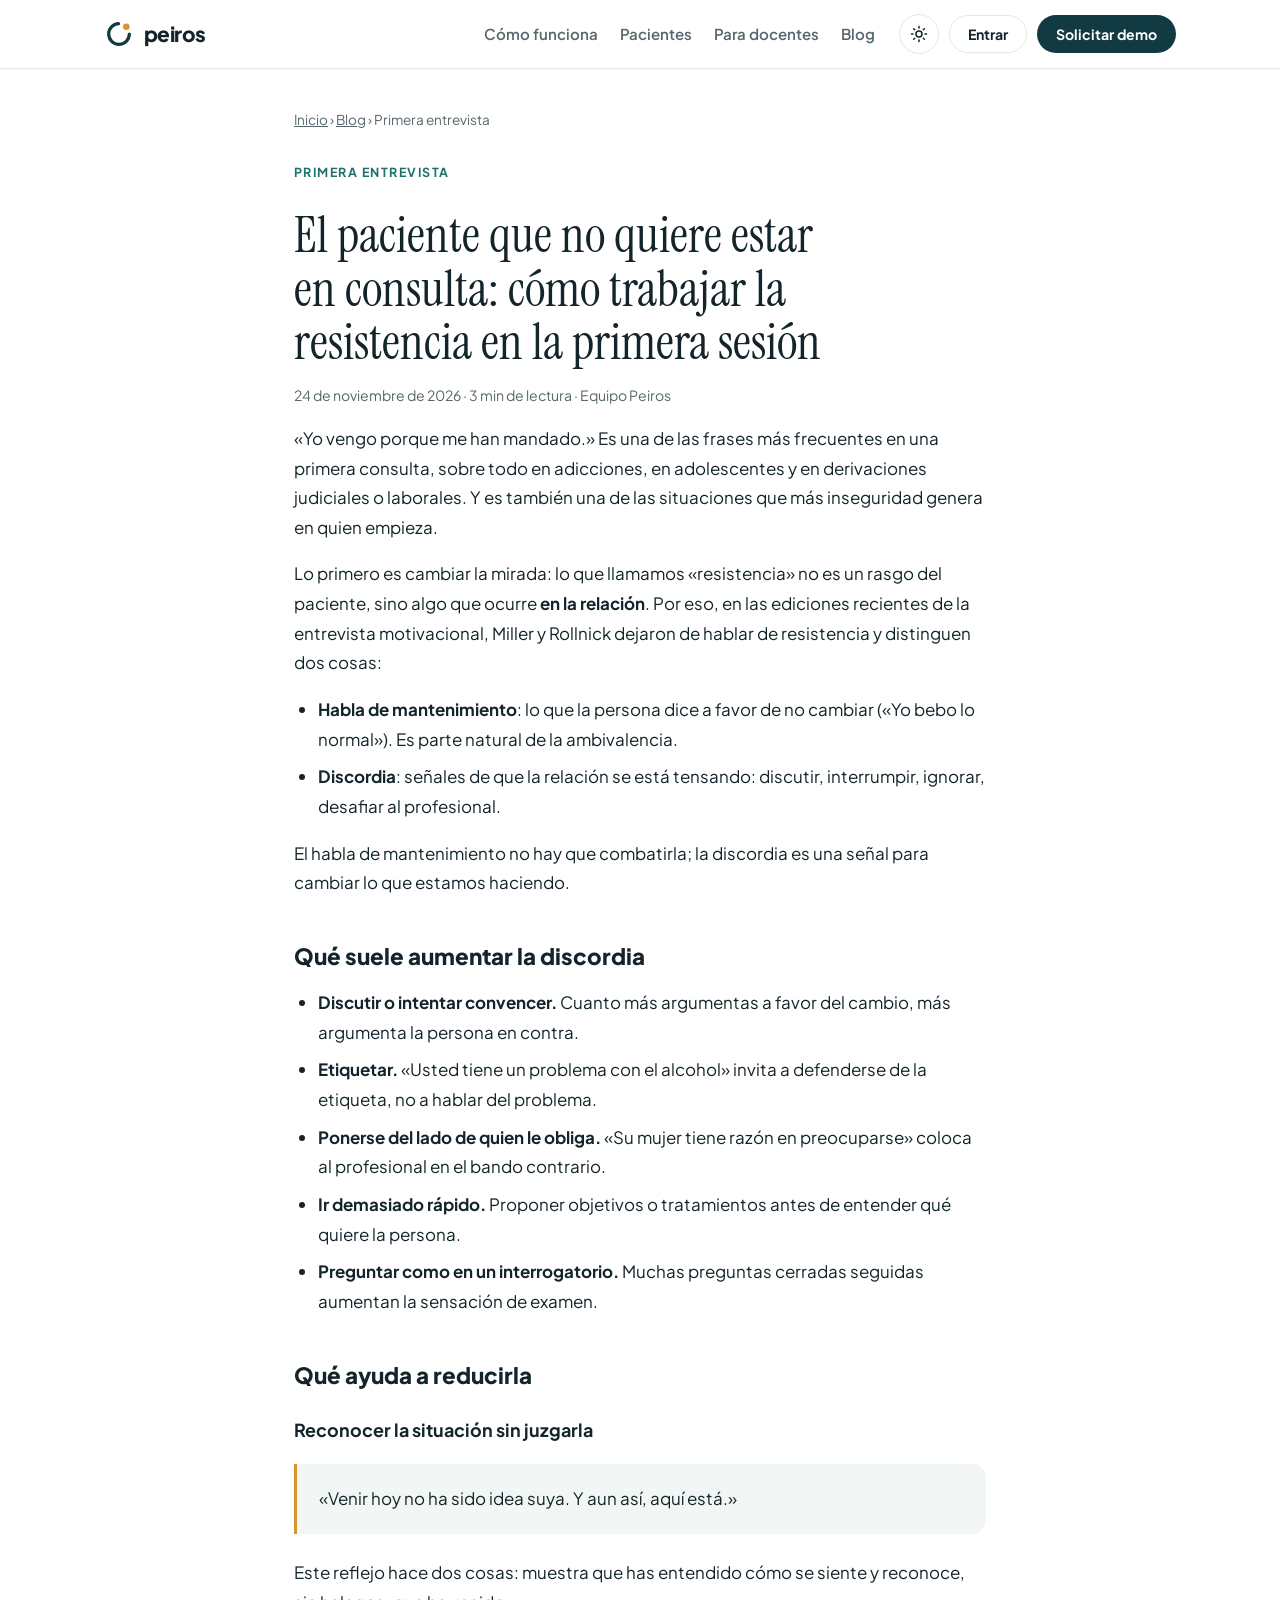
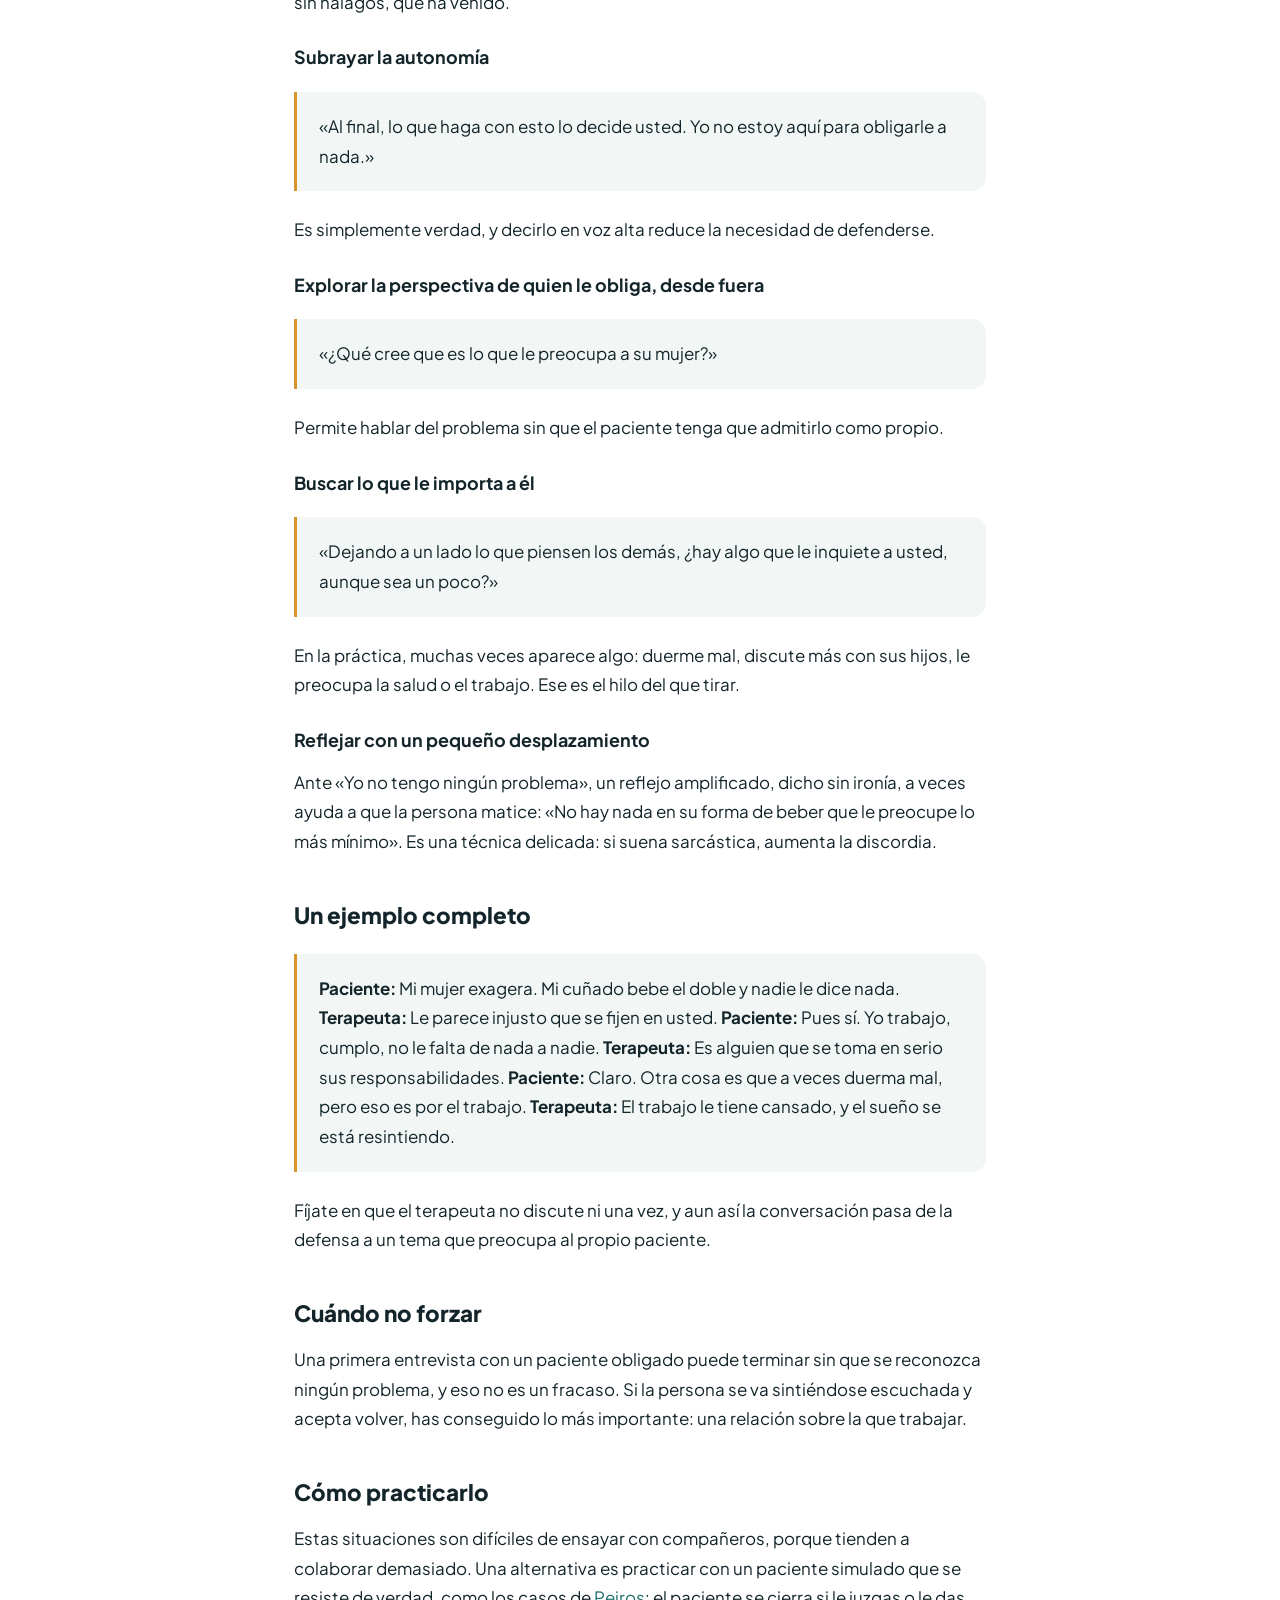
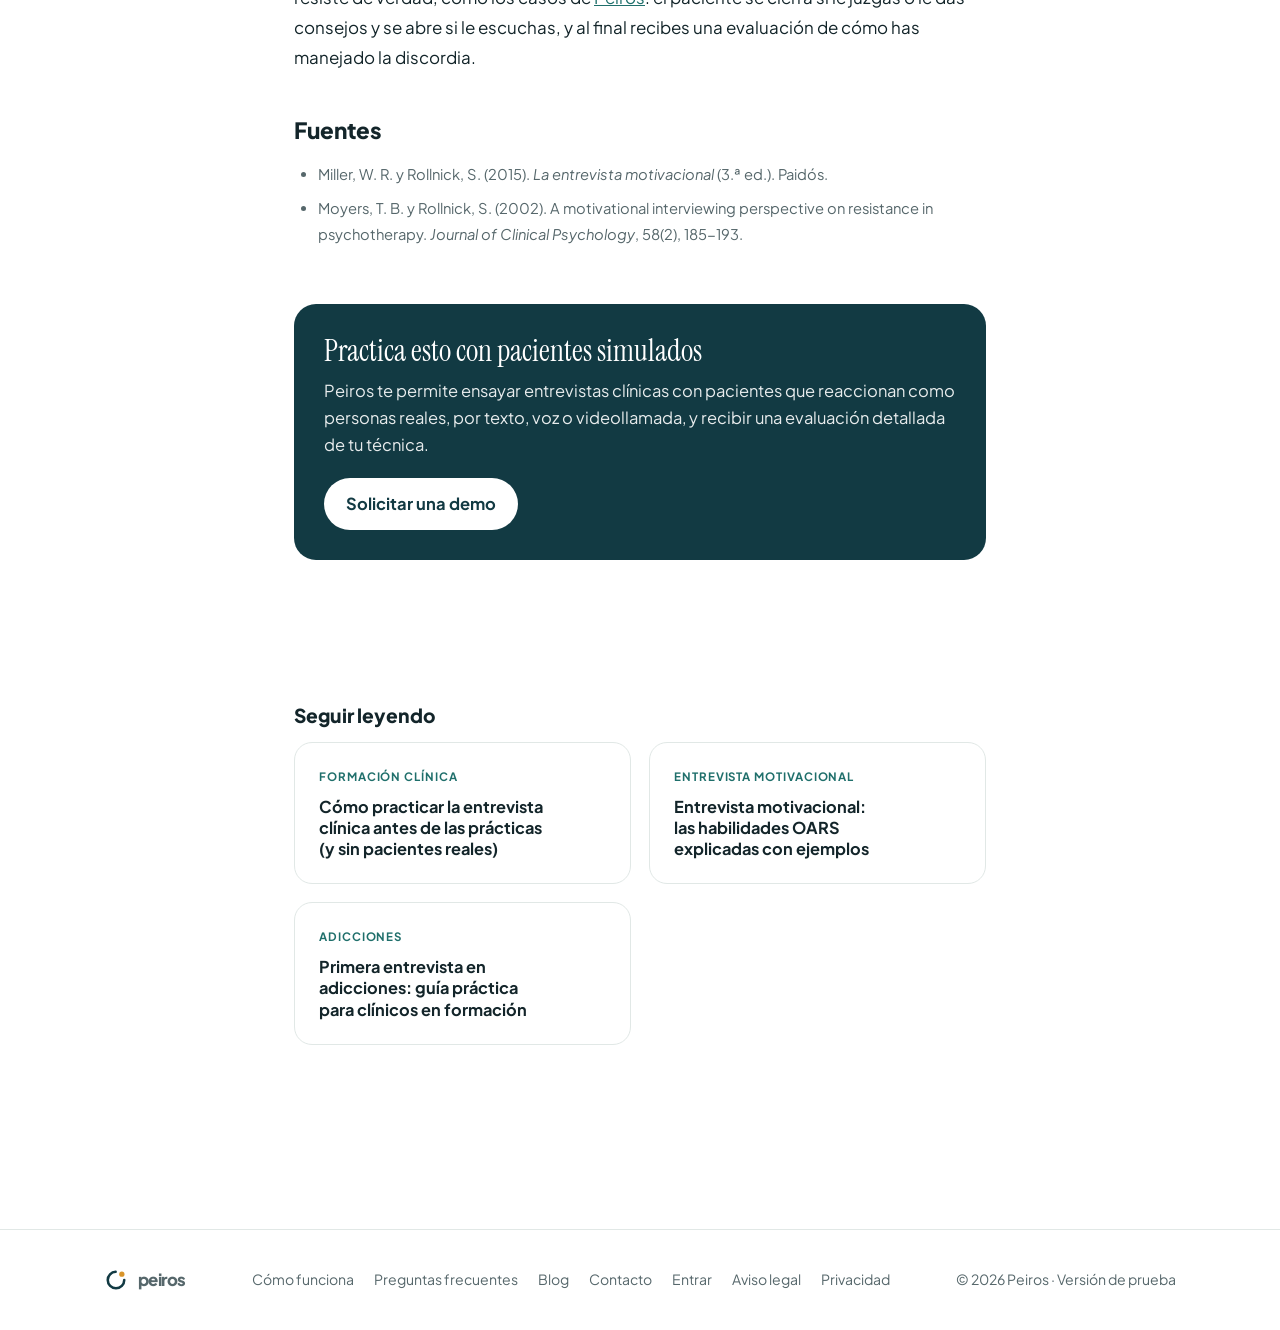
<file: blog/resistencia-paciente-primera-consulta/index.html>
<!doctype html>
<html lang="es">
<head>
  <meta charset="utf-8">
  <meta name="viewport" content="width=device-width, initial-scale=1">
  <title>El paciente que no quiere estar en consulta: cómo trabajar la resistencia en la primera sesión · Peiros</title>
  <meta name="description" content="Qué hacer cuando un paciente llega obligado, a la defensiva o minimizando el problema. Claves para reducir la discordia en la primera entrevista, con ejemplos de frases.">
  <link rel="canonical" href="https://peiros.app/blog/resistencia-paciente-primera-consulta/">
  <meta name="robots" content="index, follow, max-image-preview:large">
  <meta name="theme-color" content="#123a43">
  <meta property="og:type" content="article">
  <meta property="og:site_name" content="Peiros">
  <meta property="og:locale" content="es_ES">
  <meta property="og:url" content="https://peiros.app/blog/resistencia-paciente-primera-consulta/">
  <meta property="og:title" content="El paciente que no quiere estar en consulta: cómo trabajar la resistencia en la primera sesión · Peiros">
  <meta property="og:description" content="Qué hacer cuando un paciente llega obligado, a la defensiva o minimizando el problema. Claves para reducir la discordia en la primera entrevista, con ejemplos de frases.">
  <meta property="og:image" content="https://peiros.app/assets/brand/og-peiros.png">
  <meta property="og:image:width" content="1200">
  <meta property="og:image:height" content="630">
  <meta name="twitter:card" content="summary_large_image">
  <meta property="article:published_time" content="2026-11-24">
  <meta property="article:section" content="Primera entrevista">
  <link rel="icon" href="/assets/brand/favicon.svg" type="image/svg+xml">
  <link rel="apple-touch-icon" href="/assets/brand/apple-touch-icon.png">
  <link rel="alternate" type="application/rss+xml" title="Blog de Peiros" href="/blog/feed.xml">
  <link rel="preconnect" href="https://fonts.googleapis.com">
  <link rel="preconnect" href="https://fonts.gstatic.com" crossorigin>
  <link rel="stylesheet" href="https://fonts.googleapis.com/css2?family=Instrument+Serif:ital@0;1&family=Plus+Jakarta+Sans:wght@400;500;600;700;800&display=swap">
  <script>try { const t = localStorage.getItem("peiros-theme"); if (t) document.documentElement.dataset.theme = t; } catch (_) {}</script>
  <script>window.PEIROS_APP_URL = "https://campus.peiros.app";</script>
  <link rel="stylesheet" href="/assets/landing.css">
  <script type="application/ld+json">{"@context": "https://schema.org", "@type": "BlogPosting", "headline": "El paciente que no quiere estar en consulta: cómo trabajar la resistencia en la primera sesión", "description": "Qué hacer cuando un paciente llega obligado, a la defensiva o minimizando el problema. Claves para reducir la discordia en la primera entrevista, con ejemplos de frases.", "url": "https://peiros.app/blog/resistencia-paciente-primera-consulta/", "mainEntityOfPage": "https://peiros.app/blog/resistencia-paciente-primera-consulta/", "datePublished": "2026-11-24", "dateModified": "2026-11-24", "inLanguage": "es-ES", "keywords": "resistencia del paciente, paciente obligado terapia, discordia entrevista motivacional, primera sesión psicología", "articleSection": "Primera entrevista", "image": "https://peiros.app/assets/brand/og-peiros.png", "author": {"@type": "Organization", "name": "Peiros", "url": "https://peiros.app/", "logo": {"@type": "ImageObject", "url": "https://peiros.app/assets/brand/apple-touch-icon.png"}}, "publisher": {"@type": "Organization", "name": "Peiros", "url": "https://peiros.app/", "logo": {"@type": "ImageObject", "url": "https://peiros.app/assets/brand/apple-touch-icon.png"}}}</script>
  <script type="application/ld+json">{"@context": "https://schema.org", "@type": "BreadcrumbList", "itemListElement": [{"@type": "ListItem", "position": 1, "name": "Inicio", "item": "https://peiros.app/"}, {"@type": "ListItem", "position": 2, "name": "Blog", "item": "https://peiros.app/blog/"}, {"@type": "ListItem", "position": 3, "name": "El paciente que no quiere estar en consulta: cómo trabajar la resistencia en la primera sesión", "item": "https://peiros.app/blog/resistencia-paciente-primera-consulta/"}]}</script>
</head>
<body>
  <header class="site-header">
    <div class="wrap">
      <a class="brand" href="/" aria-label="Peiros, inicio">
        <svg viewBox="0 0 32 32" aria-hidden="true"><circle cx="16" cy="16" r="11" fill="none" stroke="currentColor" stroke-width="3.4" stroke-linecap="round" stroke-dasharray="51 18.1"/><circle cx="23.8" cy="8.2" r="3.5" class="f-accent"/></svg>
        peiros
      </a>
      <nav class="site-nav" id="site-nav" aria-label="Secciones">
        <a href="/#como-funciona">Cómo funciona</a>
        <a href="/#pacientes">Pacientes</a>
        <a href="/#docentes">Para docentes</a>
        <a href="/blog/">Blog</a>
        <a class="nav-mobile-only" href="https://campus.peiros.app/entrar">Entrar</a>
      </nav>
      <div class="header-actions">
        <button class="theme-toggle" id="theme-toggle" type="button" aria-label="Cambiar entre modo claro y oscuro">
          <svg class="sun" viewBox="0 0 24 24" fill="none" stroke="currentColor" stroke-width="2" stroke-linecap="round"><circle cx="12" cy="12" r="4"/><path d="M12 2v2M12 20v2M4.9 4.9l1.4 1.4M17.7 17.7l1.4 1.4M2 12h2M20 12h2M4.9 19.1l1.4-1.4M17.7 6.3l1.4-1.4"/></svg>
          <svg class="moon" viewBox="0 0 24 24" fill="none" stroke="currentColor" stroke-width="2" stroke-linecap="round" stroke-linejoin="round"><path d="M21 12.8A9 9 0 1 1 11.2 3a7 7 0 0 0 9.8 9.8z"/></svg>
        </button>
        <a class="btn btn-ghost btn-small" href="https://campus.peiros.app/entrar">Entrar</a>
        <a class="btn btn-primary btn-small" href="/#contacto">Solicitar demo</a>
        <button class="menu-toggle" id="menu-toggle" type="button" aria-label="Abrir el menú" aria-expanded="false" aria-controls="site-nav">
          <svg viewBox="0 0 24 24" fill="none" stroke="currentColor" stroke-width="2" stroke-linecap="round"><path class="l1" d="M4 7h16"/><path class="l2" d="M4 12h16"/><path class="l3" d="M4 17h16"/></svg>
        </button>
      </div>
    </div>
  </header>

  <main>
    <article class="post">
      <div class="wrap">
        <nav class="crumbs" aria-label="Migas de pan"><a href="/">Inicio</a> › <a href="/blog/">Blog</a> › <span>Primera entrevista</span></nav>
        <span class="eyebrow">Primera entrevista</span>
        <h1>El paciente que no quiere estar en consulta: cómo trabajar la resistencia en la primera sesión</h1>
        <p class="post-meta"><time datetime="2026-11-24">24 de noviembre de 2026</time> · 3 min de lectura · Equipo Peiros</p>
        <div class="prose">
<p>«Yo vengo porque me han mandado.» Es una de las frases más frecuentes en una primera consulta, sobre todo en adicciones, en adolescentes y en derivaciones judiciales o laborales. Y es también una de las situaciones que más inseguridad genera en quien empieza.</p>
<p>Lo primero es cambiar la mirada: lo que llamamos «resistencia» no es un rasgo del paciente, sino algo que ocurre <strong>en la relación</strong>. Por eso, en las ediciones recientes de la entrevista motivacional, Miller y Rollnick dejaron de hablar de resistencia y distinguen dos cosas:</p>
<ul>
<li><strong>Habla de mantenimiento</strong>: lo que la persona dice a favor de no cambiar («Yo bebo lo normal»). Es parte natural de la ambivalencia.</li>
<li><strong>Discordia</strong>: señales de que la relación se está tensando: discutir, interrumpir, ignorar, desafiar al profesional.</li>
</ul>
<p>El habla de mantenimiento no hay que combatirla; la discordia es una señal para cambiar lo que estamos haciendo.</p>
<h2>Qué suele aumentar la discordia</h2>
<ul>
<li><strong>Discutir o intentar convencer.</strong> Cuanto más argumentas a favor del cambio, más argumenta la persona en contra.</li>
<li><strong>Etiquetar.</strong> «Usted tiene un problema con el alcohol» invita a defenderse de la etiqueta, no a hablar del problema.</li>
<li><strong>Ponerse del lado de quien le obliga.</strong> «Su mujer tiene razón en preocuparse» coloca al profesional en el bando contrario.</li>
<li><strong>Ir demasiado rápido.</strong> Proponer objetivos o tratamientos antes de entender qué quiere la persona.</li>
<li><strong>Preguntar como en un interrogatorio.</strong> Muchas preguntas cerradas seguidas aumentan la sensación de examen.</li>
</ul>
<h2>Qué ayuda a reducirla</h2>
<h3>Reconocer la situación sin juzgarla</h3>
<blockquote>
<p>«Venir hoy no ha sido idea suya. Y aun así, aquí está.»</p>
</blockquote>
<p>Este reflejo hace dos cosas: muestra que has entendido cómo se siente y reconoce, sin halagos, que ha venido.</p>
<h3>Subrayar la autonomía</h3>
<blockquote>
<p>«Al final, lo que haga con esto lo decide usted. Yo no estoy aquí para obligarle a nada.»</p>
</blockquote>
<p>Es simplemente verdad, y decirlo en voz alta reduce la necesidad de defenderse.</p>
<h3>Explorar la perspectiva de quien le obliga, desde fuera</h3>
<blockquote>
<p>«¿Qué cree que es lo que le preocupa a su mujer?»</p>
</blockquote>
<p>Permite hablar del problema sin que el paciente tenga que admitirlo como propio.</p>
<h3>Buscar lo que le importa a él</h3>
<blockquote>
<p>«Dejando a un lado lo que piensen los demás, ¿hay algo que le inquiete a usted, aunque sea un poco?»</p>
</blockquote>
<p>En la práctica, muchas veces aparece algo: duerme mal, discute más con sus hijos, le preocupa la salud o el trabajo. Ese es el hilo del que tirar.</p>
<h3>Reflejar con un pequeño desplazamiento</h3>
<p>Ante «Yo no tengo ningún problema», un reflejo amplificado, dicho sin ironía, a veces ayuda a que la persona matice: «No hay nada en su forma de beber que le preocupe lo más mínimo». Es una técnica delicada: si suena sarcástica, aumenta la discordia.</p>
<h2>Un ejemplo completo</h2>
<blockquote>
<p><strong>Paciente:</strong> Mi mujer exagera. Mi cuñado bebe el doble y nadie le dice nada.
<strong>Terapeuta:</strong> Le parece injusto que se fijen en usted.
<strong>Paciente:</strong> Pues sí. Yo trabajo, cumplo, no le falta de nada a nadie.
<strong>Terapeuta:</strong> Es alguien que se toma en serio sus responsabilidades.
<strong>Paciente:</strong> Claro. Otra cosa es que a veces duerma mal, pero eso es por el trabajo.
<strong>Terapeuta:</strong> El trabajo le tiene cansado, y el sueño se está resintiendo.</p>
</blockquote>
<p>Fíjate en que el terapeuta no discute ni una vez, y aun así la conversación pasa de la defensa a un tema que preocupa al propio paciente.</p>
<h2>Cuándo no forzar</h2>
<p>Una primera entrevista con un paciente obligado puede terminar sin que se reconozca ningún problema, y eso no es un fracaso. Si la persona se va sintiéndose escuchada y acepta volver, has conseguido lo más importante: una relación sobre la que trabajar.</p>
<h2>Cómo practicarlo</h2>
<p>Estas situaciones son difíciles de ensayar con compañeros, porque tienden a colaborar demasiado. Una alternativa es practicar con un paciente simulado que se resiste de verdad, como los casos de <a href="/">Peiros</a>: el paciente se cierra si le juzgas o le das consejos y se abre si le escuchas, y al final recibes una evaluación de cómo has manejado la discordia.</p>
<h2>Fuentes</h2>
<ul>
<li>Miller, W. R. y Rollnick, S. (2015). <em>La entrevista motivacional</em> (3.ª ed.). Paidós.</li>
<li>Moyers, T. B. y Rollnick, S. (2002). A motivational interviewing perspective on resistance in psychotherapy. <em>Journal of Clinical Psychology</em>, 58(2), 185-193.</li>
</ul>
        </div>
      <aside class="cta-box">
        <h2>Practica esto con pacientes simulados</h2>
        <p>Peiros te permite ensayar entrevistas clínicas con pacientes que reaccionan como personas reales, por texto, voz o videollamada, y recibir una evaluación detallada de tu técnica.</p>
        <a class="cta-btn" href="/#contacto">Solicitar una demo</a>
      </aside>
        <section class="related" aria-label="Más artículos">
          <h2>Seguir leyendo</h2>
          <div class="post-grid"><a class="post-card" href="/blog/practicar-entrevista-clinica/"><span class="post-tag">Formación clínica</span><h3>Cómo practicar la entrevista clínica antes de las prácticas (y sin pacientes reales)</h3></a><a class="post-card" href="/blog/entrevista-motivacional-oars-ejemplos/"><span class="post-tag">Entrevista motivacional</span><h3>Entrevista motivacional: las habilidades OARS explicadas con ejemplos</h3></a><a class="post-card" href="/blog/primera-entrevista-adicciones/"><span class="post-tag">Adicciones</span><h3>Primera entrevista en adicciones: guía práctica para clínicos en formación</h3></a></div>
        </section>
      </div>
    </article>
  </main>

  <footer class="site-footer">
    <div class="wrap">
      <a class="brand" href="/" style="font-size:1.05rem">
        <svg viewBox="0 0 32 32" aria-hidden="true" style="width:24px;height:24px"><circle cx="16" cy="16" r="11" fill="none" stroke="currentColor" stroke-width="3.4" stroke-linecap="round" stroke-dasharray="51 18.1"/><circle cx="23.8" cy="8.2" r="3.5" class="f-accent"/></svg>
        peiros
      </a>
      <nav aria-label="Pie de página"><a href="/#como-funciona">Cómo funciona</a><a href="/#preguntas">Preguntas frecuentes</a><a href="/blog/">Blog</a><a href="/#contacto">Contacto</a><a href="https://campus.peiros.app/entrar">Entrar</a><a href="/aviso-legal.html">Aviso legal</a><a href="/privacidad.html">Privacidad</a></nav>
      <span>© 2026 Peiros · Versión de prueba</span>
    </div>
  </footer>

  <script src="/assets/landing.js"></script>
</body>
</html>
</file>
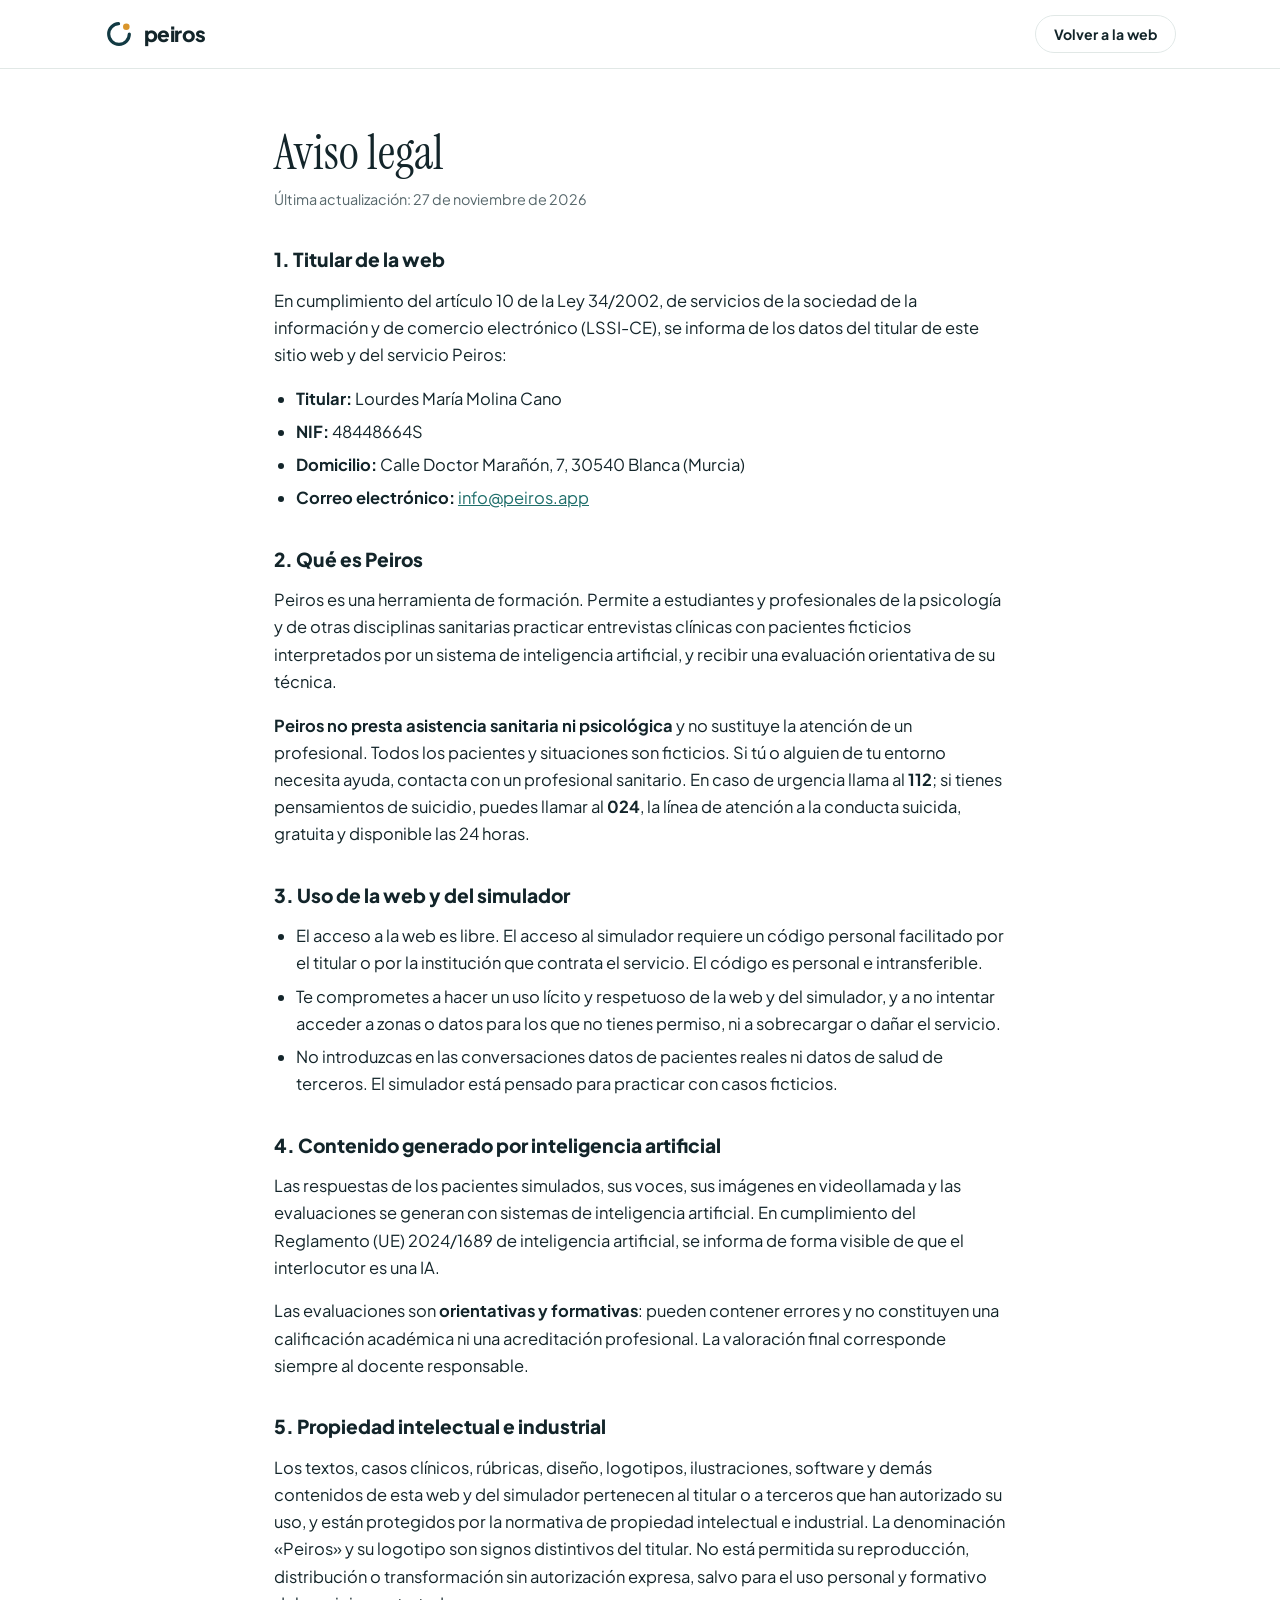
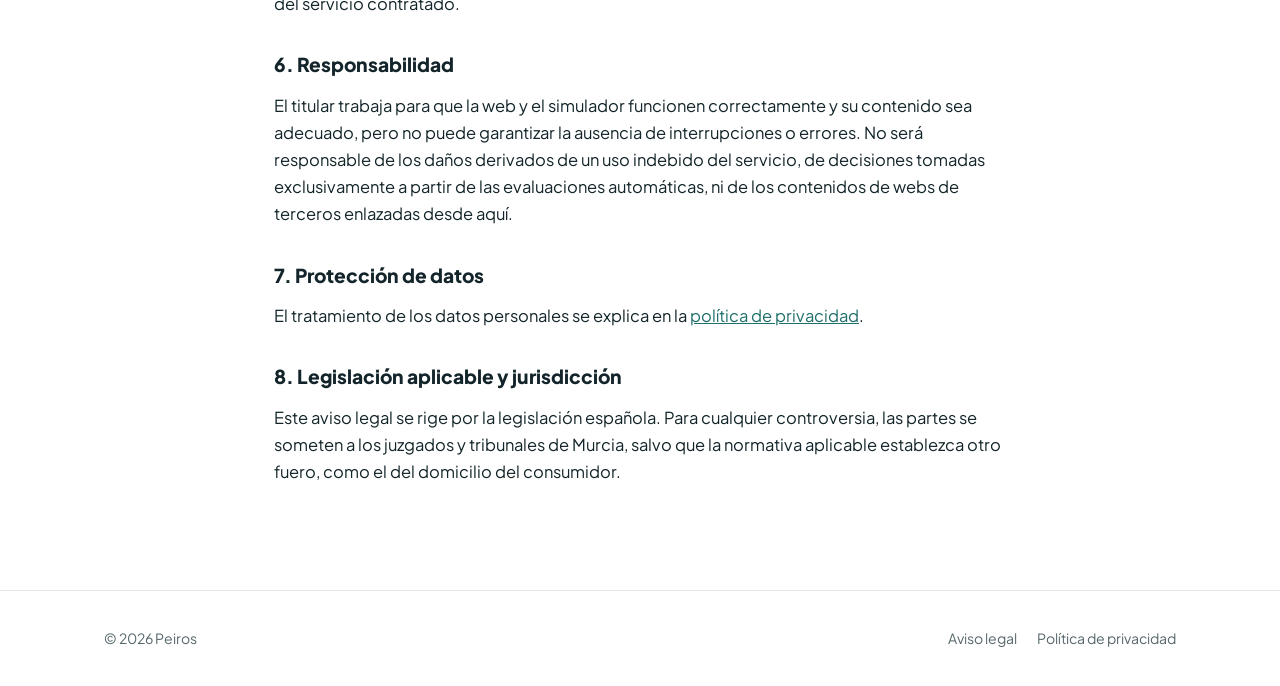
<file: aviso-legal.html>
<!doctype html>
<html lang="es">
<head>
  <meta charset="utf-8">
  <meta name="viewport" content="width=device-width, initial-scale=1">
  <title>Aviso legal · Peiros</title>
  <link rel="icon" href="assets/brand/favicon.svg" type="image/svg+xml">
  <link rel="preconnect" href="https://fonts.googleapis.com">
  <link rel="preconnect" href="https://fonts.gstatic.com" crossorigin>
  <link rel="stylesheet" href="https://fonts.googleapis.com/css2?family=Instrument+Serif:ital@0;1&family=Plus+Jakarta+Sans:wght@400;500;600;700;800&display=swap">
  <script>try { const t = localStorage.getItem("peiros-theme"); if (t) document.documentElement.dataset.theme = t; } catch (_) {}</script>
  <link rel="stylesheet" href="assets/landing.css">
  <script>window.PEIROS_APP_URL = "https://campus.peiros.app";</script>
  <link rel="canonical" href="https://peiros.app/aviso-legal.html">
</head>
<body>
  <header class="site-header">
    <div class="wrap">
      <a class="brand" href="index.html" aria-label="Peiros, inicio">
        <svg viewBox="0 0 32 32" aria-hidden="true"><circle cx="16" cy="16" r="11" fill="none" stroke="currentColor" stroke-width="3.4" stroke-linecap="round" stroke-dasharray="51 18.1"/><circle cx="23.8" cy="8.2" r="3.5" class="f-accent"/></svg>
        peiros
      </a>
      <div class="header-actions" style="margin-left:auto">
        <a class="btn btn-ghost btn-small" href="https://peiros.app/">Volver a la web</a>
      </div>
    </div>
  </header>

  <main class="legal">
    <div class="wrap">
      <h1>Aviso legal</h1>
      <p class="updated">Última actualización: 27 de noviembre de 2026</p>

      <h2>1. Titular de la web</h2>
      <p>En cumplimiento del artículo 10 de la Ley 34/2002, de servicios de la sociedad de la información y de comercio electrónico (LSSI-CE), se informa de los datos del titular de este sitio web y del servicio Peiros:</p>
      <ul>
        <li><b>Titular:</b> Lourdes María Molina Cano</li>
        <li><b>NIF:</b> 48448664S</li>
        <li><b>Domicilio:</b> Calle Doctor Marañón, 7, 30540 Blanca (Murcia)</li>
        <li><b>Correo electrónico:</b> <a href="mailto:info@peiros.app">info@peiros.app</a></li>
      </ul>

      <h2>2. Qué es Peiros</h2>
      <p>Peiros es una herramienta de formación. Permite a estudiantes y profesionales de la psicología y de otras disciplinas sanitarias practicar entrevistas clínicas con pacientes ficticios interpretados por un sistema de inteligencia artificial, y recibir una evaluación orientativa de su técnica.</p>
      <p><b>Peiros no presta asistencia sanitaria ni psicológica</b> y no sustituye la atención de un profesional. Todos los pacientes y situaciones son ficticios. Si tú o alguien de tu entorno necesita ayuda, contacta con un profesional sanitario. En caso de urgencia llama al <b>112</b>; si tienes pensamientos de suicidio, puedes llamar al <b>024</b>, la línea de atención a la conducta suicida, gratuita y disponible las 24 horas.</p>

      <h2>3. Uso de la web y del simulador</h2>
      <ul>
        <li>El acceso a la web es libre. El acceso al simulador requiere un código personal facilitado por el titular o por la institución que contrata el servicio. El código es personal e intransferible.</li>
        <li>Te comprometes a hacer un uso lícito y respetuoso de la web y del simulador, y a no intentar acceder a zonas o datos para los que no tienes permiso, ni a sobrecargar o dañar el servicio.</li>
        <li>No introduzcas en las conversaciones datos de pacientes reales ni datos de salud de terceros. El simulador está pensado para practicar con casos ficticios.</li>
      </ul>

      <h2>4. Contenido generado por inteligencia artificial</h2>
      <p>Las respuestas de los pacientes simulados, sus voces, sus imágenes en videollamada y las evaluaciones se generan con sistemas de inteligencia artificial. En cumplimiento del Reglamento (UE) 2024/1689 de inteligencia artificial, se informa de forma visible de que el interlocutor es una IA.</p>
      <p>Las evaluaciones son <b>orientativas y formativas</b>: pueden contener errores y no constituyen una calificación académica ni una acreditación profesional. La valoración final corresponde siempre al docente responsable.</p>

      <h2>5. Propiedad intelectual e industrial</h2>
      <p>Los textos, casos clínicos, rúbricas, diseño, logotipos, ilustraciones, software y demás contenidos de esta web y del simulador pertenecen al titular o a terceros que han autorizado su uso, y están protegidos por la normativa de propiedad intelectual e industrial. La denominación «Peiros» y su logotipo son signos distintivos del titular. No está permitida su reproducción, distribución o transformación sin autorización expresa, salvo para el uso personal y formativo del servicio contratado.</p>

      <h2>6. Responsabilidad</h2>
      <p>El titular trabaja para que la web y el simulador funcionen correctamente y su contenido sea adecuado, pero no puede garantizar la ausencia de interrupciones o errores. No será responsable de los daños derivados de un uso indebido del servicio, de decisiones tomadas exclusivamente a partir de las evaluaciones automáticas, ni de los contenidos de webs de terceros enlazadas desde aquí.</p>

      <h2>7. Protección de datos</h2>
      <p>El tratamiento de los datos personales se explica en la <a href="privacidad.html">política de privacidad</a>.</p>

      <h2>8. Legislación aplicable y jurisdicción</h2>
      <p>Este aviso legal se rige por la legislación española. Para cualquier controversia, las partes se someten a los juzgados y tribunales de Murcia, salvo que la normativa aplicable establezca otro fuero, como el del domicilio del consumidor.</p>
    </div>
  </main>

  <footer class="site-footer">
    <div class="wrap">
      <span>© 2026 Peiros</span>
      <nav aria-label="Legal"><a href="aviso-legal.html">Aviso legal</a><a href="privacidad.html">Política de privacidad</a></nav>
    </div>
  </footer>
</body>
</html>
</file>
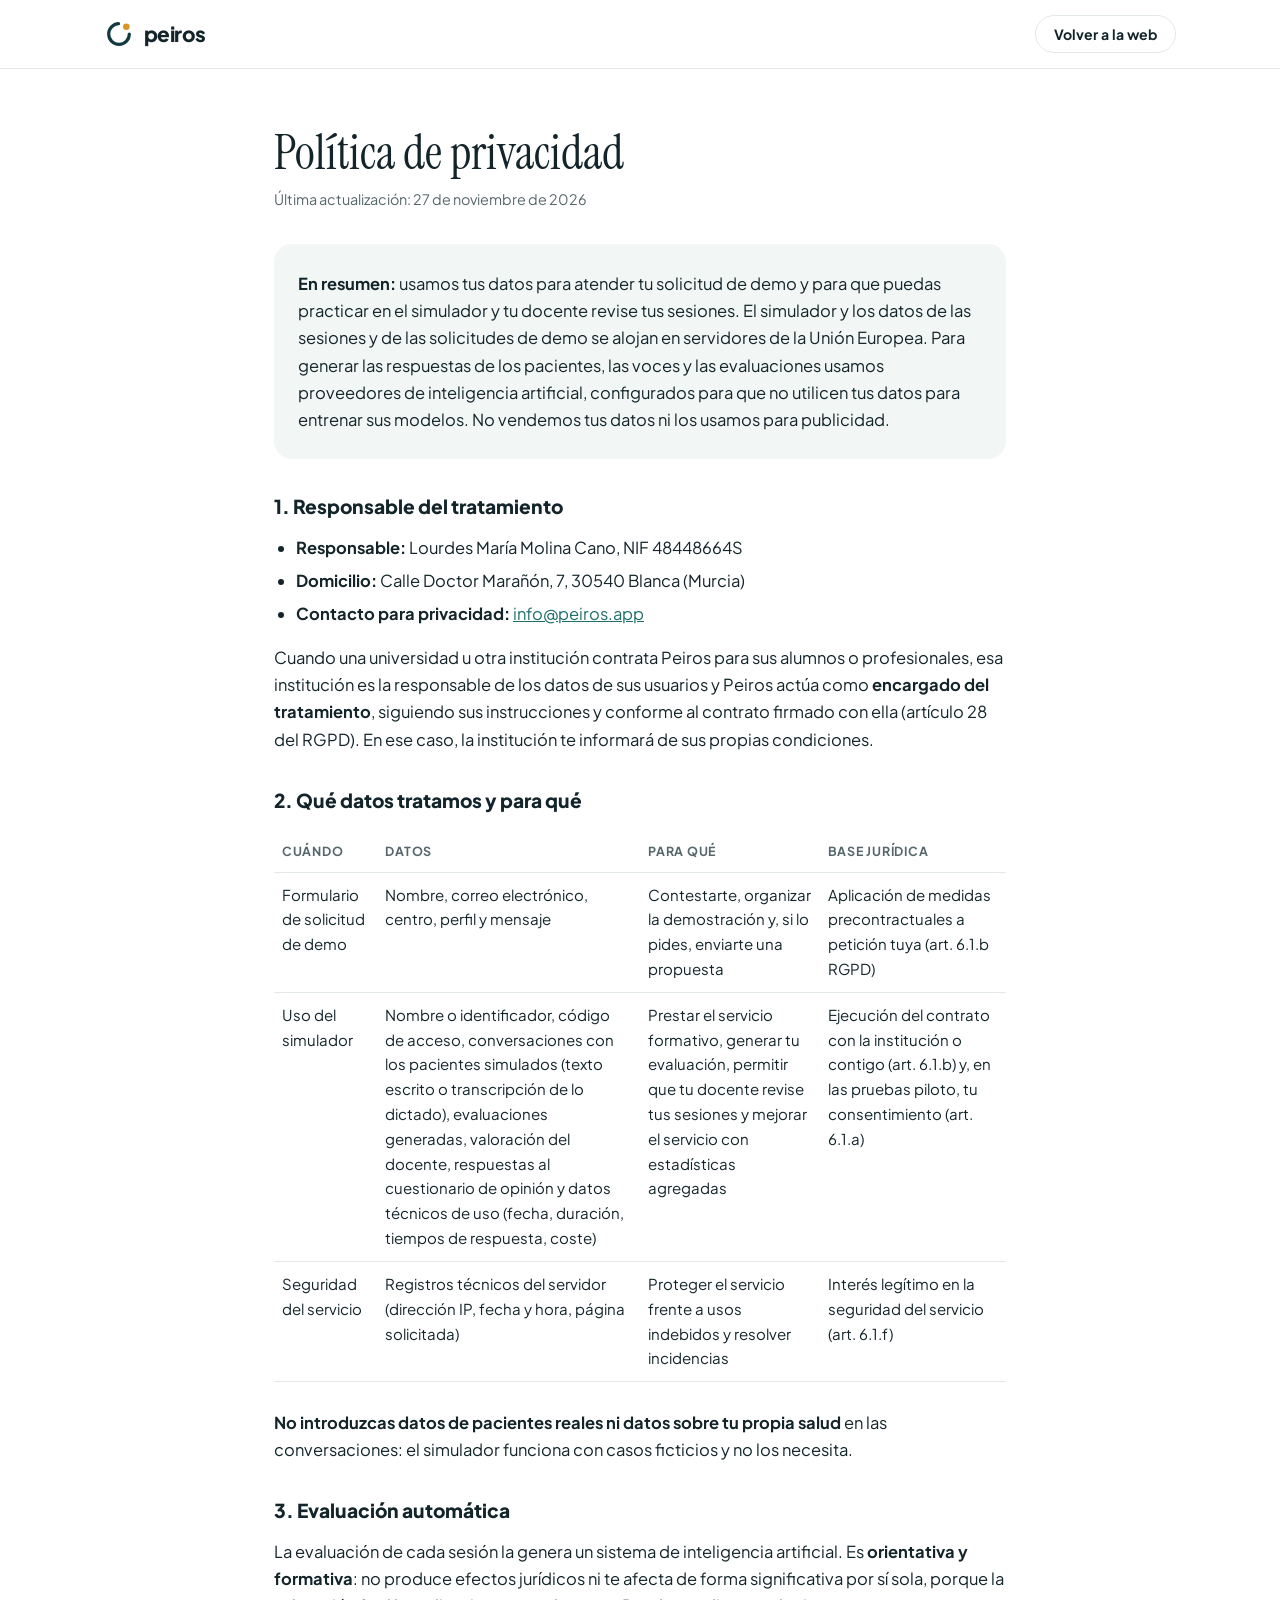
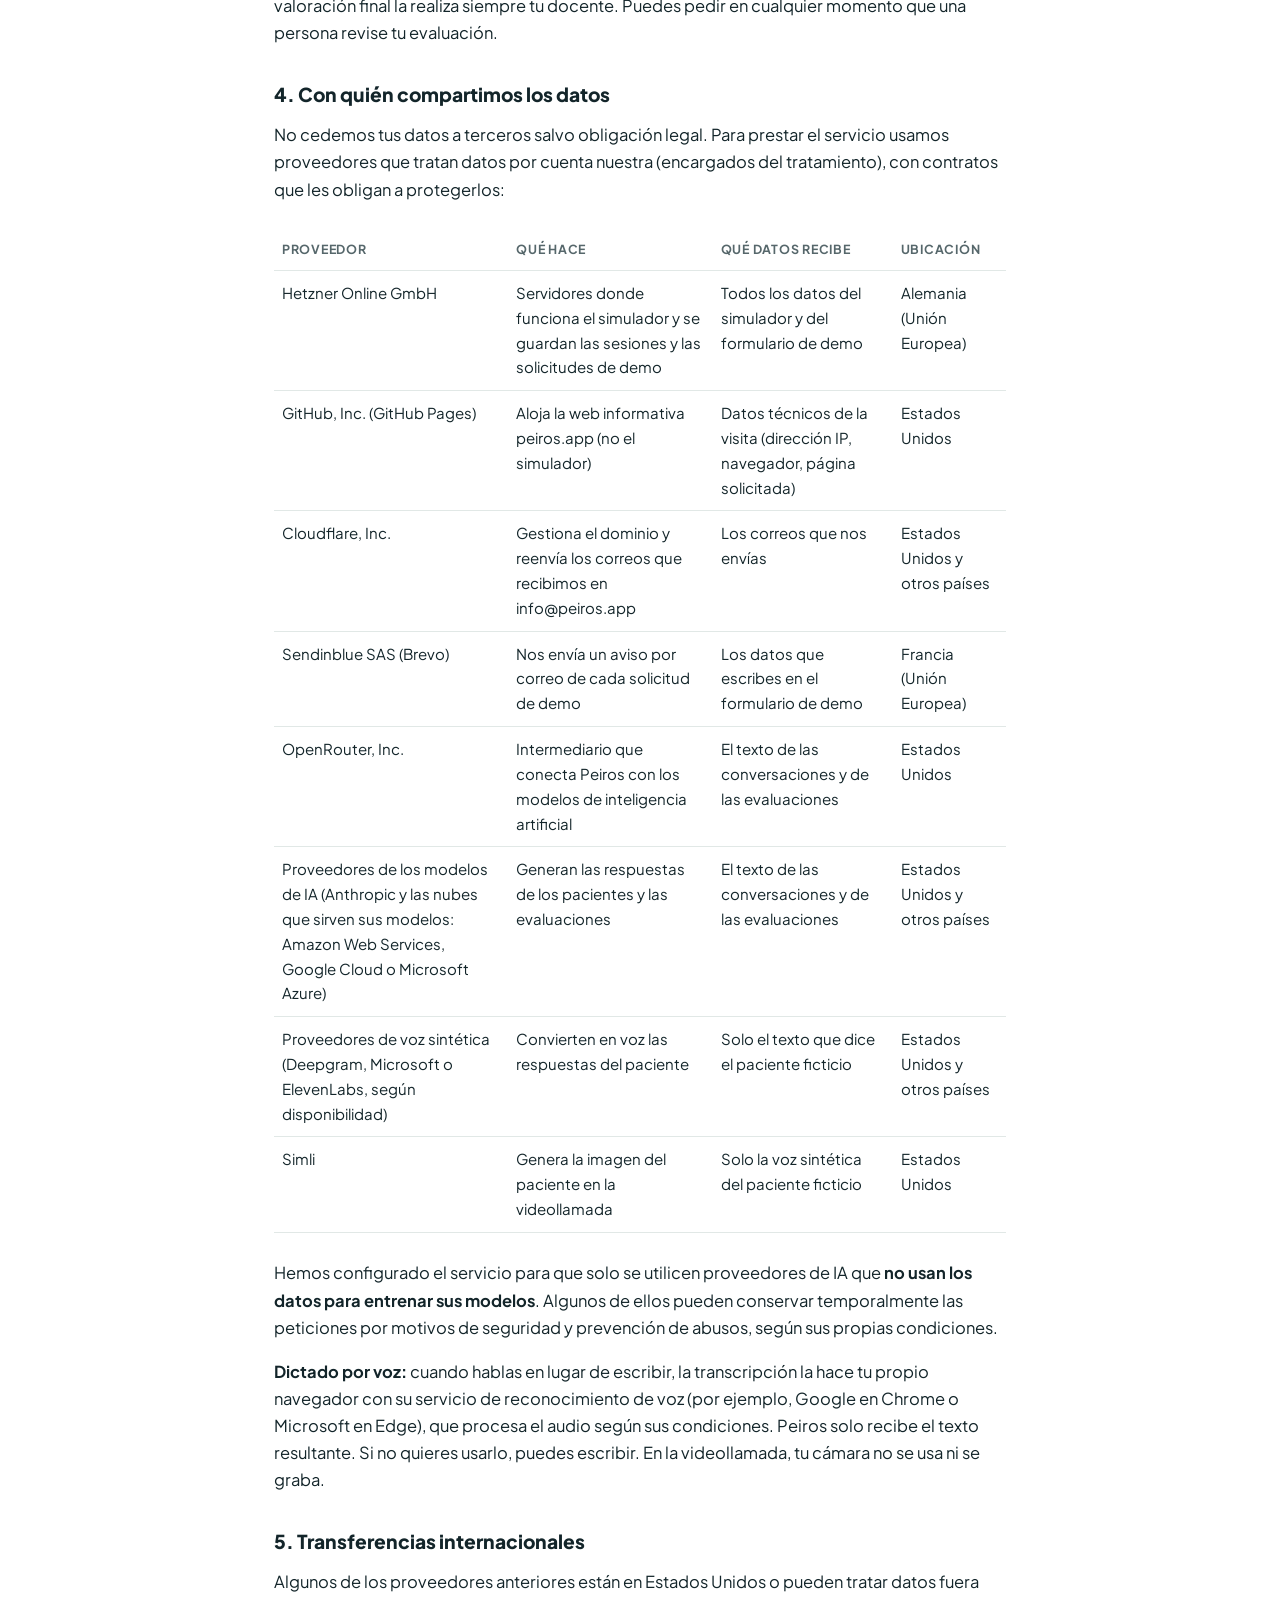
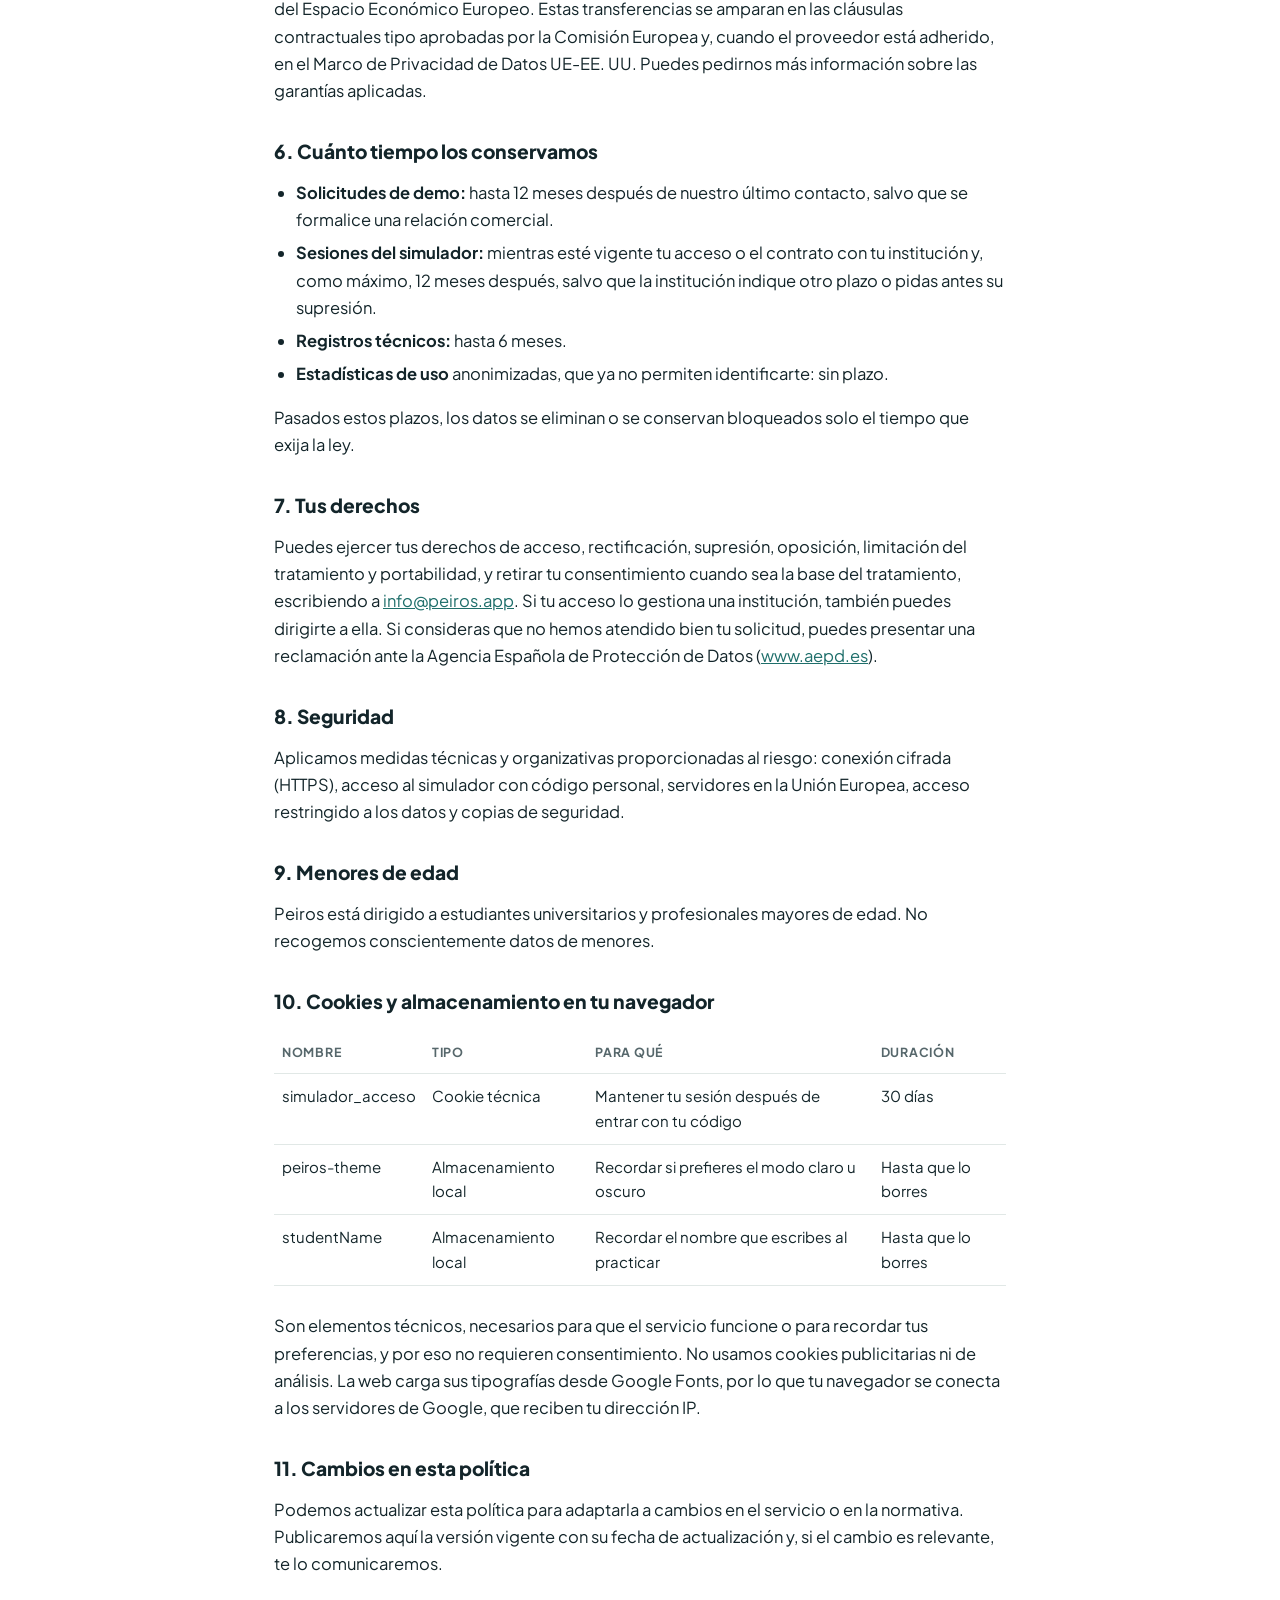
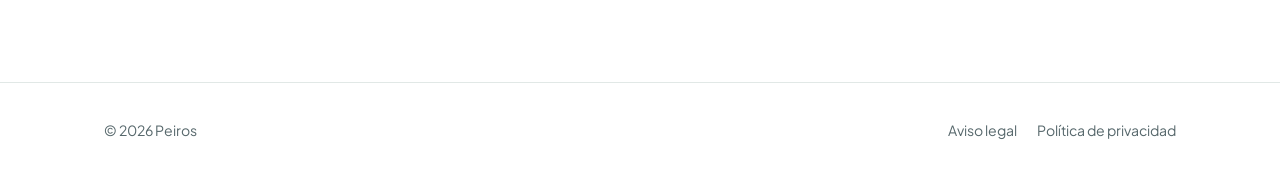
<file: privacidad.html>
<!doctype html>
<html lang="es">
<head>
  <meta charset="utf-8">
  <meta name="viewport" content="width=device-width, initial-scale=1">
  <title>Política de privacidad · Peiros</title>
  <link rel="icon" href="assets/brand/favicon.svg" type="image/svg+xml">
  <link rel="preconnect" href="https://fonts.googleapis.com">
  <link rel="preconnect" href="https://fonts.gstatic.com" crossorigin>
  <link rel="stylesheet" href="https://fonts.googleapis.com/css2?family=Instrument+Serif:ital@0;1&family=Plus+Jakarta+Sans:wght@400;500;600;700;800&display=swap">
  <script>try { const t = localStorage.getItem("peiros-theme"); if (t) document.documentElement.dataset.theme = t; } catch (_) {}</script>
  <link rel="stylesheet" href="assets/landing.css">
  <script>window.PEIROS_APP_URL = "https://campus.peiros.app";</script>
  <link rel="canonical" href="https://peiros.app/privacidad.html">
</head>
<body>
  <header class="site-header">
    <div class="wrap">
      <a class="brand" href="index.html" aria-label="Peiros, inicio">
        <svg viewBox="0 0 32 32" aria-hidden="true"><circle cx="16" cy="16" r="11" fill="none" stroke="currentColor" stroke-width="3.4" stroke-linecap="round" stroke-dasharray="51 18.1"/><circle cx="23.8" cy="8.2" r="3.5" class="f-accent"/></svg>
        peiros
      </a>
      <div class="header-actions" style="margin-left:auto">
        <a class="btn btn-ghost btn-small" href="https://peiros.app/">Volver a la web</a>
      </div>
    </div>
  </header>

  <main class="legal">
    <div class="wrap">
      <h1>Política de privacidad</h1>
      <p class="updated">Última actualización: 27 de noviembre de 2026</p>

      <div class="summary">
        <p><b>En resumen:</b> usamos tus datos para atender tu solicitud de demo y para que puedas practicar en el simulador y tu docente revise tus sesiones. El simulador y los datos de las sesiones y de las solicitudes de demo se alojan en servidores de la Unión Europea. Para generar las respuestas de los pacientes, las voces y las evaluaciones usamos proveedores de inteligencia artificial, configurados para que no utilicen tus datos para entrenar sus modelos. No vendemos tus datos ni los usamos para publicidad.</p>
      </div>

      <h2>1. Responsable del tratamiento</h2>
      <ul>
        <li><b>Responsable:</b> Lourdes María Molina Cano, NIF 48448664S</li>
        <li><b>Domicilio:</b> Calle Doctor Marañón, 7, 30540 Blanca (Murcia)</li>
        <li><b>Contacto para privacidad:</b> <a href="mailto:info@peiros.app">info@peiros.app</a></li>
      </ul>
      <p>Cuando una universidad u otra institución contrata Peiros para sus alumnos o profesionales, esa institución es la responsable de los datos de sus usuarios y Peiros actúa como <b>encargado del tratamiento</b>, siguiendo sus instrucciones y conforme al contrato firmado con ella (artículo 28 del RGPD). En ese caso, la institución te informará de sus propias condiciones.</p>

      <h2>2. Qué datos tratamos y para qué</h2>
      <div class="table-wrap">
        <table>
          <thead><tr><th>Cuándo</th><th>Datos</th><th>Para qué</th><th>Base jurídica</th></tr></thead>
          <tbody>
            <tr>
              <td>Formulario de solicitud de demo</td>
              <td>Nombre, correo electrónico, centro, perfil y mensaje</td>
              <td>Contestarte, organizar la demostración y, si lo pides, enviarte una propuesta</td>
              <td>Aplicación de medidas precontractuales a petición tuya (art. 6.1.b RGPD)</td>
            </tr>
            <tr>
              <td>Uso del simulador</td>
              <td>Nombre o identificador, código de acceso, conversaciones con los pacientes simulados (texto escrito o transcripción de lo dictado), evaluaciones generadas, valoración del docente, respuestas al cuestionario de opinión y datos técnicos de uso (fecha, duración, tiempos de respuesta, coste)</td>
              <td>Prestar el servicio formativo, generar tu evaluación, permitir que tu docente revise tus sesiones y mejorar el servicio con estadísticas agregadas</td>
              <td>Ejecución del contrato con la institución o contigo (art. 6.1.b) y, en las pruebas piloto, tu consentimiento (art. 6.1.a)</td>
            </tr>
            <tr>
              <td>Seguridad del servicio</td>
              <td>Registros técnicos del servidor (dirección IP, fecha y hora, página solicitada)</td>
              <td>Proteger el servicio frente a usos indebidos y resolver incidencias</td>
              <td>Interés legítimo en la seguridad del servicio (art. 6.1.f)</td>
            </tr>
          </tbody>
        </table>
      </div>
      <p><b>No introduzcas datos de pacientes reales ni datos sobre tu propia salud</b> en las conversaciones: el simulador funciona con casos ficticios y no los necesita.</p>

      <h2>3. Evaluación automática</h2>
      <p>La evaluación de cada sesión la genera un sistema de inteligencia artificial. Es <b>orientativa y formativa</b>: no produce efectos jurídicos ni te afecta de forma significativa por sí sola, porque la valoración final la realiza siempre tu docente. Puedes pedir en cualquier momento que una persona revise tu evaluación.</p>

      <h2>4. Con quién compartimos los datos</h2>
      <p>No cedemos tus datos a terceros salvo obligación legal. Para prestar el servicio usamos proveedores que tratan datos por cuenta nuestra (encargados del tratamiento), con contratos que les obligan a protegerlos:</p>
      <div class="table-wrap">
        <table>
          <thead><tr><th>Proveedor</th><th>Qué hace</th><th>Qué datos recibe</th><th>Ubicación</th></tr></thead>
          <tbody>
            <tr><td>Hetzner Online GmbH</td><td>Servidores donde funciona el simulador y se guardan las sesiones y las solicitudes de demo</td><td>Todos los datos del simulador y del formulario de demo</td><td>Alemania (Unión Europea)</td></tr>
            <tr><td>GitHub, Inc. (GitHub Pages)</td><td>Aloja la web informativa peiros.app (no el simulador)</td><td>Datos técnicos de la visita (dirección IP, navegador, página solicitada)</td><td>Estados Unidos</td></tr>
            <tr><td>Cloudflare, Inc.</td><td>Gestiona el dominio y reenvía los correos que recibimos en info@peiros.app</td><td>Los correos que nos envías</td><td>Estados Unidos y otros países</td></tr>
            <tr><td>Sendinblue SAS (Brevo)</td><td>Nos envía un aviso por correo de cada solicitud de demo</td><td>Los datos que escribes en el formulario de demo</td><td>Francia (Unión Europea)</td></tr>
            <tr><td>OpenRouter, Inc.</td><td>Intermediario que conecta Peiros con los modelos de inteligencia artificial</td><td>El texto de las conversaciones y de las evaluaciones</td><td>Estados Unidos</td></tr>
            <tr><td>Proveedores de los modelos de IA (Anthropic y las nubes que sirven sus modelos: Amazon Web Services, Google Cloud o Microsoft Azure)</td><td>Generan las respuestas de los pacientes y las evaluaciones</td><td>El texto de las conversaciones y de las evaluaciones</td><td>Estados Unidos y otros países</td></tr>
            <tr><td>Proveedores de voz sintética (Deepgram, Microsoft o ElevenLabs, según disponibilidad)</td><td>Convierten en voz las respuestas del paciente</td><td>Solo el texto que dice el paciente ficticio</td><td>Estados Unidos y otros países</td></tr>
            <tr><td>Simli</td><td>Genera la imagen del paciente en la videollamada</td><td>Solo la voz sintética del paciente ficticio</td><td>Estados Unidos</td></tr>
          </tbody>
        </table>
      </div>
      <p>Hemos configurado el servicio para que solo se utilicen proveedores de IA que <b>no usan los datos para entrenar sus modelos</b>. Algunos de ellos pueden conservar temporalmente las peticiones por motivos de seguridad y prevención de abusos, según sus propias condiciones.</p>
      <p><b>Dictado por voz:</b> cuando hablas en lugar de escribir, la transcripción la hace tu propio navegador con su servicio de reconocimiento de voz (por ejemplo, Google en Chrome o Microsoft en Edge), que procesa el audio según sus condiciones. Peiros solo recibe el texto resultante. Si no quieres usarlo, puedes escribir. En la videollamada, tu cámara no se usa ni se graba.</p>

      <h2>5. Transferencias internacionales</h2>
      <p>Algunos de los proveedores anteriores están en Estados Unidos o pueden tratar datos fuera del Espacio Económico Europeo. Estas transferencias se amparan en las cláusulas contractuales tipo aprobadas por la Comisión Europea y, cuando el proveedor está adherido, en el Marco de Privacidad de Datos UE-EE. UU. Puedes pedirnos más información sobre las garantías aplicadas.</p>

      <h2>6. Cuánto tiempo los conservamos</h2>
      <ul>
        <li><b>Solicitudes de demo:</b> hasta 12 meses después de nuestro último contacto, salvo que se formalice una relación comercial.</li>
        <li><b>Sesiones del simulador:</b> mientras esté vigente tu acceso o el contrato con tu institución y, como máximo, 12 meses después, salvo que la institución indique otro plazo o pidas antes su supresión.</li>
        <li><b>Registros técnicos:</b> hasta 6 meses.</li>
        <li><b>Estadísticas de uso</b> anonimizadas, que ya no permiten identificarte: sin plazo.</li>
      </ul>
      <p>Pasados estos plazos, los datos se eliminan o se conservan bloqueados solo el tiempo que exija la ley.</p>

      <h2>7. Tus derechos</h2>
      <p>Puedes ejercer tus derechos de acceso, rectificación, supresión, oposición, limitación del tratamiento y portabilidad, y retirar tu consentimiento cuando sea la base del tratamiento, escribiendo a <a href="mailto:info@peiros.app">info@peiros.app</a>. Si tu acceso lo gestiona una institución, también puedes dirigirte a ella. Si consideras que no hemos atendido bien tu solicitud, puedes presentar una reclamación ante la Agencia Española de Protección de Datos (<a href="https://www.aepd.es" rel="noopener">www.aepd.es</a>).</p>

      <h2>8. Seguridad</h2>
      <p>Aplicamos medidas técnicas y organizativas proporcionadas al riesgo: conexión cifrada (HTTPS), acceso al simulador con código personal, servidores en la Unión Europea, acceso restringido a los datos y copias de seguridad.</p>

      <h2>9. Menores de edad</h2>
      <p>Peiros está dirigido a estudiantes universitarios y profesionales mayores de edad. No recogemos conscientemente datos de menores.</p>

      <h2>10. Cookies y almacenamiento en tu navegador</h2>
      <div class="table-wrap">
        <table>
          <thead><tr><th>Nombre</th><th>Tipo</th><th>Para qué</th><th>Duración</th></tr></thead>
          <tbody>
            <tr><td>simulador_acceso</td><td>Cookie técnica</td><td>Mantener tu sesión después de entrar con tu código</td><td>30 días</td></tr>
            <tr><td>peiros-theme</td><td>Almacenamiento local</td><td>Recordar si prefieres el modo claro u oscuro</td><td>Hasta que lo borres</td></tr>
            <tr><td>studentName</td><td>Almacenamiento local</td><td>Recordar el nombre que escribes al practicar</td><td>Hasta que lo borres</td></tr>
          </tbody>
        </table>
      </div>
      <p>Son elementos técnicos, necesarios para que el servicio funcione o para recordar tus preferencias, y por eso no requieren consentimiento. No usamos cookies publicitarias ni de análisis. La web carga sus tipografías desde Google Fonts, por lo que tu navegador se conecta a los servidores de Google, que reciben tu dirección IP.</p>

      <h2>11. Cambios en esta política</h2>
      <p>Podemos actualizar esta política para adaptarla a cambios en el servicio o en la normativa. Publicaremos aquí la versión vigente con su fecha de actualización y, si el cambio es relevante, te lo comunicaremos.</p>
    </div>
  </main>

  <footer class="site-footer">
    <div class="wrap">
      <span>© 2026 Peiros</span>
      <nav aria-label="Legal"><a href="aviso-legal.html">Aviso legal</a><a href="privacidad.html">Política de privacidad</a></nav>
    </div>
  </footer>
</body>
</html>
</file>
<file: assets/landing.css>
/* Peiros · web corporativa
   Layout: secciones amplias y aireadas que alternan fondo blanco y fondo suave; ilustración plana a la izquierda
   del hero y texto a la derecha; tarjetas sobrias solo donde agrupan contenido. Modo claro y oscuro con selector. */

:root {
  --bg: #ffffff;
  --bg-soft: #f2f6f5;
  --card: #ffffff;
  --text: #13252a;
  --muted: #56676b;
  --line: #e1e8e6;
  --brand: #123a43;
  --brand-ink: #ffffff;
  --teal: #1f6f6b;
  --accent: #d9952b;
  --accent-soft: #fbefd9;
  --ill-floor: #e3eeec;
  --ill-dark: #1b2b2f;
  --ill-screen: #dcecea;
  --ill-metal: #c9d4d2;
  --ill-skin: #f1c8a5;
  --ill-skin-2: #c58b62;
  --ill-hair: #2b2421;
  --ill-hair-grey: #b9b4ae;
  --ill-leaf: #2f8a7f;
  --shadow: 0 1px 2px rgba(19, 37, 42, .05), 0 8px 24px rgba(19, 37, 42, .06);
  --font-ui: "Plus Jakarta Sans", system-ui, -apple-system, "Segoe UI", Roboto, sans-serif;
  --font-display: "Instrument Serif", Georgia, "Times New Roman", serif;
}

@media (prefers-color-scheme: dark) {
  :root:not([data-theme="light"]) {
    --bg: #0d1618; --bg-soft: #122023; --card: #152427; --text: #e6eeec; --muted: #9fb2b3; --line: #26383c;
    --brand: #7cc6c3; --brand-ink: #0d1618; --teal: #8fd3cf; --accent: #f0b44e; --accent-soft: #3a2d14;
    --ill-floor: #18292c; --ill-dark: #050b0c; --ill-screen: #23403f; --ill-metal: #4b5d60;
    --ill-skin: #e7b993; --ill-skin-2: #b97f57; --ill-hair: #0b0908; --ill-hair-grey: #a8a29b; --ill-leaf: #4fb3a6;
    --shadow: 0 1px 2px rgba(0, 0, 0, .35);
    color-scheme: dark;
  }
}
:root[data-theme="dark"] {
  --bg: #0d1618; --bg-soft: #122023; --card: #152427; --text: #e6eeec; --muted: #9fb2b3; --line: #26383c;
  --brand: #7cc6c3; --brand-ink: #0d1618; --teal: #8fd3cf; --accent: #f0b44e; --accent-soft: #3a2d14;
  --ill-floor: #18292c; --ill-dark: #050b0c; --ill-screen: #23403f; --ill-metal: #4b5d60;
  --ill-skin: #e7b993; --ill-skin-2: #b97f57; --ill-hair: #0b0908; --ill-hair-grey: #a8a29b; --ill-leaf: #4fb3a6;
  --shadow: 0 1px 2px rgba(0, 0, 0, .35);
  color-scheme: dark;
}

* { box-sizing: border-box; }
html { scroll-behavior: smooth; }
body { margin: 0; background: var(--bg); color: var(--text); font: 16.5px/1.65 var(--font-ui); -webkit-font-smoothing: antialiased; }
a { color: var(--teal); }
img, svg { max-width: 100%; }
h1, h2, h3 { line-height: 1.15; text-wrap: balance; margin: 0; }
:focus-visible { outline: 2px solid var(--accent); outline-offset: 3px; }

.wrap { max-width: 1120px; margin: 0 auto; padding-inline: 24px; }
section { padding-block: 88px; }
section.soft { background: var(--bg-soft); }

/* --- Cabecera --- */
.site-header { position: sticky; top: 0; z-index: 20; background: color-mix(in srgb, var(--bg) 90%, transparent); backdrop-filter: blur(10px); border-bottom: 1px solid var(--line); }
.site-header .wrap { display: flex; align-items: center; gap: 24px; height: 68px; }
.brand { display: flex; align-items: center; gap: 10px; color: var(--text); text-decoration: none; font-weight: 800; font-size: 1.3rem; letter-spacing: -.03em; }
.brand svg { width: 30px; height: 30px; color: var(--brand); }
.site-nav { display: flex; gap: 22px; margin-left: auto; }
.site-nav a { color: var(--muted); text-decoration: none; font-weight: 600; font-size: .94rem; }
.site-nav a:hover { color: var(--text); }
.header-actions { display: flex; align-items: center; gap: 10px; }
.theme-toggle { width: 40px; height: 40px; border-radius: 50%; border: 1px solid var(--line); background: var(--card); color: var(--text); display: grid; place-items: center; cursor: pointer; }
.theme-toggle svg { width: 18px; height: 18px; }
.theme-toggle .moon { display: none; }
:root[data-theme="dark"] .theme-toggle .sun { display: none; }
:root[data-theme="dark"] .theme-toggle .moon { display: block; }
@media (prefers-color-scheme: dark) {
  :root:not([data-theme="light"]) .theme-toggle .sun { display: none; }
  :root:not([data-theme="light"]) .theme-toggle .moon { display: block; }
}

.btn { display: inline-flex; align-items: center; justify-content: center; gap: 8px; border-radius: 999px; padding: 12px 24px; font: 700 .95rem var(--font-ui); text-decoration: none; border: 1.5px solid transparent; cursor: pointer; transition: transform .15s, background .15s; }
.btn-primary { background: var(--brand); color: var(--brand-ink); }
.btn-primary:hover { transform: translateY(-1px); }
.btn-ghost { border-color: var(--line); color: var(--text); background: transparent; }
.btn-ghost:hover { border-color: var(--brand); }
.btn-small { padding: 9px 18px; font-size: .88rem; }

/* --- Hero --- */
.hero { padding-block: 72px 88px; }
.hero .wrap { display: grid; grid-template-columns: minmax(0, 1.05fr) minmax(0, 1fr); gap: 56px; align-items: center; }
.eyebrow { display: inline-block; font-size: .78rem; font-weight: 700; letter-spacing: .12em; text-transform: uppercase; color: var(--teal); margin-bottom: 14px; }
.hero h1 { font-family: var(--font-display); font-weight: 400; font-size: clamp(2.6rem, 5.4vw, 4rem); letter-spacing: -.01em; }
.hero h1 em { color: var(--accent); }
.hero p.lead { color: var(--muted); font-size: 1.12rem; margin: 20px 0 30px; max-width: 34em; }
.hero-actions { display: flex; gap: 12px; flex-wrap: wrap; }
.hero-note { margin-top: 22px; font-size: .88rem; color: var(--muted); }

/* --- Bloque de declaración --- */
.statement { text-align: center; }
.statement blockquote { margin: 0 auto; max-width: 820px; font-family: var(--font-display); font-size: clamp(1.7rem, 3.4vw, 2.5rem); line-height: 1.25; }
.statement blockquote em { color: var(--teal); }
.statement p { color: var(--muted); max-width: 640px; margin: 22px auto 0; }

/* --- Títulos de sección --- */
.section-head { max-width: 680px; margin-bottom: 44px; }
.section-head h2 { font-size: clamp(1.8rem, 3.2vw, 2.4rem); letter-spacing: -.02em; font-weight: 800; }
.section-head h2 span { color: var(--teal); }
.section-head p { color: var(--muted); margin: 14px 0 0; font-size: 1.05rem; }

/* --- Pasos --- */
.steps { display: grid; grid-template-columns: repeat(3, minmax(0, 1fr)); gap: 28px; counter-reset: step; }
.step { position: relative; padding-top: 8px; }
.step-icon { width: 56px; height: 56px; border-radius: 16px; background: var(--accent-soft); color: var(--accent); display: grid; place-items: center; margin-bottom: 18px; }
.step-icon svg { width: 28px; height: 28px; }
.step h3 { font-size: 1.15rem; margin-bottom: 8px; }
.step h3::before { counter-increment: step; content: counter(step) ". "; color: var(--accent); }
.step p { color: var(--muted); margin: 0; }

/* --- Pacientes --- */
.patients { display: grid; grid-template-columns: repeat(3, minmax(0, 1fr)); gap: 18px; }
.patient.custom { border-style: dashed; background: transparent; justify-content: center; }
.patient.custom a { font-weight: 700; text-decoration: none; }
.patient { background: var(--card); border: 1px solid var(--line); border-radius: 18px; padding: 22px; display: flex; flex-direction: column; gap: 10px; }
.patient-head { display: flex; align-items: center; gap: 12px; }
.patient-avatar { width: 44px; height: 44px; border-radius: 50%; display: grid; place-items: center; background: var(--bg-soft); color: var(--teal); font-weight: 800; }
.patient h3 { font-size: 1.02rem; }
.patient .age { font-size: .85rem; color: var(--muted); }
.patient p { margin: 0; color: var(--muted); font-size: .94rem; }
.patient .skill { margin-top: auto; font-size: .8rem; font-weight: 700; color: var(--teal); }
.patients-note { margin-top: 22px; color: var(--muted); font-size: .92rem; }

/* --- Docentes --- */
.split { display: grid; grid-template-columns: minmax(0, 1fr) minmax(0, 1fr); gap: 56px; align-items: center; }
.checks { list-style: none; padding: 0; margin: 0; display: grid; gap: 16px; }
.checks li { display: grid; grid-template-columns: 28px minmax(0, 1fr); gap: 12px; }
.checks li svg { width: 22px; height: 22px; color: var(--teal); margin-top: 3px; }
.checks b { display: block; }
.checks span { color: var(--muted); font-size: .96rem; }

.mock { background: var(--card); border: 1px solid var(--line); border-radius: 22px; box-shadow: var(--shadow); padding: 26px; }
.mock-top { display: flex; gap: 20px; align-items: center; margin-bottom: 20px; }
.mock-ring { width: 96px; height: 96px; flex: none; position: relative; }
.mock-ring svg { transform: rotate(-90deg); }
.mock-ring span { position: absolute; inset: 0; display: grid; place-items: center; font-weight: 800; font-size: 1.5rem; }
.mock-title { font-weight: 800; }
.mock-sub { color: var(--muted); font-size: .9rem; }
.mock-row { display: grid; grid-template-columns: minmax(0, 1fr) auto; gap: 12px; align-items: center; padding: 10px 0; border-top: 1px solid var(--line); font-size: .92rem; }
.bars { display: flex; gap: 3px; }
.bars i { width: 20px; height: 6px; border-radius: 3px; background: var(--bg-soft); }
.bars i.on { background: var(--brand); }
.mock-quote { margin-top: 16px; padding: 12px 14px; border-left: 3px solid var(--accent); background: var(--accent-soft); border-radius: 0 12px 12px 0; font-size: .9rem; }

/* --- Modalidades --- */
.modes { display: grid; grid-template-columns: repeat(3, minmax(0, 1fr)); gap: 20px; }
.mode { text-align: center; padding: 30px 22px; border-radius: 20px; background: var(--card); border: 1px solid var(--line); }
.mode svg { width: 44px; height: 44px; color: var(--teal); margin-bottom: 12px; }
.mode h3 { font-size: 1.1rem; margin-bottom: 6px; }
.mode p { margin: 0; color: var(--muted); font-size: .94rem; }

/* --- Seguridad --- */
.pillars { display: grid; grid-template-columns: repeat(2, minmax(0, 1fr)); gap: 22px 40px; }
.pillar { display: grid; grid-template-columns: 44px minmax(0, 1fr); gap: 14px; }
.pillar svg { width: 30px; height: 30px; color: var(--accent); }
.pillar h3 { font-size: 1.05rem; margin-bottom: 4px; }
.pillar p { margin: 0; color: var(--muted); font-size: .95rem; }

/* --- Equipo --- */
.team { display: grid; grid-template-columns: repeat(2, minmax(0, 1fr)); gap: 22px; }
.member { display: grid; grid-template-columns: 76px minmax(0, 1fr); gap: 18px; align-items: start; background: var(--card); border: 1px solid var(--line); border-radius: 20px; padding: 24px; }
.member svg { width: 76px; height: 76px; }
.member h3 { font-size: 1.1rem; }
.member .role { color: var(--teal); font-weight: 700; font-size: .88rem; margin: 2px 0 8px; }
.member p { margin: 0; color: var(--muted); font-size: .95rem; }

/* --- Contacto --- */
.contact { display: grid; grid-template-columns: minmax(0, .9fr) minmax(0, 1.1fr); gap: 56px; }
.contact form { display: grid; gap: 14px; background: var(--card); border: 1px solid var(--line); border-radius: 22px; padding: 28px; }
.contact .row { display: grid; grid-template-columns: 1fr 1fr; gap: 14px; }
.contact label { display: grid; gap: 6px; font-size: .86rem; font-weight: 700; color: var(--muted); min-width: 0; }
.contact input, .contact select, .contact textarea { width: 100%; min-width: 0; font: inherit; font-size: .98rem; color: var(--text); background: var(--bg); border: 1px solid var(--line); border-radius: 12px; padding: 11px 13px; }
.contact input:focus, .contact select:focus, .contact textarea:focus { outline: none; border-color: var(--brand); }
.contact textarea { min-height: 110px; resize: vertical; }
.hp { position: absolute; left: -9999px; }
.form-status { font-size: .92rem; min-height: 1.4em; }
.form-status.ok { color: var(--teal); }
.form-status.error { color: #c0453d; }

/* --- Pie --- */
.site-footer { border-top: 1px solid var(--line); padding-block: 36px; color: var(--muted); font-size: .88rem; }
.site-footer .wrap { display: flex; flex-wrap: wrap; gap: 16px 32px; align-items: center; justify-content: space-between; }
.site-footer nav { display: flex; gap: 20px; flex-wrap: wrap; }
.site-footer a { color: var(--muted); text-decoration: none; }

/* --- Ilustración --- */
.illustration svg { width: 100%; height: auto; display: block; }

.menu-toggle { display: none; width: 40px; height: 40px; border-radius: 50%; border: 1px solid var(--line); background: var(--card); color: var(--text); place-items: center; cursor: pointer; padding: 0; }
.menu-toggle svg { width: 20px; height: 20px; }
.menu-toggle path { transition: transform .2s, opacity .2s; transform-origin: 12px 12px; }
.menu-toggle[aria-expanded="true"] .l1 { transform: translateY(5px) rotate(45deg); }
.menu-toggle[aria-expanded="true"] .l2 { opacity: 0; }
.menu-toggle[aria-expanded="true"] .l3 { transform: translateY(-5px) rotate(-45deg); }
.nav-mobile-only { display: none; }

@media (max-width: 900px) {
  .menu-toggle { display: grid; }
  .site-header .wrap { position: relative; }
  .site-nav { display: none; position: absolute; top: 100%; left: 0; right: 0; flex-direction: column; gap: 0; margin: 0;
              padding: 6px 24px 18px; background: var(--bg); border-bottom: 1px solid var(--line); box-shadow: 0 18px 30px rgba(19, 37, 42, .08); }
  .site-nav.open { display: flex; }
  .site-nav a { padding: 14px 0; font-size: 1.05rem; color: var(--text); border-bottom: 1px solid var(--line); }
  .site-nav a:last-child { border-bottom: 0; }
  .nav-mobile-only { display: block; }
  .header-actions { margin-left: auto; }
  .hero .wrap, .split, .contact { grid-template-columns: 1fr; gap: 40px; }
  .hero .illustration { order: 2; }
  .steps, .modes { grid-template-columns: 1fr; }
  .patients { grid-template-columns: repeat(2, minmax(0, 1fr)); }
  .pillars, .team { grid-template-columns: 1fr; }
}
@media (max-width: 560px) {
  section { padding-block: 64px; }
  .wrap { padding-inline: 16px; }
  .header-actions .btn-ghost { display: none; }
  .site-header .wrap { gap: 12px; }
  .header-actions { gap: 8px; }
  .theme-toggle, .menu-toggle { width: 38px; height: 38px; }
  .site-nav { padding-inline: 16px; }
  .contact .row { grid-template-columns: 1fr; }
  .member { grid-template-columns: 1fr; }
  .patients { grid-template-columns: 1fr; }
}
@media (prefers-reduced-motion: reduce) { html { scroll-behavior: auto; } .btn { transition: none; } }

/* Colores de las ilustraciones (se adaptan al tema) */
.f-floor { fill: var(--ill-floor); } .f-dark { fill: var(--ill-dark); } .f-screen { fill: var(--ill-screen); }
.f-metal { fill: var(--ill-metal); } .f-skin { fill: var(--ill-skin); } .f-skin2 { fill: var(--ill-skin-2); }
.f-hair { fill: var(--ill-hair); } .f-grey { fill: var(--ill-hair-grey); } .f-leaf { fill: var(--ill-leaf); }
.f-brand { fill: var(--brand); } .f-accent { fill: var(--accent); } .f-accent-soft { fill: var(--accent-soft); }
.f-card { fill: var(--card); } .f-teal { fill: var(--teal); } .f-soft { fill: var(--bg-soft); }
.s-line { stroke: var(--line); } .s-accent { stroke: var(--accent); } .s-brand { stroke: var(--brand); } .s-skin2 { stroke: var(--ill-skin-2); }

/* --- Páginas legales --- */
.legal { padding-block: 56px 88px; }
.legal .wrap { max-width: 780px; }
.legal h1 { font-family: var(--font-display); font-weight: 400; font-size: clamp(2.2rem, 4.5vw, 3rem); margin-bottom: 8px; }
.legal .updated { color: var(--muted); font-size: .9rem; margin: 0 0 32px; }
.legal h2 { font-size: 1.2rem; font-weight: 800; margin: 36px 0 10px; }
.legal p, .legal li { color: var(--text); }
.legal ul { padding-left: 22px; }
.legal li { margin-bottom: 6px; }
.legal .summary { background: var(--bg-soft); border-radius: 18px; padding: 20px 24px; margin-bottom: 8px; }
.legal .summary p { margin: 6px 0; }
.legal table { width: 100%; border-collapse: collapse; font-size: .94rem; margin: 10px 0; }
.legal th, .legal td { text-align: left; padding: 10px 8px; border-bottom: 1px solid var(--line); vertical-align: top; }
.legal th { font-size: .78rem; text-transform: uppercase; letter-spacing: .06em; color: var(--muted); }
.legal .table-wrap { overflow-x: auto; }
.fill { background: var(--accent-soft); color: var(--text); border-radius: 6px; padding: 0 6px; font-weight: 600; }
.form-legal { font-size: .8rem; color: var(--muted); margin: 0; line-height: 1.5; }

/* Vídeo de demostración (horizontal en pantallas grandes, vertical en el móvil) */
.demo-video { margin: 56px auto 0; max-width: 960px; display: grid; gap: 14px; }
.demo-video video { display: block; width: 100%; max-width: 100%; aspect-ratio: 16 / 9; border-radius: 18px; background: var(--ill-dark); box-shadow: var(--shadow); border: 1px solid var(--line); }
.demo-video figcaption { color: var(--muted); font-size: .95rem; text-align: center; max-width: 640px; margin-inline: auto; }
@media (max-width: 640px) {
  .demo-video { margin-top: 40px; }
  .demo-video video { aspect-ratio: 9 / 16; width: auto; height: min(78vh, 640px); margin-inline: auto; }
}

/* Preguntas frecuentes */
.faq { max-width: 820px; margin: 40px 0 0; display: grid; gap: 12px; }
.faq details { background: var(--card); border: 1px solid var(--line); border-radius: 16px; padding: 4px 22px; }
.faq summary { cursor: pointer; font-weight: 700; padding: 16px 0; list-style: none; display: flex; justify-content: space-between; gap: 16px; }
.faq summary::-webkit-details-marker { display: none; }
.faq summary::after { content: "+"; color: var(--teal); font-size: 1.3rem; line-height: 1; }
.faq details[open] summary::after { content: "–"; }
.faq details p { color: var(--muted); margin: 0 0 18px; }
.faq a { color: var(--teal); }

/* --- Blog --- */
.blog-head { padding-block: 64px 24px; }
.blog-head .wrap { max-width: 780px; }
.blog-head h1, .post h1 { font-family: var(--font-display); font-weight: 400; line-height: 1.08; text-wrap: balance; }
.blog-head h1 { font-size: clamp(2.4rem, 5vw, 3.4rem); margin: 10px 0 14px; }
.blog-head h1 span { font-style: italic; color: var(--accent); }
.blog-head p { color: var(--muted); font-size: 1.1rem; max-width: 62ch; }
.blog-head a, .prose a, .notice a { color: var(--teal); }
.blog-list { padding-block: 16px 96px; }
.post-grid { display: grid; grid-template-columns: repeat(auto-fill, minmax(min(100%, 300px), 1fr)); gap: 18px; }
.post-card { display: flex; flex-direction: column; gap: 10px; min-width: 0; padding: 24px; border: 1px solid var(--line); border-radius: 18px; background: var(--card); color: var(--text); text-decoration: none; transition: border-color .15s, transform .15s; }
.post-card:hover { border-color: var(--teal); transform: translateY(-2px); }
.post-card h2, .post-card h3 { font-size: 1.15rem; font-weight: 700; line-height: 1.3; margin: 0; text-wrap: balance; }
.post-card p { color: var(--muted); margin: 0; font-size: .95rem; }
.post-card .post-meta { margin-top: auto; padding-top: 6px; }
.post-tag { font-size: .72rem; font-weight: 700; letter-spacing: .08em; text-transform: uppercase; color: var(--teal); }
.post-meta { color: var(--muted); font-size: .88rem; }

.post { padding-block: 40px 96px; }
.post .wrap { max-width: 740px; }
.crumbs { font-size: .85rem; color: var(--muted); margin-bottom: 26px; }
.crumbs a { color: inherit; }
.post h1 { font-size: clamp(2.1rem, 4.6vw, 3.1rem); margin: 12px 0 14px; }
.prose { font-size: 1.06rem; line-height: 1.75; }
.prose h2 { font-size: 1.4rem; font-weight: 800; line-height: 1.3; margin: 44px 0 12px; text-wrap: balance; }
.prose h3 { font-size: 1.12rem; font-weight: 700; margin: 30px 0 8px; }
.prose ul, .prose ol { padding-left: 24px; }
.prose li { margin-bottom: 8px; }
.prose blockquote { margin: 24px 0; padding: 14px 22px; border-left: 3px solid var(--accent); background: var(--bg-soft); border-radius: 0 14px 14px 0; }
.prose blockquote p { margin: 6px 0; }
.prose h2:last-of-type ~ ul li { font-size: .92rem; color: var(--muted); }  /* fuentes, al final */
.notice { margin: 22px 0 8px; padding: 16px 20px; border-radius: 14px; background: var(--accent-soft); color: var(--text); font-size: .98rem; line-height: 1.6; }
.cta-box { margin: 56px 0 0; padding: 30px; border-radius: 22px; background: var(--brand); color: var(--brand-ink); }
.cta-box h2 { font-family: var(--font-display); font-weight: 400; font-size: 1.9rem; margin: 0 0 8px; }
.cta-box p { margin: 0 0 20px; opacity: .9; }
.cta-btn { display: inline-block; padding: 12px 22px; border-radius: 999px; background: var(--brand-ink); color: var(--brand); font-weight: 700; text-decoration: none; }
.related { margin-top: 56px; }
.related h2 { font-size: 1.2rem; font-weight: 800; margin: 0 0 16px; }
.related .post-card h3 { font-size: 1.02rem; }

.contact-mail { color: var(--muted); }
.contact-mail a { color: var(--teal); font-weight: 600; }
.header-actions .btn { white-space: nowrap; }
@media (max-width: 400px) {
  .site-header .brand { font-size: 1.1rem; }
  .header-actions .btn-primary { padding-inline: 13px; font-size: .84rem; }
  .site-header .wrap, .header-actions { gap: 6px; }
}
</file>
